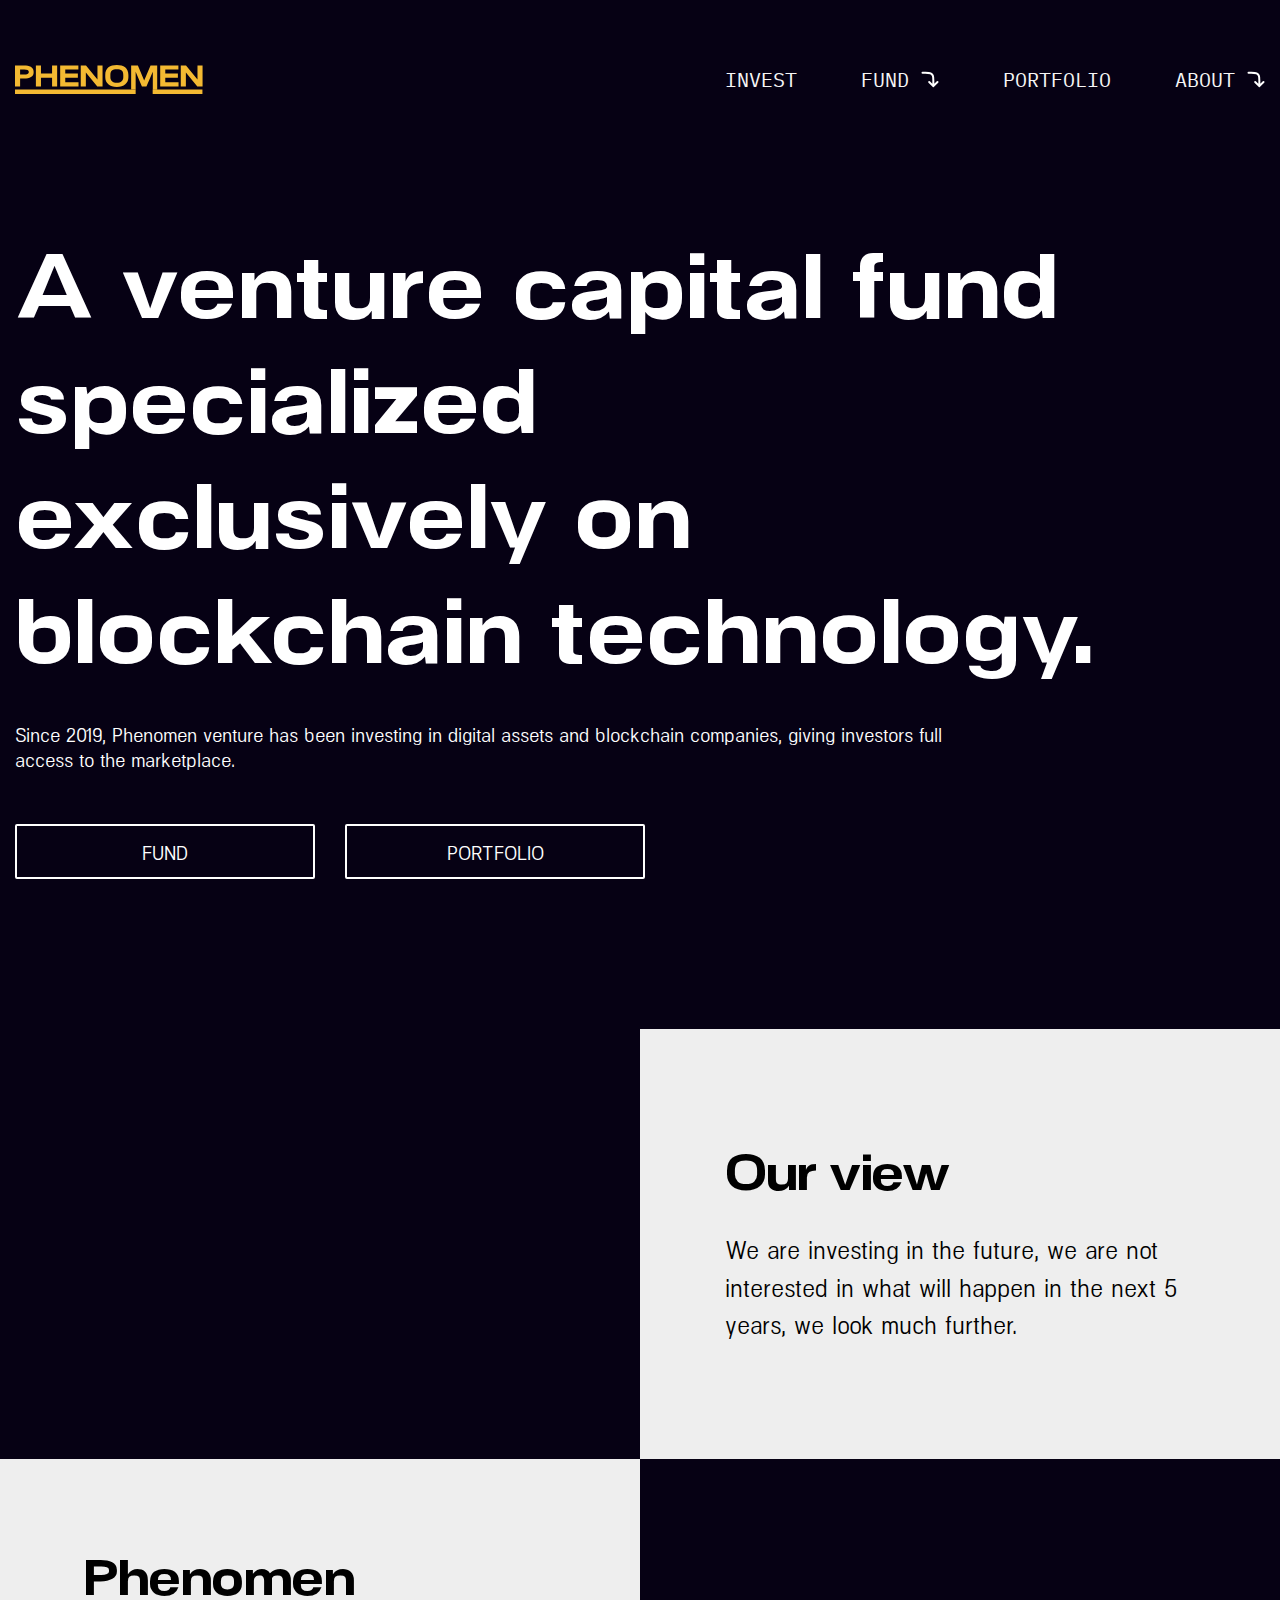
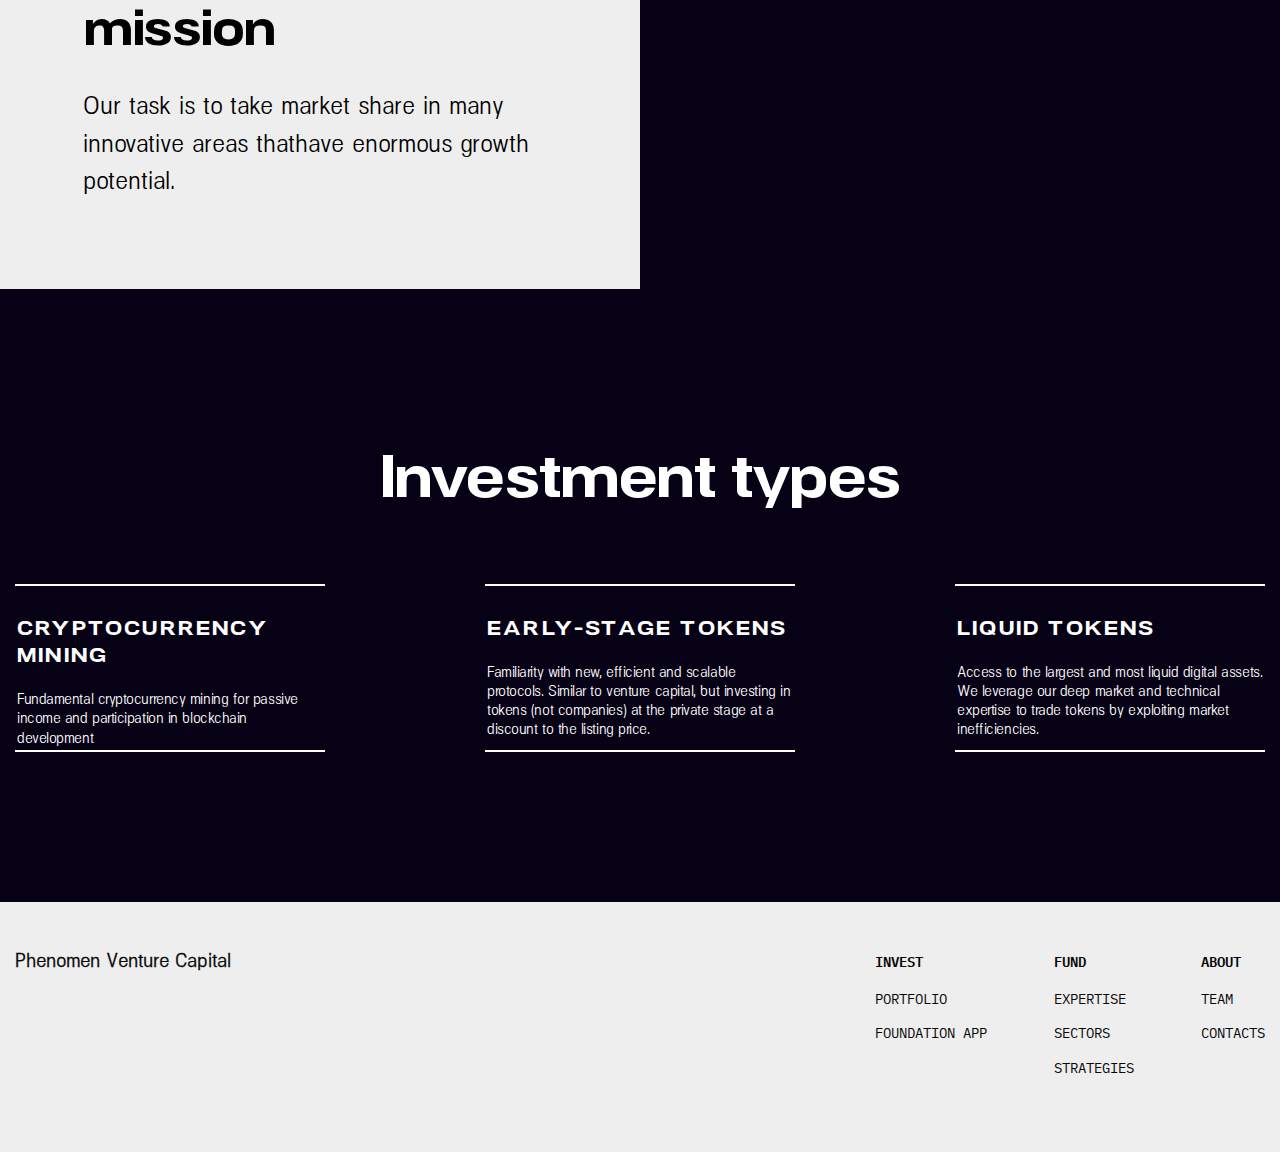
<file: index.html>
<!DOCTYPE html>
<html lang="en">
  <head>
    <meta charset="UTF-8" />
    <meta http-equiv="X-UA-Compatible" content="IE=edge" />
    <meta name="viewport" content="width=device-width, initial-scale=1.0" />
    <title>PHENOMEN</title>
    <link
      type="image/x-icon"
      rel="shortcut icon"
      href="../favicon/favicon.ico"
    />
    <link rel="stylesheet" href="../css/fonts.css" />
    <link rel="stylesheet" href="../css/normalize-css.css" />
    <link rel="stylesheet" href="../css/header.css" />
    <link rel="stylesheet" href="./css/index.css" />
    <link rel="stylesheet" href="../css/footer.css" />
  </head>
  <!-- на body добавлять класс hide-overflow {overflow: hidden} -->
  <body>
    <div class="wrapper">
      <header class="header">
        <div class="header__container">
          <a href="../page-1/page-1.html" class="header__logo">
            <img
              src="../images/logo/phenomen-logo.svg"
              alt="Phenomen-logo"
              class="header__logo-link"
            />
          </a>

          <a href="#" class="burger__button"><span></span></a>

          <!-- на mobile-menu добавлять класс mobile-menu--active -->
          <div class="mobile-menu">
            <nav class="mobile-menu__nav">
              <ul class="mobile-menu__list">
                <li class="mobile-menu__item">
                  <a href="#" class="close-icon-menu"></a>
                </li>
                <li class="mobile-menu__item">
                  <a href="../page-3/page-3.html" class="mobile-menu__link"
                    >INVEST</a
                  >
                </li>
                <li class="mobile-menu__item">
                  <button
                    class="mobile-menu__link collapsible-button"
                    type="button"
                  >
                    FUND
                    <img
                      src="../images/arrow-down-black.svg"
                      alt="arrow"
                      class="header__link-arrow header__link-arrow-down"
                    />
                    <img
                      src="../images/arrow-up.svg"
                      alt="arrow"
                      class="header__link-arrow header__link-arrow-up"
                    />
                  </button>
                  <div class="mobile-menu__drop-down">
                    <a
                      href="../page-3/page-3.html"
                      class="mobile-menu__link drop-down"
                      >SECTORS</a
                    >
                    <a
                      href="../page-4/page-4.html"
                      class="mobile-menu__link drop-down"
                      >EXPERTISE</a
                    >
                    <a
                      href="../page-5/page-5.html"
                      class="mobile-menu__link drop-down"
                      >STRATEGIES</a
                    >
                  </div>
                </li>
                <li class="mobile-menu__item">
                  <a href="../page-6/page-6.html" class="mobile-menu__link"
                    >PORTFOLIO</a
                  >
                </li>
                <li class="mobile-menu__item">
                  <button
                    class="mobile-menu__link collapsible-button"
                    type="button"
                  >
                    ABOUT
                    <img
                      src="../images/arrow-down-black.svg"
                      alt="arrow"
                      class="header__link-arrow header__link-arrow-down"
                    />
                    <img
                      src="../images/arrow-up.svg"
                      alt="arrow"
                      class="header__link-arrow header__link-arrow-up"
                    />
                  </button>
                  <div class="mobile-menu__drop-down">
                    <a
                      href="../page-7/page-7.html"
                      class="mobile-menu__link drop-down"
                      >TEAM</a
                    >
                    <a
                      href="../page-8/page-8.html"
                      class="mobile-menu__link drop-down"
                      >CONTACTS</a
                    >
                  </div>
                </li>
              </ul>
            </nav>
          </div>

          <nav class="header__nav">
            <ul class="header__list">
              <li class="header__list-item">
                <a href="../page-2/page-2.html" class="header__link">INVEST</a>
              </li>
              <li class="header__list-item">
                <div class="header__list-item-arrow">
                  <a href="#" class="header__link">FUND</a>
                  <img
                    src="../images/arrow-down.svg"
                    alt="arrow"
                    class="header__link-arrow header__link-arrow-down"
                  />
                  <img
                    src="../images/arrow-up.svg"
                    alt="arrow"
                    class="header__link-arrow header__link-arrow-up"
                  />
                </div>
                <!-- выпадающее меню -->
                <ul class="menu__options menu__options-fund">
                  <li class="menu__option">
                    <a href="../page-3/page-3.html" class="menu__option-link"
                      >SECTORS</a
                    >
                  </li>
                  <li class="menu__option">
                    <a href="../page-4/page-4.html" class="menu__option-link"
                      >EXPERTISE</a
                    >
                  </li>
                  <li class="menu__option">
                    <a href="../page-5/page-5.html" class="menu__option-link"
                      >STRATEGIES</a
                    >
                  </li>
                </ul>
              </li>
              <li class="header__list-item">
                <a href="../page-6/page-6.html" class="header__link"
                  >PORTFOLIO</a
                >
              </li>
              <li class="header__list-item">
                <div class="header__list-item-arrow">
                  <a href="#" class="header__link">ABOUT</a>
                  <img
                    src="../images/arrow-down.svg"
                    alt="arrow"
                    class="header__link-arrow header__link-arrow-down"
                  />
                  <img
                    src="../images/arrow-up.svg"
                    alt="arrow"
                    class="header__link-arrow header__link-arrow-up"
                  />
                </div>
                <!-- выпадающее меню -->
                <ul class="menu__options menu__options-about">
                  <li class="menu__option">
                    <a
                      href="../page-7-popup/page-7-popup.html"
                      class="menu__option-link"
                      >TEAM</a
                    >
                  </li>
                  <li class="menu__option">
                    <a href="../page-8/page-8.html" class="menu__option-link"
                      >CONTACTS</a
                    >
                  </li>
                </ul>
              </li>
            </ul>
          </nav>
        </div>
      </header>

      <main class="main">
        <section class="main__container">
          <h1 class="main__title">
            A venture capital fund specialized exclusively on blockchain
            technology.
          </h1>
          <p class="main__desc">
            Since 2019, Phenomen venture has been investing in digital assets
            and blockchain companies, giving investors full access to the
            marketplace.
          </p>
          <nav class="main__nav">
            <a class="main__link" href="#">FUND</a>
            <a class="main__link" href="../page-6/page-6.html">PORTFOLIO</a>
          </nav>
        </section>

        <section class="checkerboard">
          <div class="checkerboard__block">
            <div class="checkerboard__article checkerboard__article-right">
              <h2 class="checkerboard__article-title">Our view</h2>
              <p class="checkerboard__article-desc">
                We are investing in the future, we are not interested in what
                will happen in the next 5 years, we look much further.
              </p>
            </div>
          </div>
          <div class="checkerboard__block">
            <div class="checkerboard__article checkerboard__article-left">
              <h2 class="checkerboard__article-title">Phenomen mission</h2>
              <p class="checkerboard__article-desc">
                Our task is to take market share in many innovative areas
                thathave enormous growth potential.
              </p>
            </div>
          </div>
        </section>

        <section class="investment__container">
          <h2 class="investment__container-title">Investment types</h2>
          <ul class="investment__types">
            <li class="investment__type">
              <div class="text__type">
                <h3 class="investment__type-title">CRYPTOCURRENCY MINING</h3>
                <p class="investment__type-desc">
                  Fundamental cryptocurrency mining for passive income and
                  participation in blockchain development
                </p>
              </div>
            </li>
            <li class="investment__type">
              <div class="text__type">
                <h3 class="investment__type-title">EARLY-STAGE TOKENS</h3>
                <p class="investment__type-desc">
                  Familiarity with new, efficient and scalable protocols.
                  Similar to venture capital, but investing in tokens (not
                  companies) at the private stage at a discount to the listing
                  price.
                </p>
              </div>
            </li>
            <li class="investment__type">
              <div class="text__type">
                <h3 class="investment__type-title">LIQUID TOKENS</h3>
                <p class="investment__type-desc short">
                  Access to the largest and most liquid digital assets. We
                  leverage our deep market and technical expertise to trade
                  tokens by exploiting market inefficiencies.
                </p>
              </div>
            </li>
          </ul>
        </section>
      </main>

      <footer class="footer">
        <section class="footer__container">
          <h2 class="footer__title">Phenomen Venture Capital</h2>
          <nav class="footer__nav">
            <ul class="footer__nav-item-list">
              <li class="footer__nav-item">
                <h4 class="footer__nav-item-title">INVEST</h4>
              </li>
              <li class="footer__nav-item">
                <a href="../page-6/page-6.html" class="footer__link"
                  >PORTFOLIO</a
                >
              </li>
              <li class="footer__nav-item">
                <a
                  href="https://play.google.com/store/games?hl=ru&gl=US"
                  class="footer__link"
                  >FOUNDATION APP</a
                >
              </li>
            </ul>
            <ul class="footer__nav-item-list">
              <li class="footer__nav-item">
                <h4 class="footer__nav-item-title">FUND</h4>
              </li>
              <li class="footer__nav-item">
                <a href="../page-4/page-4.html" class="footer__link"
                  >EXPERTISE</a
                >
              </li>
              <li class="footer__nav-item">
                <a href="../page-3/page-3.html" class="footer__link">SECTORS</a>
              </li>
              <li class="footer__nav-item">
                <a href="../page-5/page-5.html" class="footer__link"
                  >STRATEGIES</a
                >
              </li>
            </ul>
            <ul class="footer__nav-item-list">
              <li class="footer__nav-item">
                <h4 class="footer__nav-item-title">ABOUT</h4>
              </li>
              <li class="footer__nav-item">
                <a href="../page-7/page-7.html" class="footer__link">TEAM</a>
              </li>
              <li class="footer__nav-item">
                <a href="../page-8/page-8.html" class="footer__link"
                  >CONTACTS</a
                >
              </li>
            </ul>
          </nav>
        </section>
      </footer>
    </div>
    <script src="../js/mobile-menu.js"></script>
  </body>
</html>
</file>
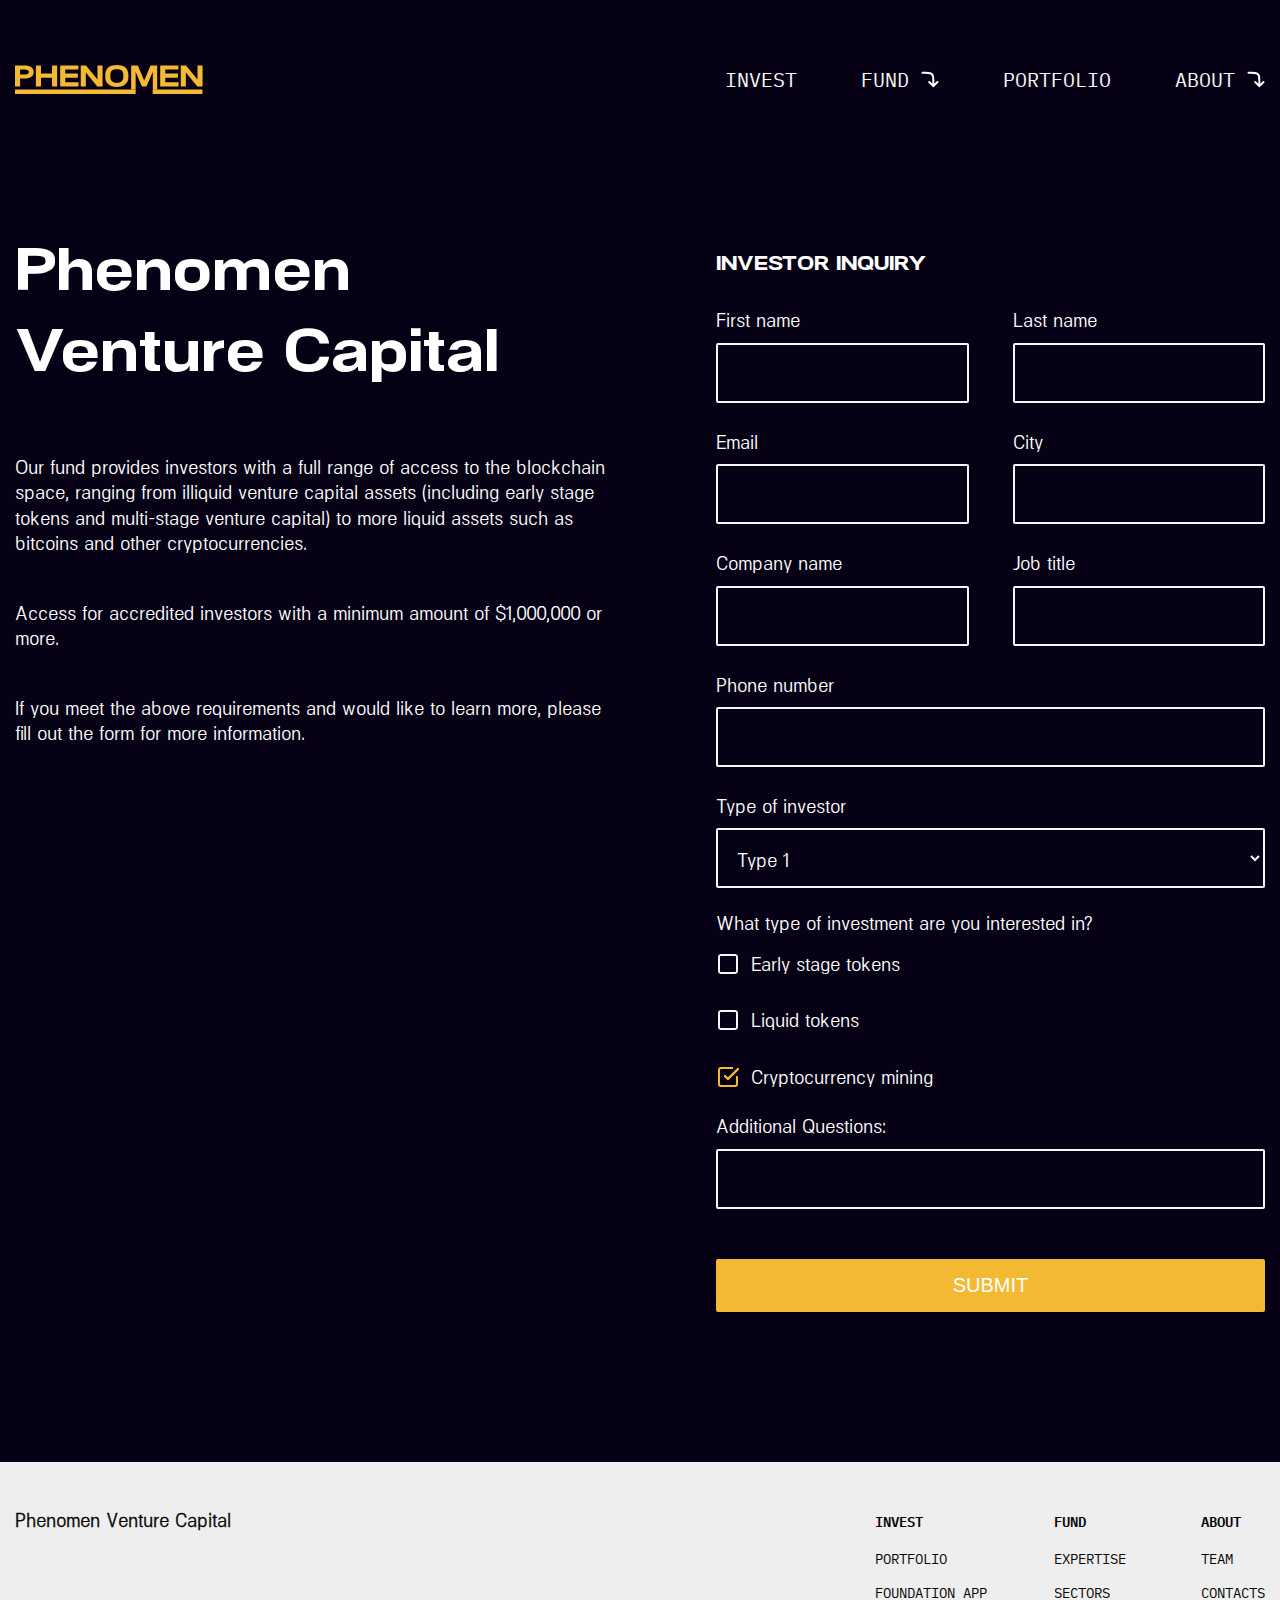
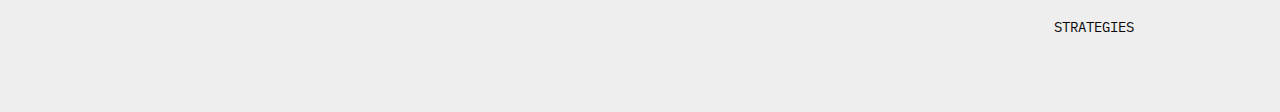
<file: page-2/page-2.html>
<!DOCTYPE html>
<html lang="en">
  <head>
    <meta charset="UTF-8" />
    <meta http-equiv="X-UA-Compatible" content="IE=edge" />
    <meta name="viewport" content="width=device-width, initial-scale=1.0" />
    <title>PHENOMEN</title>
    <link
      type="image/x-icon"
      rel="shortcut icon"
      href="../favicon/favicon.ico"
    />
    <link rel="stylesheet" href="../css/fonts.css" />
    <link rel="stylesheet" href="../css/normalize-css.css" />
    <link rel="stylesheet" href="../css/header.css" />
    <link rel="stylesheet" href="./style-2.css" />
    <link rel="stylesheet" href="../css/footer.css" />
  </head>
  <!-- на body добавлять класс hide-overflow {overflow: hidden} -->
  <body>
    <div class="wrapper">
      <header class="header">
        <div class="header__container">
          <a href="../page-1/page-1.html" class="header__logo">
            <img
              src="../images/logo/phenomen-logo.svg"
              alt="Phenomen-logo"
              class="header__logo-link"
            />
          </a>

          <a href="#" class="burger__button"><span></span></a>

          <!-- на mobile-menu добавлять класс mobile-menu--active -->
          <div class="mobile-menu">
            <nav class="mobile-menu__nav">
              <ul class="mobile-menu__list">
                <li class="mobile-menu__item">
                  <a href="#" class="close-icon-menu"></a>
                </li>
                <li class="mobile-menu__item">
                  <a href="../page-3/page-3.html" class="mobile-menu__link"
                    >INVEST</a
                  >
                </li>
                <li class="mobile-menu__item">
                  <button
                    class="mobile-menu__link collapsible-button"
                    type="button"
                  >
                    FUND
                    <img
                      src="../images/arrow-down-black.svg"
                      alt="arrow"
                      class="header__link-arrow header__link-arrow-down"
                    />
                    <img
                      src="../images/arrow-up.svg"
                      alt="arrow"
                      class="header__link-arrow header__link-arrow-up"
                    />
                  </button>
                  <div class="mobile-menu__drop-down">
                    <a
                      href="../page-3/page-3.html"
                      class="mobile-menu__link drop-down"
                      >SECTORS</a
                    >
                    <a
                      href="../page-4/page-4.html"
                      class="mobile-menu__link drop-down"
                      >EXPERTISE</a
                    >
                    <a
                      href="../page-5/page-5.html"
                      class="mobile-menu__link drop-down"
                      >STRATEGIES</a
                    >
                  </div>
                </li>
                <li class="mobile-menu__item">
                  <a href="../page-6/page-6.html" class="mobile-menu__link"
                    >PORTFOLIO</a
                  >
                </li>
                <li class="mobile-menu__item">
                  <button
                    class="mobile-menu__link collapsible-button"
                    type="button"
                  >
                    ABOUT
                    <img
                      src="../images/arrow-down-black.svg"
                      alt="arrow"
                      class="header__link-arrow header__link-arrow-down"
                    />
                    <img
                      src="../images/arrow-up.svg"
                      alt="arrow"
                      class="header__link-arrow header__link-arrow-up"
                    />
                  </button>
                  <div class="mobile-menu__drop-down">
                    <a
                      href="../page-7/page-7.html"
                      class="mobile-menu__link drop-down"
                      >TEAM</a
                    >
                    <a
                      href="../page-8/page-8.html"
                      class="mobile-menu__link drop-down"
                      >CONTACTS</a
                    >
                  </div>
                </li>
              </ul>
            </nav>
          </div>

          <nav class="header__nav">
            <ul class="header__list">
              <li class="header__list-item">
                <a href="../page-2/page-2.html" class="header__link">INVEST</a>
              </li>
              <li class="header__list-item">
                <div class="header__list-item-arrow">
                  <a href="#" class="header__link">FUND</a>
                  <img
                    src="../images/arrow-down.svg"
                    alt="arrow"
                    class="header__link-arrow header__link-arrow-down"
                  />
                  <img
                    src="../images/arrow-up.svg"
                    alt="arrow"
                    class="header__link-arrow header__link-arrow-up"
                  />
                </div>
                <!-- выпадающее меню -->
                <ul class="menu__options menu__options-fund">
                  <li class="menu__option">
                    <a href="../page-3/page-3.html" class="menu__option-link"
                      >SECTORS</a
                    >
                  </li>
                  <li class="menu__option">
                    <a href="../page-4/page-4.html" class="menu__option-link"
                      >EXPERTISE</a
                    >
                  </li>
                  <li class="menu__option">
                    <a href="../page-5/page-5.html" class="menu__option-link"
                      >STRATEGIES</a
                    >
                  </li>
                </ul>
              </li>
              <li class="header__list-item">
                <a href="../page-6/page-6.html" class="header__link"
                  >PORTFOLIO</a
                >
              </li>
              <li class="header__list-item">
                <div class="header__list-item-arrow">
                  <a href="#" class="header__link">ABOUT</a>
                  <img
                    src="../images/arrow-down.svg"
                    alt="arrow"
                    class="header__link-arrow header__link-arrow-down"
                  />
                  <img
                    src="../images/arrow-up.svg"
                    alt="arrow"
                    class="header__link-arrow header__link-arrow-up"
                  />
                </div>
                <!-- выпадающее меню -->
                <ul class="menu__options menu__options-about">
                  <li class="menu__option">
                    <a
                      href="../page-7-popup/page-7-popup.html"
                      class="menu__option-link"
                      >TEAM</a
                    >
                  </li>
                  <li class="menu__option">
                    <a href="../page-8/page-8.html" class="menu__option-link"
                      >CONTACTS</a
                    >
                  </li>
                </ul>
              </li>
            </ul>
          </nav>
        </div>
      </header>

      <main class="main">
        <section class="main__container">
          <div class="venture-capital">
            <h1 class="venture-capital__title">Phenomen Venture Capital</h1>
            <ul class="venture-capital__desc-list">
              <li class="venture-capital__desc">
                Our fund provides investors with a full range of access to the
                blockchain space, ranging from illiquid venture capital assets
                (including early stage tokens and multi-stage venture capital)
                to more liquid assets such as bitcoins and other
                cryptocurrencies.
              </li>
              <li class="venture-capital__desc">
                Access for accredited investors with a minimum amount of
                $1,000,000 or more.
              </li>
              <li class="venture-capital__desc">
                If you meet the above requirements and would like to learn more,
                please fill out the form for more information.
              </li>
            </ul>
          </div>
          <div class="inquiry">
            <h2 class="inquiry__title">INVESTOR INQUIRY</h2>
            <form class="reg-form" id="form" name="form">
              <div class="reg-form__elements">
                <!-- First name -->
                <div class="reg-form__elements-block">
                  <fieldset class="reg-form__element">
                    <label class="reg-form__label" for="first-name"
                      >First name</label
                    >
                    <input
                      id="first-name"
                      name="first-name"
                      type="text"
                      required
                    />
                  </fieldset>
                  <!-- Last name -->
                  <fieldset class="reg-form__element">
                    <label class="reg-form__label" for="last-name"
                      >Last name</label
                    >
                    <input
                      id="last-name"
                      name="last-name"
                      type="text"
                      required
                    />
                  </fieldset>
                </div>
                <div class="reg-form__elements-block">
                  <!-- Email -->
                  <fieldset class="reg-form__element">
                    <label class="reg-form__label" for="email">Email</label>
                    <input id="email" name="email" type="email" required />
                  </fieldset>
                  <!-- City -->
                  <fieldset class="reg-form__element">
                    <label class="reg-form__label" for="city">City</label>
                    <input id="city" name="city" type="text" required />
                  </fieldset>
                </div>
                <div class="reg-form__elements-block">
                  <!-- Company name -->
                  <fieldset class="reg-form__element">
                    <label class="reg-form__label" for="company"
                      >Company name</label
                    >
                    <input id="company" name="company" type="text" required />
                  </fieldset>
                  <!-- Job title -->
                  <fieldset class="reg-form__element">
                    <label class="reg-form__label" for="job-title"
                      >Job title</label
                    >
                    <input
                      id="job-title"
                      name="job-title"
                      type="text"
                      required
                    />
                  </fieldset>
                </div>
              </div>
              <!-- Phone number -->
              <fieldset class="reg-form__element">
                <label class="reg-form__label" for="phone-number"
                  >Phone number</label
                >
                <input
                  id="phone-number"
                  name="phone-number"
                  type="tel"
                  required
                />
              </fieldset>
              <!-- Type of investor -->
              <fieldset class="reg-form__element">
                <label class="reg-form__label" for="investor"
                  >Type of investor</label
                >
                <select
                  class="select"
                  id="investor"
                  name="investor"
                  required
                  autofocus
                >
                  <option >Type 1</option>
                  <option >Type 2</option>
                  <option >Type 3</option>
                </select>
              </fieldset>
              <!-- What type of investment are you interested in? -->
              <fieldset class="reg-form__element-checkbox">
                <h3 class="reg-form__label-checkbox-title">
                  What type of investment are you interested in?
                </h3>

                <label class="reg-form__label reg-form__label-checkbox">
                  <input type="checkbox" name="a" value="Early stage tokens" />
                  <span>Early stage tokens</span>
                </label>

                <label class="reg-form__label reg-form__label-checkbox">
                  <input type="checkbox" name="b" value="Liquid tokens" />
                  <span>Liquid tokens</span>
                </label>

                <label class="reg-form__label reg-form__label-checkbox">
                  <input
                    type="checkbox"
                    name="c"
                    value="Cryptocurrency mining"
                    checked
                  />
                  <span>Cryptocurrency mining</span>
                </label>
              </fieldset>
              <!-- Additional Questions -->
              <fieldset class="reg-form__element">
                <label class="reg-form__label" for="questions"
                  >Additional Questions:</label
                >
                <input id="questions" name="questions" type="text" required />
              </fieldset>
              <!-- Submit -->
              <fieldset class="reg-form__element">
                <button class="reg-form__submit" type="submit">SUBMIT</button>
              </fieldset>
            </form>
          </div>
        </section>
      </main>

      <footer class="footer">
        <section class="footer__container">
          <h2 class="footer__title">Phenomen Venture Capital</h2>
          <div class="footer__nav">
            <ul class="footer__nav-item-list">
              <li class="footer__nav-item">
                <h4 class="footer__nav-item-title">INVEST</h4>
              </li>
              <li class="footer__nav-item">
                <a href="#" class="footer__link">PORTFOLIO</a>
              </li>
              <li class="footer__nav-item">
                <a href="#" class="footer__link">FOUNDATION APP</a>
              </li>
            </ul>
            <ul class="footer__nav-item-list">
              <li class="footer__nav-item">
                <h4 class="footer__nav-item-title">FUND</h4>
              </li>
              <li class="footer__nav-item">
                <a href="#" class="footer__link">EXPERTISE</a>
              </li>
              <li class="footer__nav-item">
                <a href="#" class="footer__link">SECTORS</a>
              </li>
              <li class="footer__nav-item">
                <a href="#" class="footer__link">STRATEGIES</a>
              </li>
            </ul>
            <ul class="footer__nav-item-list">
              <li class="footer__nav-item">
                <h4 class="footer__nav-item-title">ABOUT</h4>
              </li>
              <li class="footer__nav-item">
                <a href="#" class="footer__link">TEAM</a>
              </li>
              <li class="footer__nav-item">
                <a href="#" class="footer__link">CONTACTS</a>
              </li>
            </ul>
          </div>
        </section>
      </footer>
    </div>
    <script src="../js/mobile-menu.js"></script>
  </body>
</html>
</file>
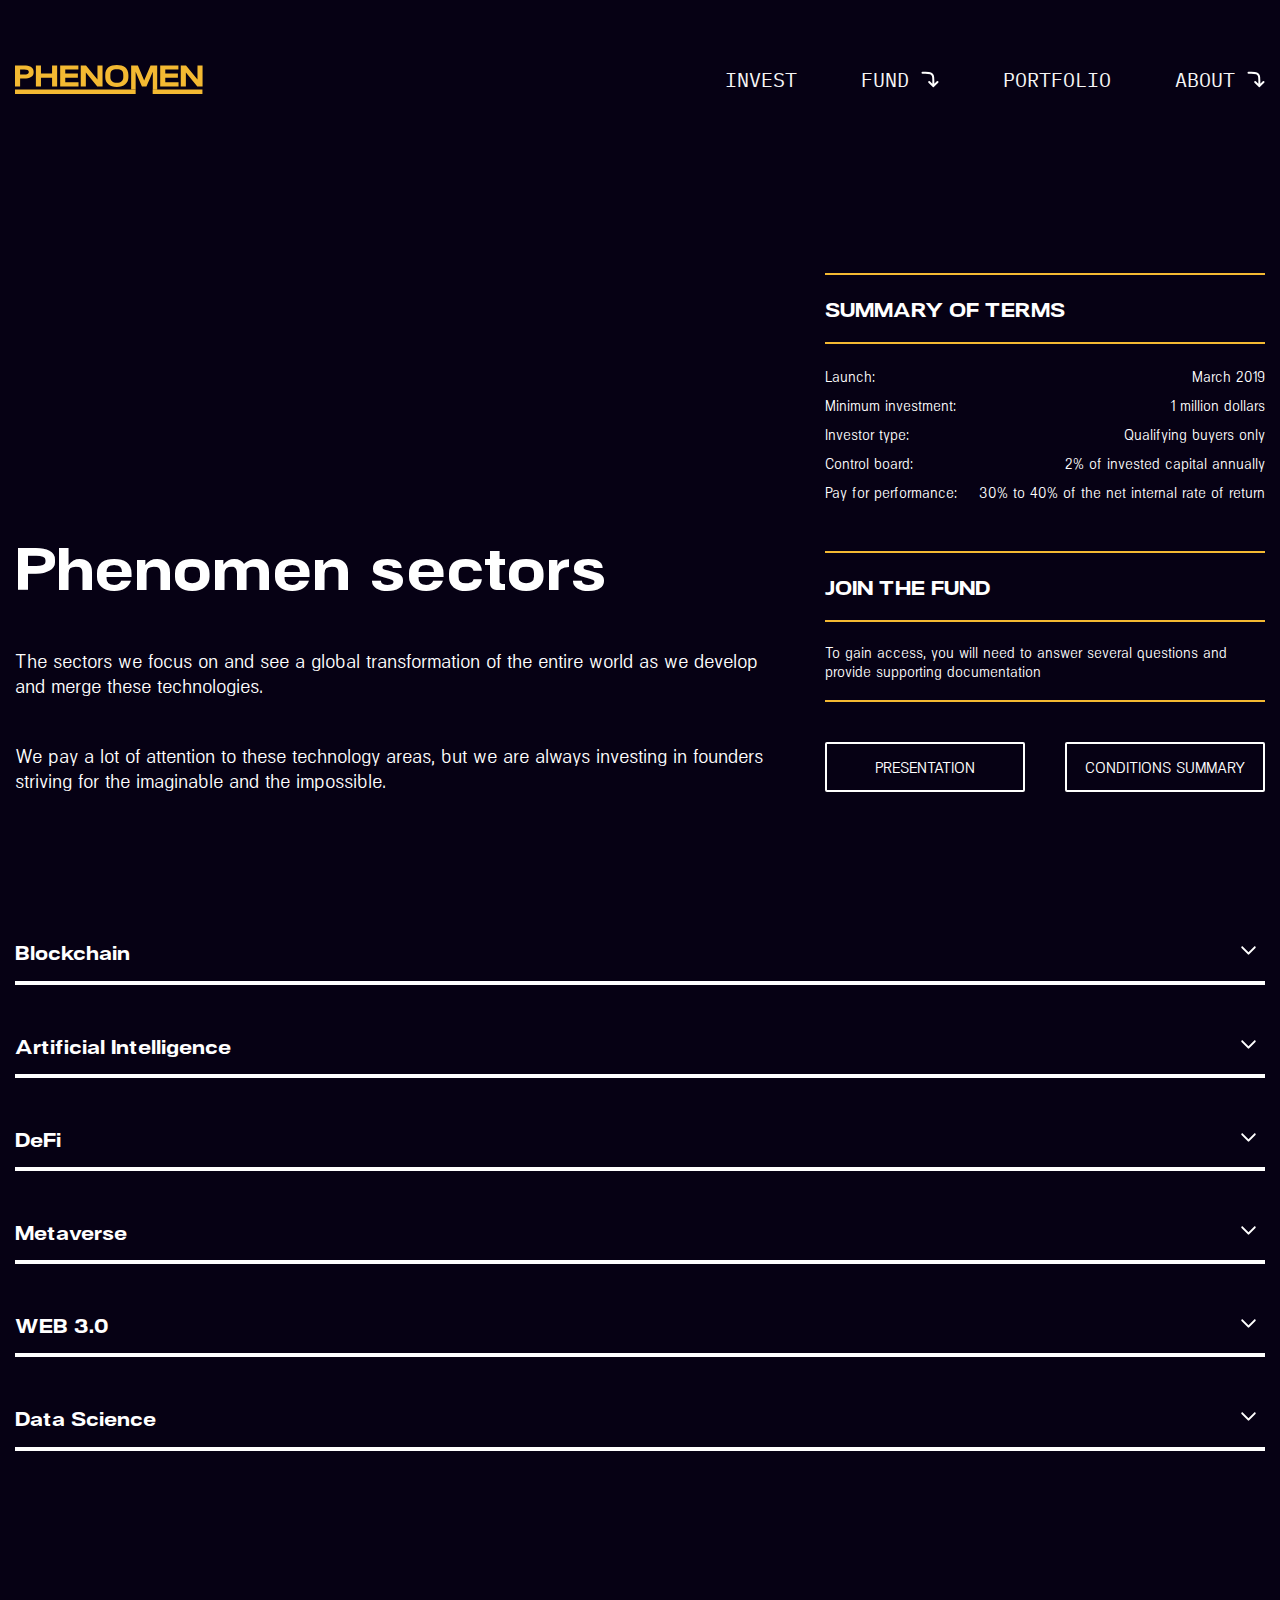
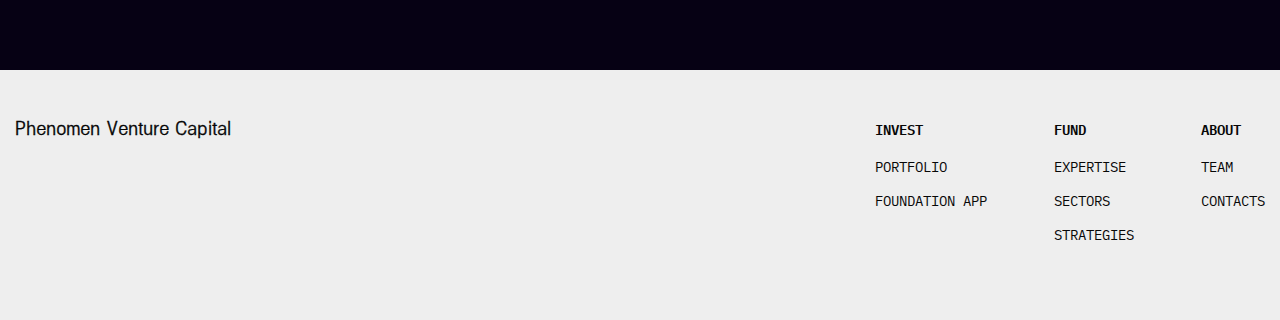
<file: page-3/page-3.html>
<!DOCTYPE html>
<html lang="en">
  <head>
    <meta charset="UTF-8" />
    <meta http-equiv="X-UA-Compatible" content="IE=edge" />
    <meta name="viewport" content="width=device-width, initial-scale=1.0" />
    <title>PHENOMEN</title>
    <link
      type="image/x-icon"
      rel="shortcut icon"
      href="../favicon/favicon.ico"
    />
    <link rel="stylesheet" href="../css/fonts.css" />
    <link rel="stylesheet" href="../css/normalize-css.css" />
    <link rel="stylesheet" href="../css/header.css" />
    <link rel="stylesheet" href="./style-3.css" />
    <link rel="stylesheet" href="../css/footer.css" />
  </head>
  <!-- на body добавлять класс hide-overflow {overflow: hidden} -->
  <body>
    <div class="wrapper">
      <header class="header">
        <div class="header__container">
          <a href="../page-1/page-1.html" class="header__logo">
            <img
              src="../images/logo/phenomen-logo.svg"
              alt="Phenomen-logo"
              class="header__logo-link"
            />
          </a>

          <a href="#" class="burger__button"><span></span></a>

          <!-- на mobile-menu добавлять класс mobile-menu--active -->
          <div class="mobile-menu">
            <nav class="mobile-menu__nav">
              <ul class="mobile-menu__list">
                <li class="mobile-menu__item">
                  <a href="#" class="close-icon-menu"></a>
                </li>
                <li class="mobile-menu__item">
                  <a href="../page-3/page-3.html" class="mobile-menu__link"
                    >INVEST</a
                  >
                </li>
                <li class="mobile-menu__item">
                  <button
                    class="mobile-menu__link collapsible-button"
                    type="button"
                  >
                    FUND
                    <img
                      src="../images/arrow-down-black.svg"
                      alt="arrow"
                      class="header__link-arrow header__link-arrow-down"
                    />
                    <img
                      src="../images/arrow-up.svg"
                      alt="arrow"
                      class="header__link-arrow header__link-arrow-up"
                    />
                  </button>
                  <div class="mobile-menu__drop-down">
                    <a
                      href="../page-3/page-3.html"
                      class="mobile-menu__link drop-down"
                      >SECTORS</a
                    >
                    <a
                      href="../page-4/page-4.html"
                      class="mobile-menu__link drop-down"
                      >EXPERTISE</a
                    >
                    <a
                      href="../page-5/page-5.html"
                      class="mobile-menu__link drop-down"
                      >STRATEGIES</a
                    >
                  </div>
                </li>
                <li class="mobile-menu__item">
                  <a href="../page-6/page-6.html" class="mobile-menu__link"
                    >PORTFOLIO</a
                  >
                </li>
                <li class="mobile-menu__item">
                  <button
                    class="mobile-menu__link collapsible-button"
                    type="button"
                  >
                    ABOUT
                    <img
                      src="../images/arrow-down-black.svg"
                      alt="arrow"
                      class="header__link-arrow header__link-arrow-down"
                    />
                    <img
                      src="../images/arrow-up.svg"
                      alt="arrow"
                      class="header__link-arrow header__link-arrow-up"
                    />
                  </button>
                  <div class="mobile-menu__drop-down">
                    <a
                      href="../page-7/page-7.html"
                      class="mobile-menu__link drop-down"
                      >TEAM</a
                    >
                    <a
                      href="../page-8/page-8.html"
                      class="mobile-menu__link drop-down"
                      >CONTACTS</a
                    >
                  </div>
                </li>
              </ul>
            </nav>
          </div>

          <nav class="header__nav">
            <ul class="header__list">
              <li class="header__list-item">
                <a href="../page-2/page-2.html" class="header__link">INVEST</a>
              </li>
              <li class="header__list-item">
                <div class="header__list-item-arrow">
                  <a href="#" class="header__link">FUND</a>
                  <img
                    src="../images/arrow-down.svg"
                    alt="arrow"
                    class="header__link-arrow header__link-arrow-down"
                  />
                  <img
                    src="../images/arrow-up.svg"
                    alt="arrow"
                    class="header__link-arrow header__link-arrow-up"
                  />
                </div>
                <!-- выпадающее меню -->
                <ul class="menu__options menu__options-fund">
                  <div class="triangle"></div>
                  <li class="menu__option">
                    <a href="../page-3/page-3.html" class="menu__option-link"
                      >SECTORS</a
                    >
                  </li>
                  <li class="menu__option">
                    <a href="../page-4/page-4.html" class="menu__option-link"
                      >EXPERTISE</a
                    >
                  </li>
                  <li class="menu__option">
                    <a href="../page-5/page-5.html" class="menu__option-link"
                      >STRATEGIES</a
                    >
                  </li>
                </ul>
              </li>
              <li class="header__list-item">
                <a href="../page-6/page-6.html" class="header__link"
                  >PORTFOLIO</a
                >
              </li>
              <li class="header__list-item">
                <div class="header__list-item-arrow">
                  <a href="#" class="header__link">ABOUT</a>
                  <img
                    src="../images/arrow-down.svg"
                    alt="arrow"
                    class="header__link-arrow header__link-arrow-down"
                  />
                  <img
                    src="../images/arrow-up.svg"
                    alt="arrow"
                    class="header__link-arrow header__link-arrow-up"
                  />
                </div>
                <!-- выпадающее меню -->
                <ul class="menu__options menu__options-about">
                  <div class="triangle"></div>
                  <li class="menu__option">
                    <a
                      href="../page-7-popup/page-7-popup.html"
                      class="menu__option-link"
                      >TEAM</a
                    >
                  </li>
                  <li class="menu__option">
                    <a href="../page-8/page-8.html" class="menu__option-link"
                      >CONTACTS</a
                    >
                  </li>
                </ul>
              </li>
            </ul>
          </nav>
        </div>
      </header>

      <main class="main">
        <section class="sectors__container">
          <div class="sectors">
            <h1 class="sectors__head-title">Phenomen sectors</h1>
            <ul class="sectors__desc-list">
              <li class="sectors__desc">
                The sectors we focus on and see a global transformation of the
                entire world as we develop and merge these technologies.
              </li>
              <li class="sectors__desc">
                We pay a lot of attention to these technology areas, but we are
                always investing in founders striving for the imaginable and the
                impossible.
              </li>
            </ul>
          </div>
          <aside class="summary">
            <p class="summary__title">SUMMARY OF TERMS</p>

            <dl class="summare__list">
              <dt class="summary__item-key">Launch</dt>
              <dd class="summary__item-value">March 2019</dd>
              <dt class="summary__item-key">Minimum investment</dt>
              <dd class="summary__item-value">1 million dollars</dd>
              <dt class="summary__item-key">Investor type</dt>
              <dd class="summary__item-value">Qualifying buyers only</dd>
              <dt class="summary__item-key">Control board</dt>
              <dd class="summary__item-value">
                2% of invested capital annually
              </dd>
              <dt class="summary__item-key">Pay for performance</dt>
              <dd class="summary__item-value">
                30% to 40% of the net internal rate of return
              </dd>
            </dl>

            <p class="summary__title">JOIN THE FUND</p>
            <p class="summary__desk">
              To gain access, you will need to answer several questions and
              provide supporting documentation
            </p>
            <div class="summary__nav">
              <a class="summary__link" href="#">PRESENTATION</a>
              <a class="summary__link" href="#">CONDITIONS SUMMARY</a>
            </div>
          </aside>
        </section>

        <section class="faq__container">
          <div class="faq__item">
            <!-- 1 -->
            <button class="collapsible">Blockchain</button>
            <div class="content">
              <p>
                Lorem ipsum dolor sit amet, consectetur adipisicing elit, sed do
                eiusmod tempor incididunt ut labore et dolore magna aliqua. Ut
                enim ad minim veniam, quis nostrud exercitation ullamco laboris
                nisi ut aliquip ex ea commodo consequat.
              </p>
            </div>
            <!-- 2 -->
            <button class="collapsible">Artificial Intelligence</button>
            <div class="content">
              <p>
                Lorem ipsum dolor sit amet, consectetur adipisicing elit, sed do
                eiusmod tempor incididunt ut labore et dolore magna aliqua. Ut
                enim ad minim veniam, quis nostrud exercitation ullamco laboris
                nisi ut aliquip ex ea commodo consequat.
              </p>
            </div>
            <!-- 3 -->
            <button class="collapsible">DeFi</button>
            <div class="content">
              <p>
                Lorem ipsum dolor sit amet, consectetur adipisicing elit, sed do
                eiusmod tempor incididunt ut labore et dolore magna aliqua. Ut
                enim ad minim veniam, quis nostrud exercitation ullamco laboris
                nisi ut aliquip ex ea commodo consequat.
              </p>
            </div>
            <!-- 4 -->
            <button class="collapsible">Metaverse</button>
            <div class="content">
              <p>
                Lorem ipsum dolor sit amet, consectetur adipisicing elit, sed do
                eiusmod tempor incididunt ut labore et dolore magna aliqua. Ut
                enim ad minim veniam, quis nostrud exercitation ullamco laboris
                nisi ut aliquip ex ea commodo consequat.
              </p>
            </div>
            <!-- 5 -->
            <button class="collapsible">WEB 3.0</button>
            <div class="content">
              <p>
                Lorem ipsum dolor sit amet, consectetur adipisicing elit, sed do
                eiusmod tempor incididunt ut labore et dolore magna aliqua. Ut
                enim ad minim veniam, quis nostrud exercitation ullamco laboris
                nisi ut aliquip ex ea commodo consequat.
              </p>
            </div>
            <!-- 6 -->
            <button class="collapsible">Data Science</button>
            <div class="content">
              <p>
                Every day humanity generates about 2.5 quintillion bytes of
                different data. If data analytics answers questions about the
                past, Data Science literally looks to the future. With big data,
                applications are developed and models are created to better
                understand societies and their needs. Data science opens the
                door to the future.
              </p>
            </div>
          </div>
        </section>
      </main>

      <footer class="footer">
        <section class="footer__container">
          <h2 class="footer__title">Phenomen Venture Capital</h2>
          <nav class="footer__nav">
            <ul class="footer__nav-item-list">
              <li class="footer__nav-item">
                <h4 class="footer__nav-item-title">INVEST</h4>
              </li>
              <li class="footer__nav-item">
                <a href="#" class="footer__link">PORTFOLIO</a>
              </li>
              <li class="footer__nav-item">
                <a href="#" class="footer__link">FOUNDATION APP</a>
              </li>
            </ul>
            <ul class="footer__nav-item-list">
              <li class="footer__nav-item">
                <h4 class="footer__nav-item-title">FUND</h4>
              </li>
              <li class="footer__nav-item">
                <a href="#" class="footer__link">EXPERTISE</a>
              </li>
              <li class="footer__nav-item">
                <a href="#" class="footer__link">SECTORS</a>
              </li>
              <li class="footer__nav-item">
                <a href="#" class="footer__link">STRATEGIES</a>
              </li>
            </ul>
            <ul class="footer__nav-item-list">
              <li class="footer__nav-item">
                <h4 class="footer__nav-item-title">ABOUT</h4>
              </li>
              <li class="footer__nav-item">
                <a href="#" class="footer__link">TEAM</a>
              </li>
              <li class="footer__nav-item">
                <a href="#" class="footer__link">CONTACTS</a>
              </li>
            </ul>
          </nav>
        </section>
      </footer>
    </div>
    <script src="../js/collapsible.js"></script>
    <script src="../js/mobile-menu.js"></script>
  </body>
</html>
</file>
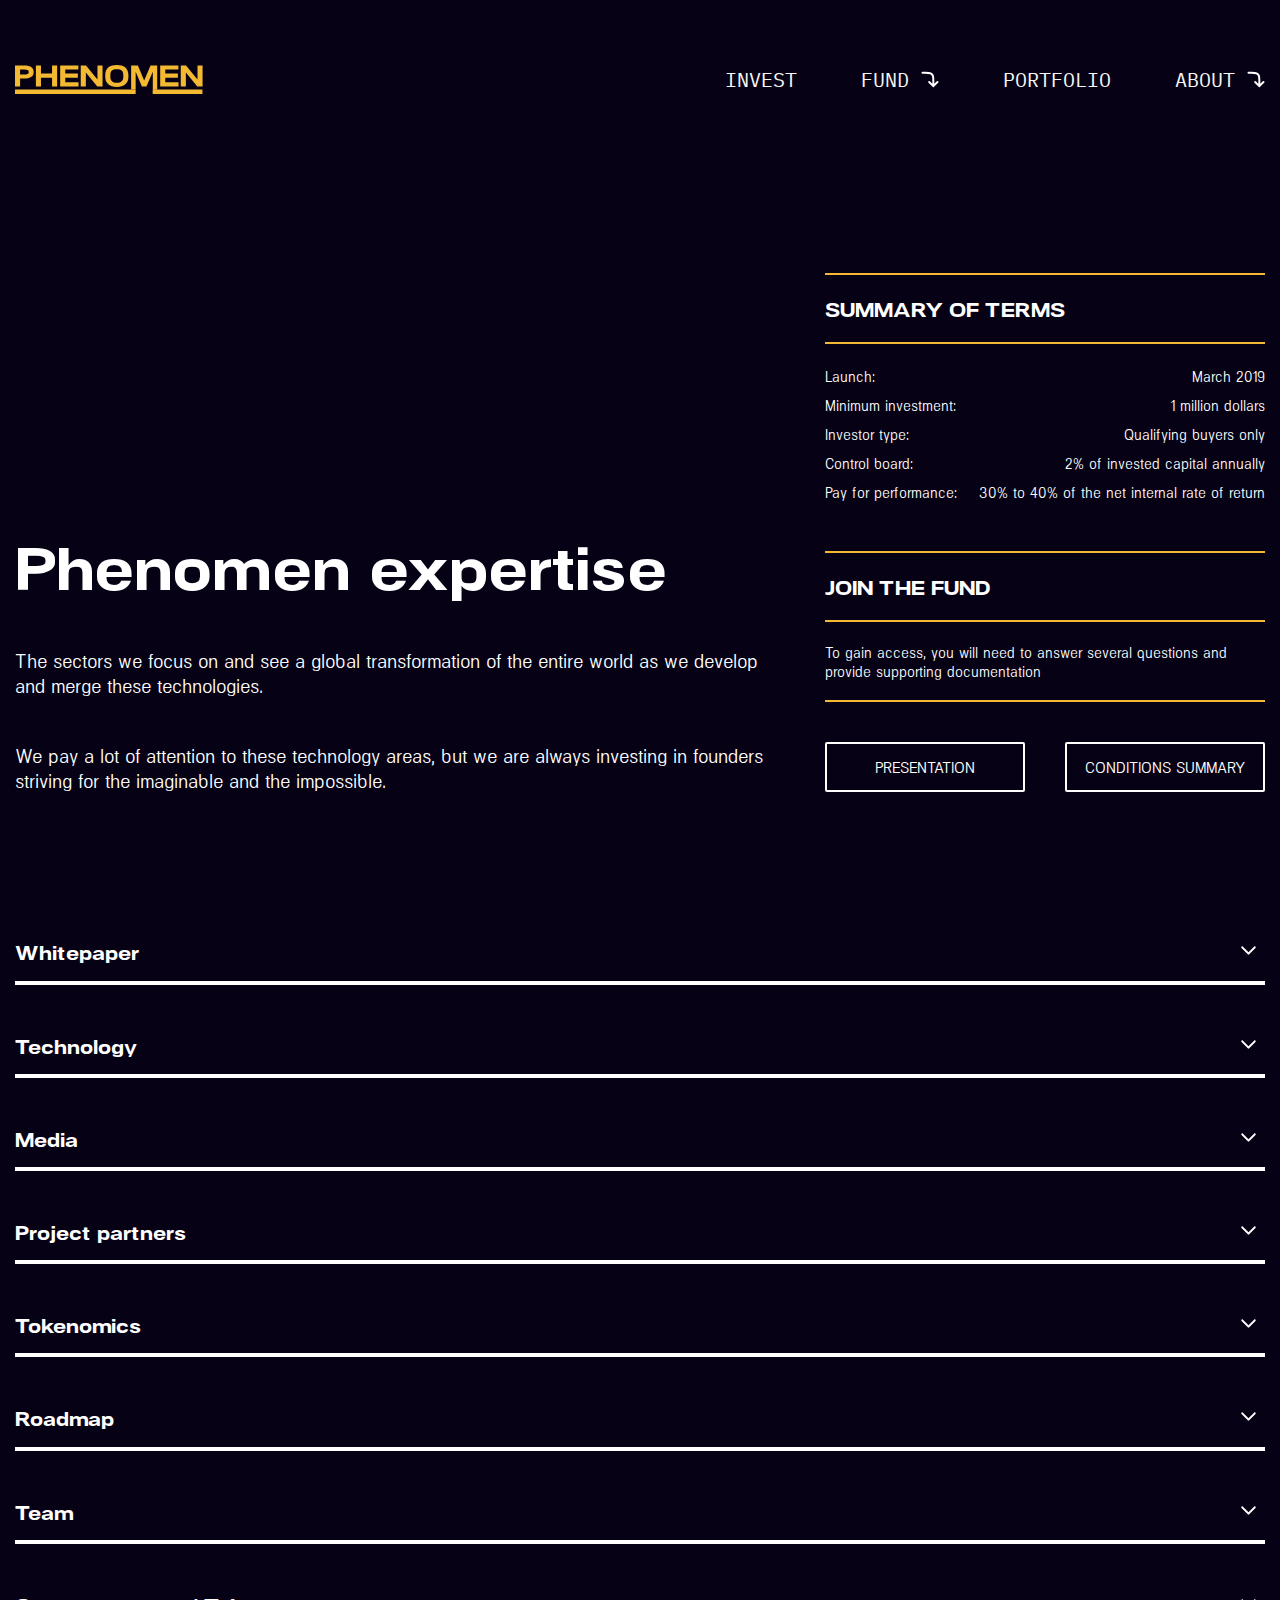
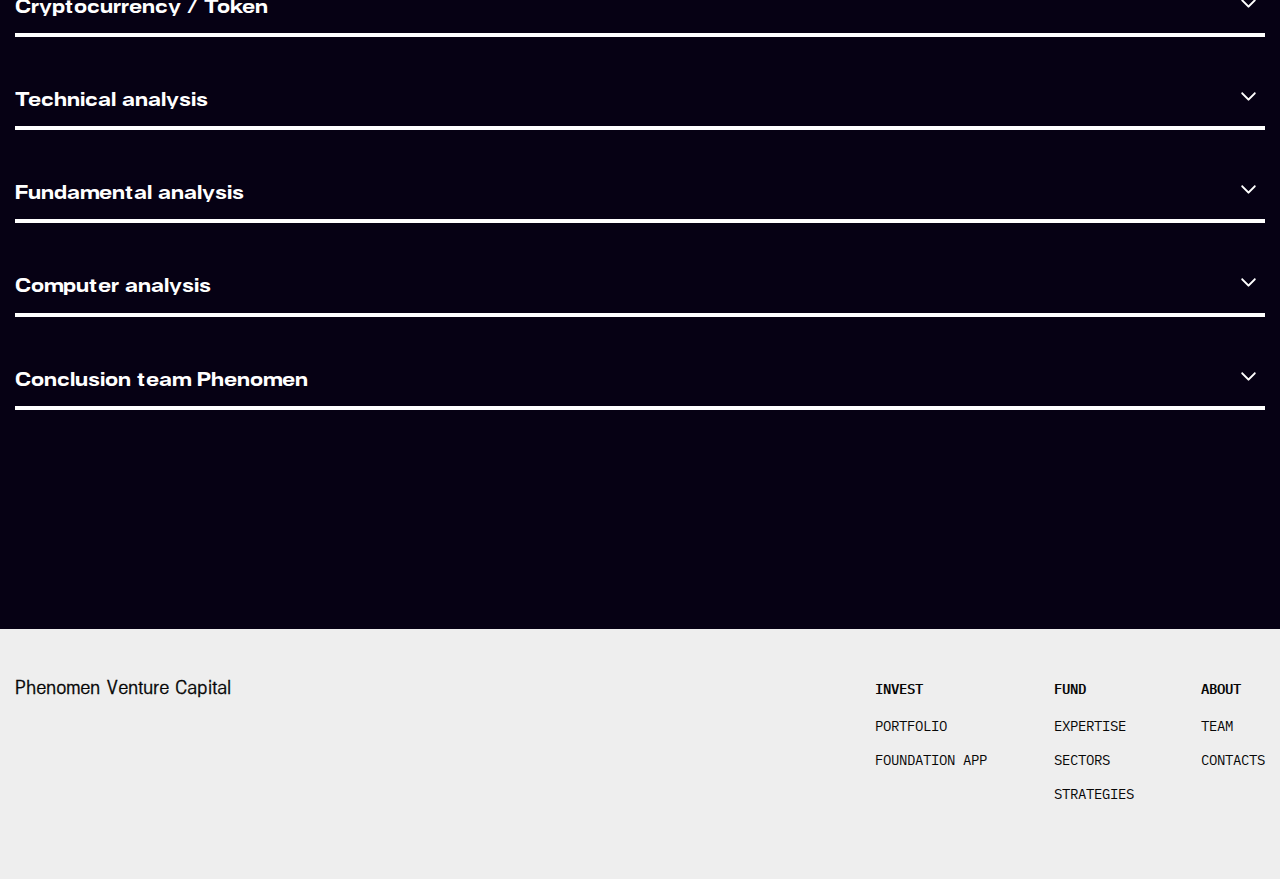
<file: page-4/page-4.html>
<!DOCTYPE html>
<html lang="en">
  <head>
    <meta charset="UTF-8" />
    <meta http-equiv="X-UA-Compatible" content="IE=edge" />
    <meta name="viewport" content="width=device-width, initial-scale=1.0" />
    <title>PHENOMEN</title>
    <link
      type="image/x-icon"
      rel="shortcut icon"
      href="../favicon/favicon.ico"
    />
    <link rel="stylesheet" href="../css/fonts.css" />
    <link rel="stylesheet" href="../css/normalize-css.css" />
    <link rel="stylesheet" href="../css/header.css" />
    <link rel="stylesheet" href="./style-4.css" />
    <link rel="stylesheet" href="../css/footer.css" />
  </head>
  <!-- на body добавлять класс hide-overflow {overflow: hidden} -->
  <body>
    <div class="wrapper">
      <header class="header">
        <div class="header__container">
          <a href="../page-1/page-1.html" class="header__logo">
            <img
              src="../images/logo/phenomen-logo.svg"
              alt="Phenomen-logo"
              class="header__logo-link"
            />
          </a>

          <a href="#" class="burger__button"><span></span></a>

          <!-- на mobile-menu добавлять класс mobile-menu--active -->
          <div class="mobile-menu">
            <nav class="mobile-menu__nav">
              <ul class="mobile-menu__list">
                <li class="mobile-menu__item">
                  <a href="#" class="close-icon-menu"></a>
                </li>
                <li class="mobile-menu__item">
                  <a href="../page-3/page-3.html" class="mobile-menu__link"
                    >INVEST</a
                  >
                </li>
                <li class="mobile-menu__item">
                  <button
                    class="mobile-menu__link collapsible-button"
                    type="button"
                  >
                    FUND
                    <img
                      src="../images/arrow-down-black.svg"
                      alt="arrow"
                      class="header__link-arrow header__link-arrow-down"
                    />
                    <img
                      src="../images/arrow-up.svg"
                      alt="arrow"
                      class="header__link-arrow header__link-arrow-up"
                    />
                  </button>
                  <div class="mobile-menu__drop-down">
                    <a
                      href="../page-3/page-3.html"
                      class="mobile-menu__link drop-down"
                      >SECTORS</a
                    >
                    <a
                      href="../page-4/page-4.html"
                      class="mobile-menu__link drop-down"
                      >EXPERTISE</a
                    >
                    <a
                      href="../page-5/page-5.html"
                      class="mobile-menu__link drop-down"
                      >STRATEGIES</a
                    >
                  </div>
                </li>
                <li class="mobile-menu__item">
                  <a href="../page-6/page-6.html" class="mobile-menu__link"
                    >PORTFOLIO</a
                  >
                </li>
                <li class="mobile-menu__item">
                  <button
                    class="mobile-menu__link collapsible-button"
                    type="button"
                  >
                    ABOUT
                    <img
                      src="../images/arrow-down-black.svg"
                      alt="arrow"
                      class="header__link-arrow header__link-arrow-down"
                    />
                    <img
                      src="../images/arrow-up.svg"
                      alt="arrow"
                      class="header__link-arrow header__link-arrow-up"
                    />
                  </button>
                  <div class="mobile-menu__drop-down">
                    <a
                      href="../page-7/page-7.html"
                      class="mobile-menu__link drop-down"
                      >TEAM</a
                    >
                    <a
                      href="../page-8/page-8.html"
                      class="mobile-menu__link drop-down"
                      >CONTACTS</a
                    >
                  </div>
                </li>
              </ul>
            </nav>
          </div>

          <nav class="header__nav">
            <ul class="header__list">
              <li class="header__list-item">
                <a href="../page-2/page-2.html" class="header__link">INVEST</a>
              </li>
              <li class="header__list-item">
                <div class="header__list-item-arrow">
                  <a href="#" class="header__link">FUND</a>
                  <img
                    src="../images/arrow-down.svg"
                    alt="arrow"
                    class="header__link-arrow header__link-arrow-down"
                  />
                  <img
                    src="../images/arrow-up.svg"
                    alt="arrow"
                    class="header__link-arrow header__link-arrow-up"
                  />
                </div>
                <!-- выпадающее меню -->
                <ul class="menu__options menu__options-fund">
                  <div class="triangle"></div>
                  <li class="menu__option">
                    <a href="../page-3/page-3.html" class="menu__option-link"
                      >SECTORS</a
                    >
                  </li>
                  <li class="menu__option">
                    <a href="../page-4/page-4.html" class="menu__option-link"
                      >EXPERTISE</a
                    >
                  </li>
                  <li class="menu__option">
                    <a href="../page-5/page-5.html" class="menu__option-link"
                      >STRATEGIES</a
                    >
                  </li>
                </ul>
              </li>
              <li class="header__list-item">
                <a href="../page-6/page-6.html" class="header__link"
                  >PORTFOLIO</a
                >
              </li>
              <li class="header__list-item">
                <div class="header__list-item-arrow">
                  <a href="#" class="header__link">ABOUT</a>
                  <img
                    src="../images/arrow-down.svg"
                    alt="arrow"
                    class="header__link-arrow header__link-arrow-down"
                  />
                  <img
                    src="../images/arrow-up.svg"
                    alt="arrow"
                    class="header__link-arrow header__link-arrow-up"
                  />
                </div>
                <!-- выпадающее меню -->
                <ul class="menu__options menu__options-about">
                  <div class="triangle"></div>
                  <li class="menu__option">
                    <a
                      href="../page-7-popup/page-7-popup.html"
                      class="menu__option-link"
                      >TEAM</a
                    >
                  </li>
                  <li class="menu__option">
                    <a href="../page-8/page-8.html" class="menu__option-link"
                      >CONTACTS</a
                    >
                  </li>
                </ul>
              </li>
            </ul>
          </nav>
        </div>
      </header>

      <main class="main">
        <section class="sectors__container">
          <div class="sectors">
            <h1 class="sectors__head-title">Phenomen expertise</h1>
            <ul class="sectors__desc-list">
              <li class="sectors__desc">
                The sectors we focus on and see a global transformation of the
                entire world as we develop and merge these technologies.
              </li>
              <li class="sectors__desc">
                We pay a lot of attention to these technology areas, but we are
                always investing in founders striving for the imaginable and the
                impossible.
              </li>
            </ul>
          </div>
          <aside class="summary">
            <p class="summary__title">SUMMARY OF TERMS</p>

            <dl class="summare__list">
              <dt class="summary__item-key">Launch</dt>
              <dd class="summary__item-value">March 2019</dd>
              <dt class="summary__item-key">Minimum investment</dt>
              <dd class="summary__item-value">1 million dollars</dd>
              <dt class="summary__item-key">Investor type</dt>
              <dd class="summary__item-value">Qualifying buyers only</dd>
              <dt class="summary__item-key">Control board</dt>
              <dd class="summary__item-value">
                2% of invested capital annually
              </dd>
              <dt class="summary__item-key">Pay for performance</dt>
              <dd class="summary__item-value">
                30% to 40% of the net internal rate of return
              </dd>
            </dl>

            <p class="summary__title">JOIN THE FUND</p>
            <p class="summary__desk">
              To gain access, you will need to answer several questions and
              provide supporting documentation
            </p>
            <div class="summary__nav">
              <a class="summary__link" href="#">PRESENTATION</a>
              <a class="summary__link" href="#">CONDITIONS SUMMARY</a>
            </div>
          </aside>
        </section>
        <section class="faq__container">
          <div class="faq__item">
            <!-- 1 -->
            <button class="collapsible">Whitepaper</button>
            <div class="content">
              <p>
                Studying the main project document, which sets out the rationale
                for developing a solution, its key parameters, features, and
                application in practice. The white paper is the main project
                document, where the team details the main goals and objectives
                of their solution.
              </p>
            </div>
            <!-- 2 -->
            <button class="collapsible">Technology</button>
            <div class="content">
              <p>
                Lorem ipsum dolor sit amet, consectetur adipisicing elit, sed do
                eiusmod tempor incididunt ut labore et dolore magna aliqua. Ut
                enim ad minim veniam, quis nostrud exercitation ullamco laboris
                nisi ut aliquip ex ea commodo consequat.
              </p>
            </div>
            <!-- 3 -->
            <button class="collapsible">Media</button>
            <div class="content">
              <p>
                Lorem ipsum dolor sit amet, consectetur adipisicing elit, sed do
                eiusmod tempor incididunt ut labore et dolore magna aliqua. Ut
                enim ad minim veniam, quis nostrud exercitation ullamco laboris
                nisi ut aliquip ex ea commodo consequat.
              </p>
            </div>
            <!-- 4 -->
            <button class="collapsible">Project partners</button>
            <div class="content">
              <p>
                Lorem ipsum dolor sit amet, consectetur adipisicing elit, sed do
                eiusmod tempor incididunt ut labore et dolore magna aliqua. Ut
                enim ad minim veniam, quis nostrud exercitation ullamco laboris
                nisi ut aliquip ex ea commodo consequat.
              </p>
            </div>
            <!-- 5 -->
            <button class="collapsible">Tokenomics</button>
            <div class="content">
              <p>
                Lorem ipsum dolor sit amet, consectetur adipisicing elit, sed do
                eiusmod tempor incididunt ut labore et dolore magna aliqua. Ut
                enim ad minim veniam, quis nostrud exercitation ullamco laboris
                nisi ut aliquip ex ea commodo consequat.
              </p>
            </div>
            <!-- 6 -->
            <button class="collapsible">Roadmap</button>
            <div class="content">
              <p>
                Lorem ipsum dolor sit amet, consectetur adipisicing elit, sed do
                eiusmod tempor incididunt ut labore et dolore magna aliqua. Ut
                enim ad minim veniam, quis nostrud exercitation ullamco laboris
                nisi ut aliquip ex ea commodo consequat.
              </p>
            </div>
            <!-- 7 -->
            <button class="collapsible">Team</button>
            <div class="content">
              <p>
                Lorem ipsum dolor sit amet, consectetur adipisicing elit, sed do
                eiusmod tempor incididunt ut labore et dolore magna aliqua. Ut
                enim ad minim veniam, quis nostrud exercitation ullamco laboris
                nisi ut aliquip ex ea commodo consequat.
              </p>
            </div>
            <!-- 8 -->
            <button class="collapsible">Cryptocurrency / Token</button>
            <div class="content">
              <p>
                Lorem ipsum dolor sit amet, consectetur adipisicing elit, sed do
                eiusmod tempor incididunt ut labore et dolore magna aliqua. Ut
                enim ad minim veniam, quis nostrud exercitation ullamco laboris
                nisi ut aliquip ex ea commodo consequat.
              </p>
            </div>
            <!-- 9 -->
            <button class="collapsible">Technical analysis</button>
            <div class="content">
              <p>
                Lorem ipsum dolor sit amet, consectetur adipisicing elit, sed do
                eiusmod tempor incididunt ut labore et dolore magna aliqua. Ut
                enim ad minim veniam, quis nostrud exercitation ullamco laboris
                nisi ut aliquip ex ea commodo consequat.
              </p>
            </div>
            <!-- 10 -->
            <button class="collapsible">Fundamental analysis</button>
            <div class="content">
              <p>
                Lorem ipsum dolor sit amet, consectetur adipisicing elit, sed do
                eiusmod tempor incididunt ut labore et dolore magna aliqua. Ut
                enim ad minim veniam, quis nostrud exercitation ullamco laboris
                nisi ut aliquip ex ea commodo consequat.
              </p>
            </div>
            <!-- 11 -->
            <button class="collapsible">Computer analysis</button>
            <div class="content">
              <p>
                Lorem ipsum dolor sit amet, consectetur adipisicing elit, sed do
                eiusmod tempor incididunt ut labore et dolore magna aliqua. Ut
                enim ad minim veniam, quis nostrud exercitation ullamco laboris
                nisi ut aliquip ex ea commodo consequat.
              </p>
            </div>
            <!-- 12 -->
            <button class="collapsible">Conclusion team Phenomen</button>
            <div class="content">
              <p>
                Lorem ipsum dolor sit amet, consectetur adipisicing elit, sed do
                eiusmod tempor incididunt ut labore et dolore magna aliqua. Ut
                enim ad minim veniam, quis nostrud exercitation ullamco laboris
                nisi ut aliquip ex ea commodo consequat.
              </p>
            </div>
          </div>
        </section>
      </main>

      <footer class="footer">
        <section class="footer__container">
          <h2 class="footer__title">Phenomen Venture Capital</h2>
          <nav class="footer__nav">
            <ul class="footer__nav-item-list">
              <li class="footer__nav-item">
                <h4 class="footer__nav-item-title">INVEST</h4>
              </li>
              <li class="footer__nav-item">
                <a href="#" class="footer__link">PORTFOLIO</a>
              </li>
              <li class="footer__nav-item">
                <a href="#" class="footer__link">FOUNDATION APP</a>
              </li>
            </ul>
            <ul class="footer__nav-item-list">
              <li class="footer__nav-item">
                <h4 class="footer__nav-item-title">FUND</h4>
              </li>
              <li class="footer__nav-item">
                <a href="#" class="footer__link">EXPERTISE</a>
              </li>
              <li class="footer__nav-item">
                <a href="#" class="footer__link">SECTORS</a>
              </li>
              <li class="footer__nav-item">
                <a href="#" class="footer__link">STRATEGIES</a>
              </li>
            </ul>
            <ul class="footer__nav-item-list">
              <li class="footer__nav-item">
                <h4 class="footer__nav-item-title">ABOUT</h4>
              </li>
              <li class="footer__nav-item">
                <a href="#" class="footer__link">TEAM</a>
              </li>
              <li class="footer__nav-item">
                <a href="#" class="footer__link">CONTACTS</a>
              </li>
            </ul>
          </nav>
        </section>
      </footer>
    </div>
    <script src="../js/collapsible.js"></script>
    <script src="../js/mobile-menu.js"></script>
  </body>
</html>
</file>
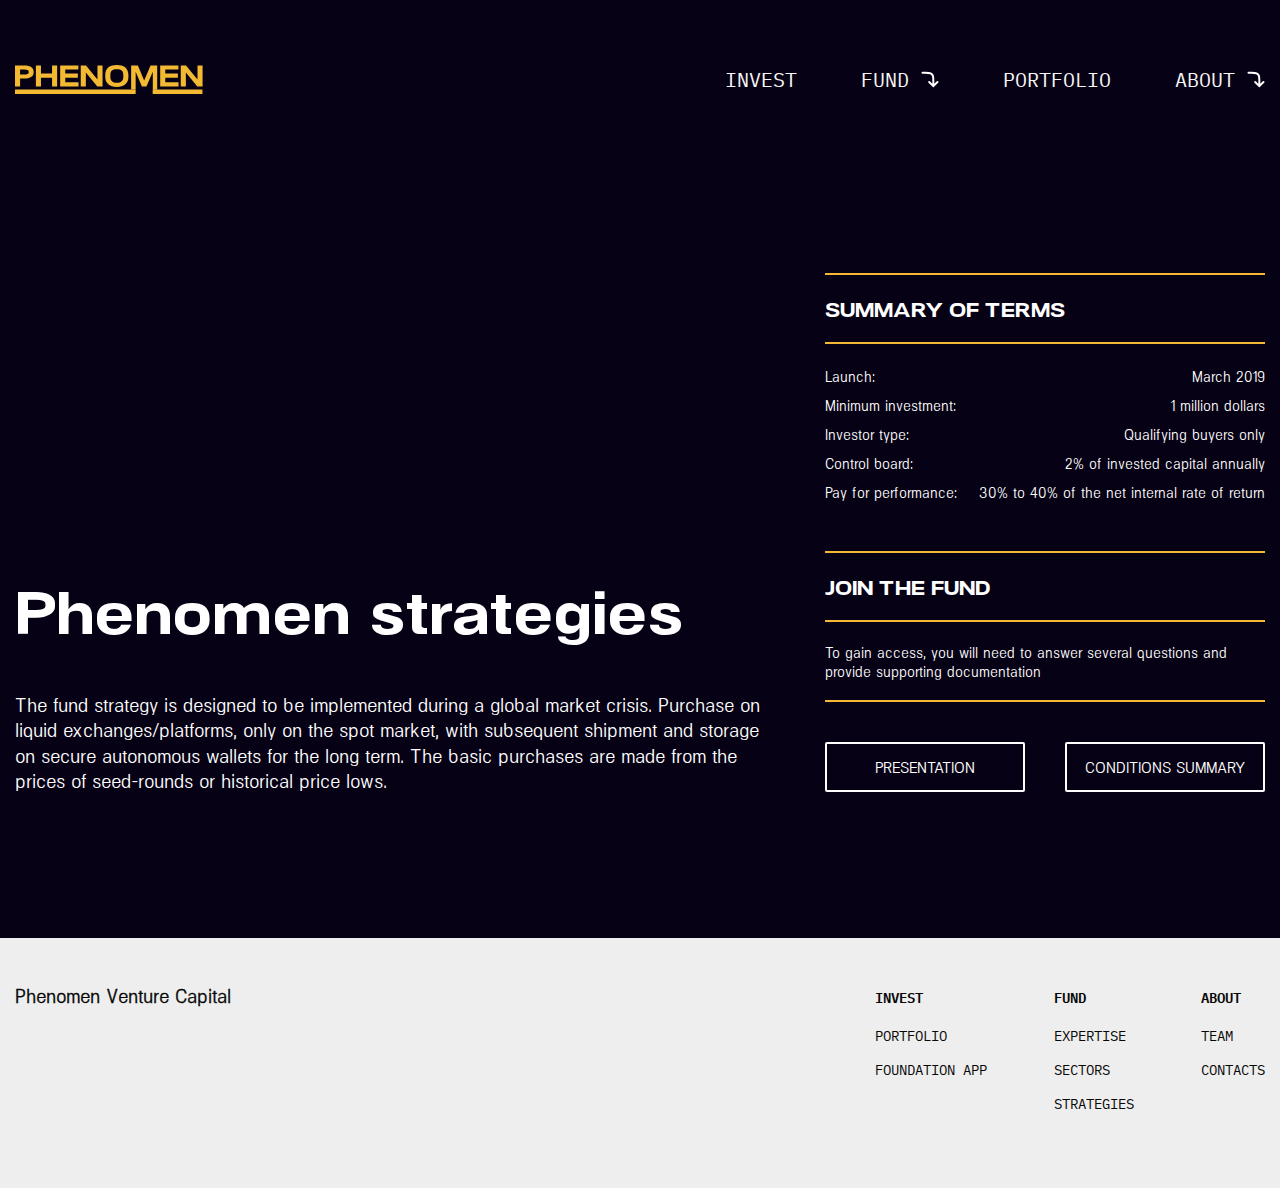
<file: page-5/page-5.html>
<!DOCTYPE html>
<html lang="en">
  <head>
    <meta charset="UTF-8" />
    <meta http-equiv="X-UA-Compatible" content="IE=edge" />
    <meta name="viewport" content="width=device-width, initial-scale=1.0" />
    <title>PHENOMEN</title>
    <link
      type="image/x-icon"
      rel="shortcut icon"
      href="../favicon/favicon.ico"
    />
    <link rel="stylesheet" href="../css/fonts.css" />
    <link rel="stylesheet" href="../css/normalize-css.css" />
    <link rel="stylesheet" href="../css/header.css" />
    <link rel="stylesheet" href="./style-5.css" />
    <link rel="stylesheet" href="../css/footer.css" />
  </head>
  <!-- на body добавлять класс hide-overflow {overflow: hidden} -->
  <body>
    <div class="wrapper">
      <header class="header">
        <div class="header__container">
          <a href="../page-1/page-1.html" class="header__logo">
            <img
              src="../images/logo/phenomen-logo.svg"
              alt="Phenomen-logo"
              class="header__logo-link"
            />
          </a>

          <a href="#" class="burger__button"><span></span></a>

          <!-- на mobile-menu добавлять класс mobile-menu--active -->
          <div class="mobile-menu">
            <nav class="mobile-menu__nav">
              <ul class="mobile-menu__list">
                <li class="mobile-menu__item">
                  <a href="#" class="close-icon-menu"></a>
                </li>
                <li class="mobile-menu__item">
                  <a href="../page-3/page-3.html" class="mobile-menu__link"
                    >INVEST</a
                  >
                </li>
                <li class="mobile-menu__item">
                  <button
                    class="mobile-menu__link collapsible-button"
                    type="button"
                  >
                    FUND
                    <img
                      src="../images/arrow-down-black.svg"
                      alt="arrow"
                      class="header__link-arrow header__link-arrow-down"
                    />
                    <img
                      src="../images/arrow-up.svg"
                      alt="arrow"
                      class="header__link-arrow header__link-arrow-up"
                    />
                  </button>
                  <div class="mobile-menu__drop-down">
                    <a
                      href="../page-3/page-3.html"
                      class="mobile-menu__link drop-down"
                      >SECTORS</a
                    >
                    <a
                      href="../page-4/page-4.html"
                      class="mobile-menu__link drop-down"
                      >EXPERTISE</a
                    >
                    <a
                      href="../page-5/page-5.html"
                      class="mobile-menu__link drop-down"
                      >STRATEGIES</a
                    >
                  </div>
                </li>
                <li class="mobile-menu__item">
                  <a href="../page-6/page-6.html" class="mobile-menu__link"
                    >PORTFOLIO</a
                  >
                </li>
                <li class="mobile-menu__item">
                  <button
                    class="mobile-menu__link collapsible-button"
                    type="button"
                  >
                    ABOUT
                    <img
                      src="../images/arrow-down-black.svg"
                      alt="arrow"
                      class="header__link-arrow header__link-arrow-down"
                    />
                    <img
                      src="../images/arrow-up.svg"
                      alt="arrow"
                      class="header__link-arrow header__link-arrow-up"
                    />
                  </button>
                  <div class="mobile-menu__drop-down">
                    <a
                      href="../page-7/page-7.html"
                      class="mobile-menu__link drop-down"
                      >TEAM</a
                    >
                    <a
                      href="../page-8/page-8.html"
                      class="mobile-menu__link drop-down"
                      >CONTACTS</a
                    >
                  </div>
                </li>
              </ul>
            </nav>
          </div>

          <nav class="header__nav">
            <ul class="header__list">
              <li class="header__list-item">
                <a href="../page-2/page-2.html" class="header__link">INVEST</a>
              </li>
              <li class="header__list-item">
                <div class="header__list-item-arrow">
                  <a href="#" class="header__link">FUND</a>
                  <img
                    src="../images/arrow-down.svg"
                    alt="arrow"
                    class="header__link-arrow header__link-arrow-down"
                  />
                  <img
                    src="../images/arrow-up.svg"
                    alt="arrow"
                    class="header__link-arrow header__link-arrow-up"
                  />
                </div>
                <!-- выпадающее меню -->
                <ul class="menu__options menu__options-fund">
                  <div class="triangle"></div>
                  <li class="menu__option">
                    <a href="../page-3/page-3.html" class="menu__option-link"
                      >SECTORS</a
                    >
                  </li>
                  <li class="menu__option">
                    <a href="../page-4/page-4.html" class="menu__option-link"
                      >EXPERTISE</a
                    >
                  </li>
                  <li class="menu__option">
                    <a href="../page-5/page-5.html" class="menu__option-link"
                      >STRATEGIES</a
                    >
                  </li>
                </ul>
              </li>
              <li class="header__list-item">
                <a href="../page-6/page-6.html" class="header__link"
                  >PORTFOLIO</a
                >
              </li>
              <li class="header__list-item">
                <div class="header__list-item-arrow">
                  <a href="#" class="header__link">ABOUT</a>
                  <img
                    src="../images/arrow-down.svg"
                    alt="arrow"
                    class="header__link-arrow header__link-arrow-down"
                  />
                  <img
                    src="../images/arrow-up.svg"
                    alt="arrow"
                    class="header__link-arrow header__link-arrow-up"
                  />
                </div>
                <!-- выпадающее меню -->
                <ul class="menu__options menu__options-about">
                  <div class="triangle"></div>
                  <li class="menu__option">
                    <a
                      href="../page-7-popup/page-7-popup.html"
                      class="menu__option-link"
                      >TEAM</a
                    >
                  </li>
                  <li class="menu__option">
                    <a href="../page-8/page-8.html" class="menu__option-link"
                      >CONTACTS</a
                    >
                  </li>
                </ul>
              </li>
            </ul>
          </nav>
        </div>
      </header>

      <main class="main">
        <section class="sectors__container">
          <div class="sectors">
            <h1 class="sectors__head-title">Phenomen strategies</h1>
            <ul class="sectors__desc-list">
              <li class="sectors__desc">
                The fund strategy is designed to be implemented during a global
                market crisis. Purchase on liquid exchanges/platforms, only on
                the spot market, with subsequent shipment and storage on secure
                autonomous wallets for the long term. The basic purchases are
                made from the prices of seed-rounds or historical price lows.
              </li>
            </ul>
          </div>
          <aside class="summary">
            <p class="summary__title">SUMMARY OF TERMS</p>

            <dl class="summare__list">
              <dt class="summary__item-key">Launch</dt>
              <dd class="summary__item-value">March 2019</dd>
              <dt class="summary__item-key">Minimum investment</dt>
              <dd class="summary__item-value">1 million dollars</dd>
              <dt class="summary__item-key">Investor type</dt>
              <dd class="summary__item-value">Qualifying buyers only</dd>
              <dt class="summary__item-key">Control board</dt>
              <dd class="summary__item-value">
                2% of invested capital annually
              </dd>
              <dt class="summary__item-key">Pay for performance</dt>
              <dd class="summary__item-value">
                30% to 40% of the net internal rate of return
              </dd>
            </dl>

            <p class="summary__title">JOIN THE FUND</p>
            <p class="summary__desk">
              To gain access, you will need to answer several questions and
              provide supporting documentation
            </p>
            <div class="summary__nav">
              <a class="summary__link" href="#">PRESENTATION</a>
              <a class="summary__link" href="#">CONDITIONS SUMMARY</a>
            </div>
          </aside>
        </section>
      </main>

      <footer class="footer">
        <section class="footer__container">
          <h2 class="footer__title">Phenomen Venture Capital</h2>
          <nav class="footer__nav">
            <ul class="footer__nav-item-list">
              <li class="footer__nav-item">
                <h4 class="footer__nav-item-title">INVEST</h4>
              </li>
              <li class="footer__nav-item">
                <a href="#" class="footer__link">PORTFOLIO</a>
              </li>
              <li class="footer__nav-item">
                <a href="#" class="footer__link">FOUNDATION APP</a>
              </li>
            </ul>
            <ul class="footer__nav-item-list">
              <li class="footer__nav-item">
                <h4 class="footer__nav-item-title">FUND</h4>
              </li>
              <li class="footer__nav-item">
                <a href="#" class="footer__link">EXPERTISE</a>
              </li>
              <li class="footer__nav-item">
                <a href="#" class="footer__link">SECTORS</a>
              </li>
              <li class="footer__nav-item">
                <a href="#" class="footer__link">STRATEGIES</a>
              </li>
            </ul>
            <ul class="footer__nav-item-list">
              <li class="footer__nav-item">
                <h4 class="footer__nav-item-title">ABOUT</h4>
              </li>
              <li class="footer__nav-item">
                <a href="#" class="footer__link">TEAM</a>
              </li>
              <li class="footer__nav-item">
                <a href="#" class="footer__link">CONTACTS</a>
              </li>
            </ul>
          </nav>
        </section>
      </footer>
    </div>
    <script src="../js/collapsible.js"></script>
    <script src="../js/mobile-menu.js"></script>
  </body>
</html>
</file>
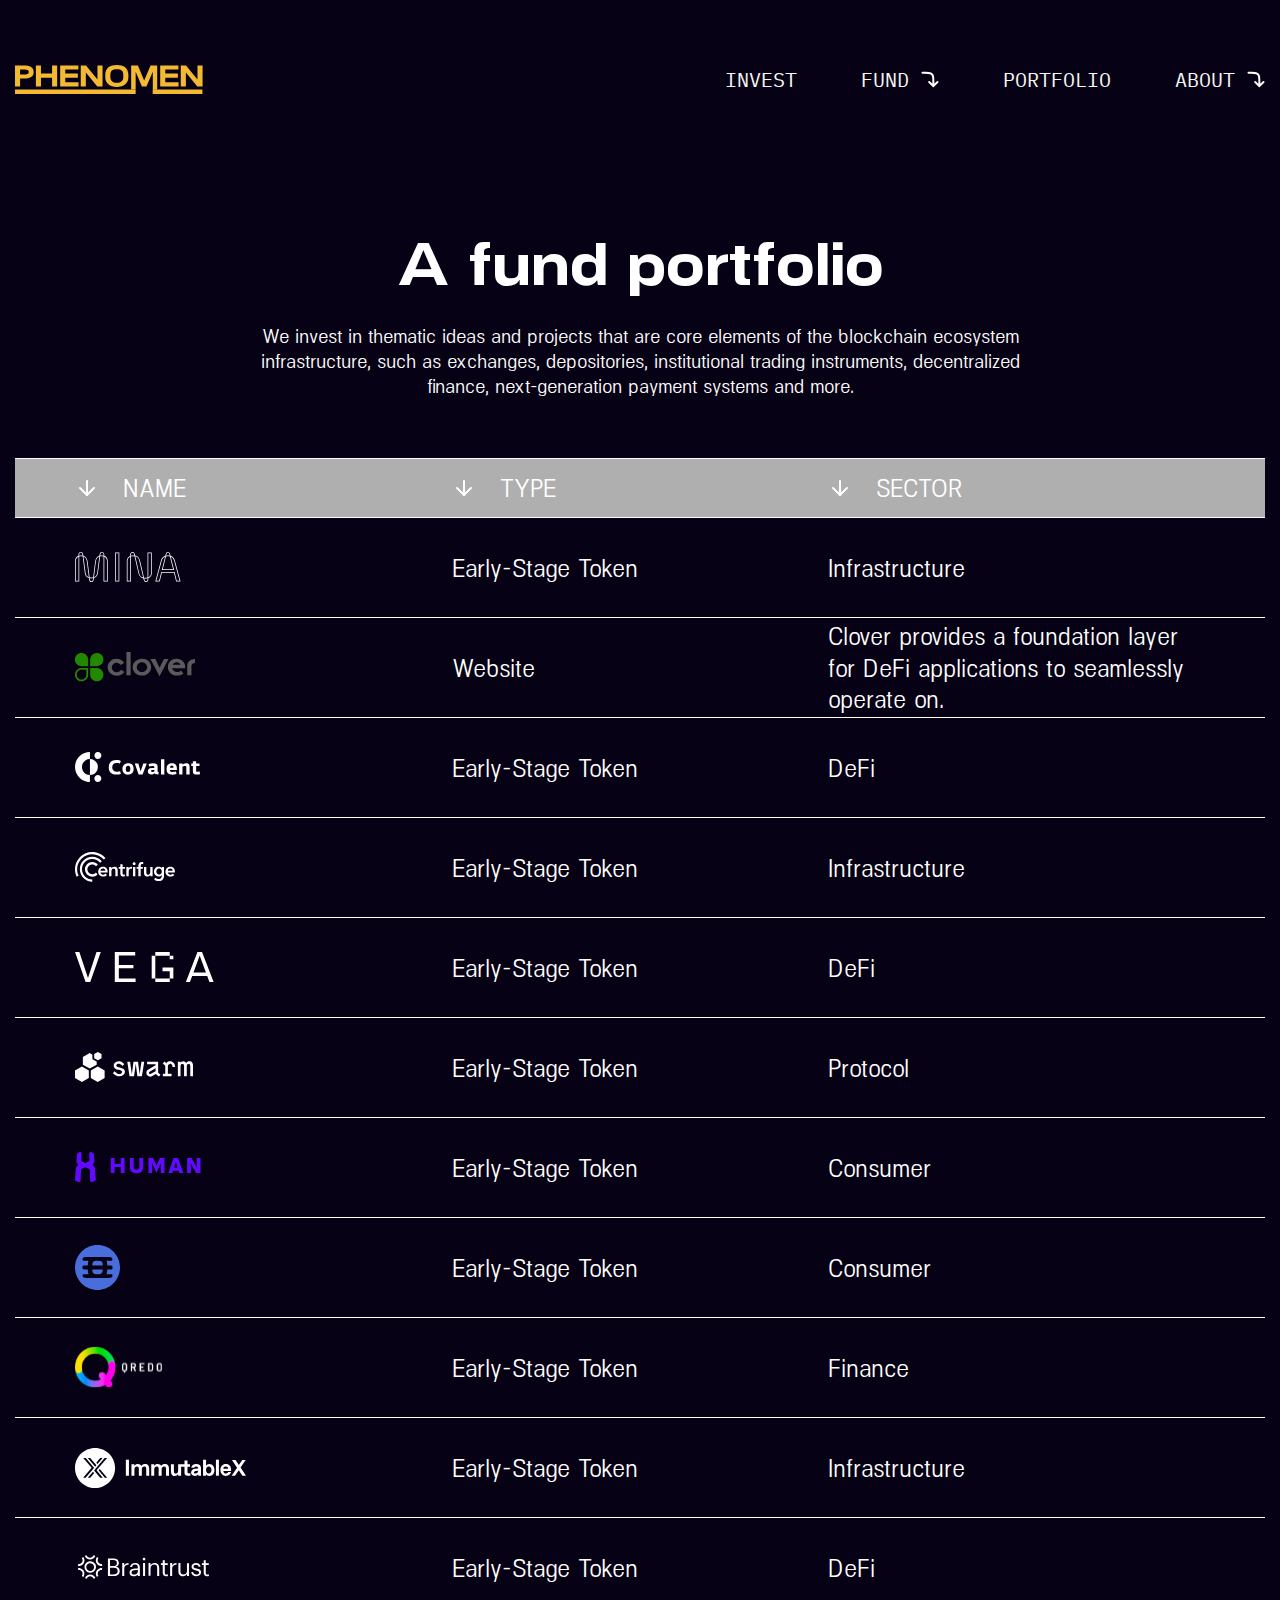
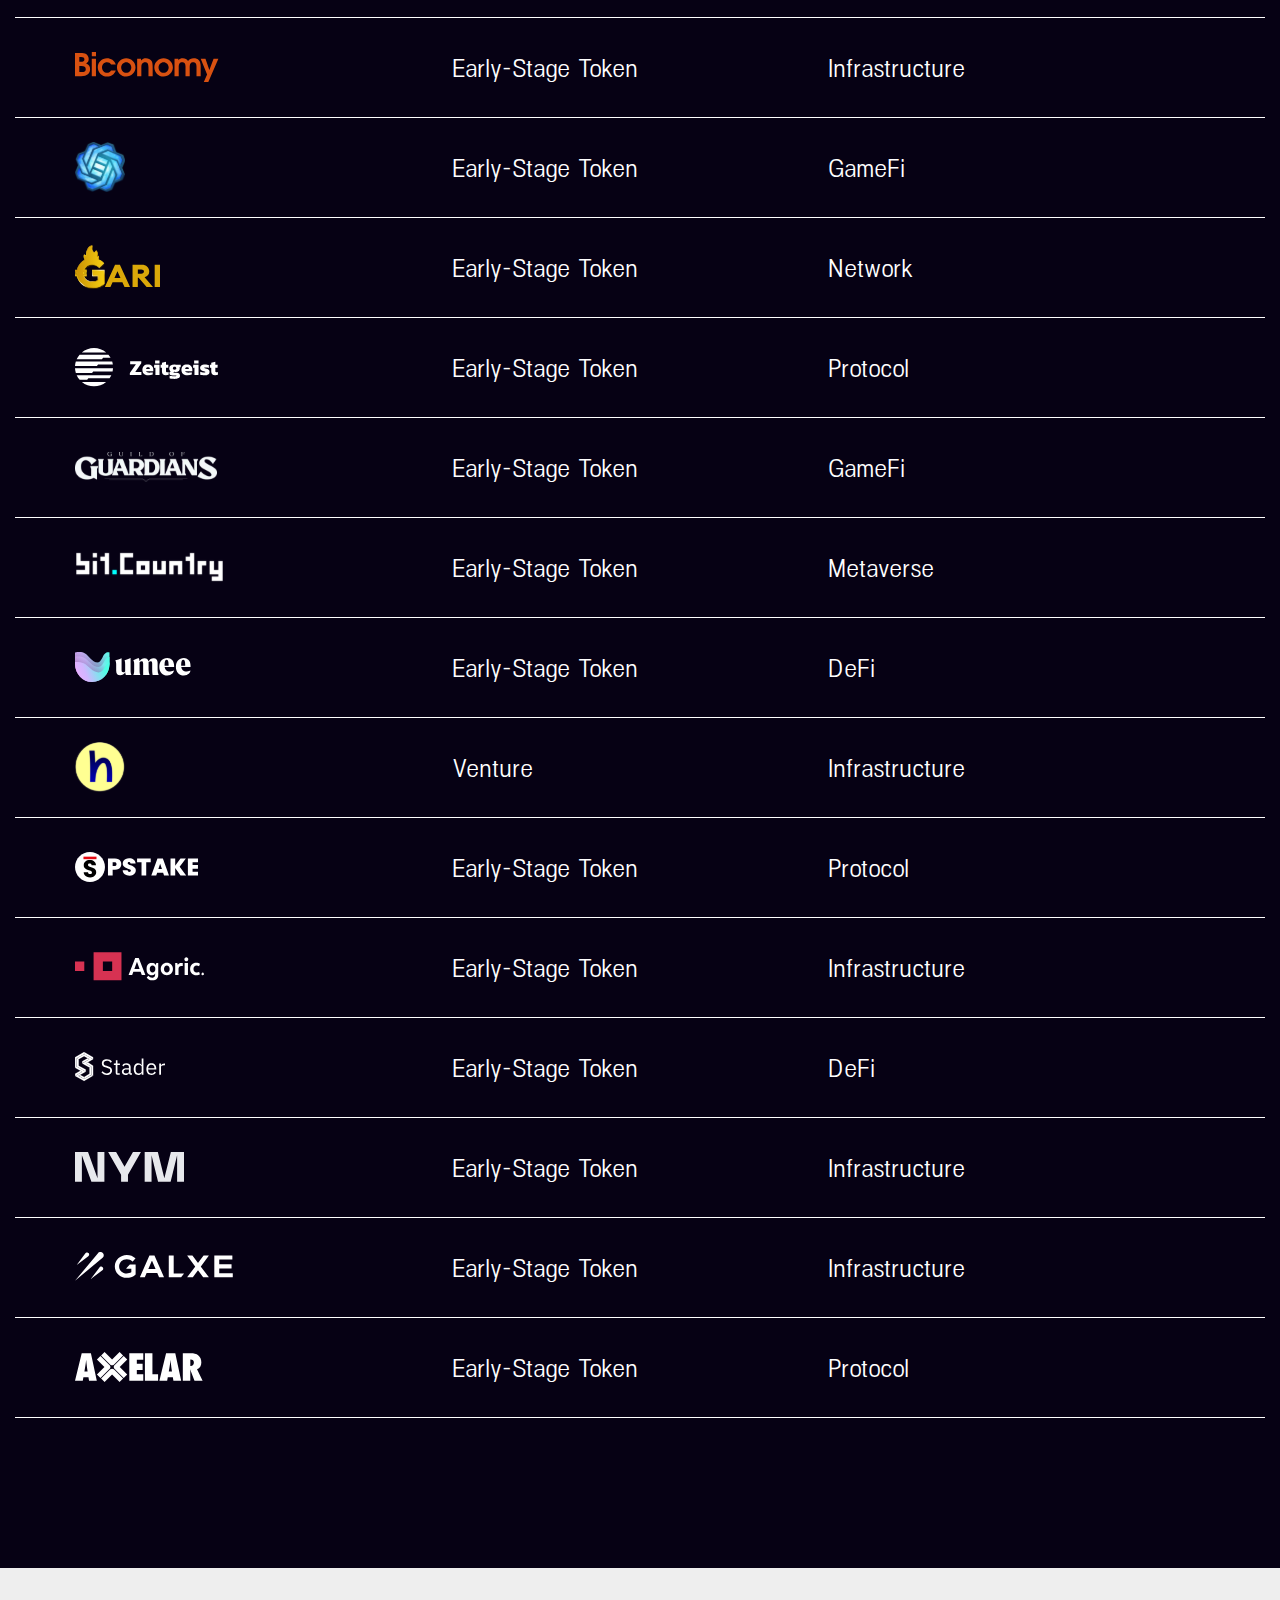
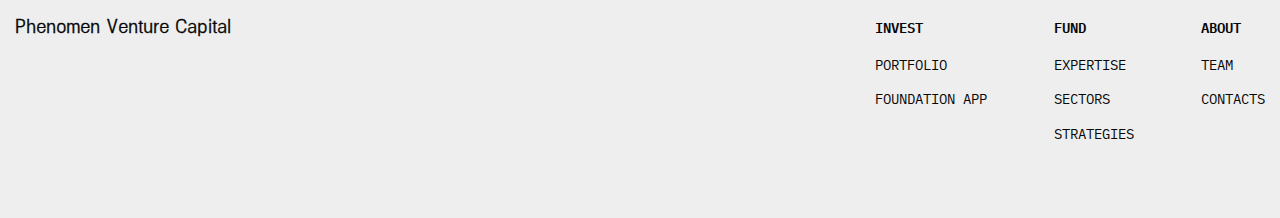
<file: page-6/page-6.html>
<!DOCTYPE html>
<html lang="en">
  <head>
    <meta charset="UTF-8" />
    <meta http-equiv="X-UA-Compatible" content="IE=edge" />
    <meta name="viewport" content="width=device-width, initial-scale=1.0" />
    <title>PHENOMEN</title>
    <link
      type="image/x-icon"
      rel="shortcut icon"
      href="../favicon/favicon.ico"
    />
    <link rel="stylesheet" href="../css/fonts.css" />
    <link rel="stylesheet" href="../css/normalize-css.css" />
    <link rel="stylesheet" href="../css/header.css" />
    <link rel="stylesheet" href="./style-6.css" />
    <link rel="stylesheet" href="../css/footer.css" />
  </head>
  <!-- на body добавлять класс hide-overflow {overflow: hidden} -->
  <body>
    <div class="wrapper">
      <header class="header">
        <div class="header__container">
          <a href="../page-1/page-1.html" class="header__logo">
            <img
              src="../images/logo/phenomen-logo.svg"
              alt="Phenomen-logo"
              class="header__logo-link"
            />
          </a>

          <a href="#" class="burger__button"><span></span></a>

          <!-- на mobile-menu добавлять класс mobile-menu--active -->
          <div class="mobile-menu">
            <nav class="mobile-menu__nav">
              <ul class="mobile-menu__list">
                <li class="mobile-menu__item">
                  <a href="#" class="close-icon-menu"></a>
                </li>
                <li class="mobile-menu__item">
                  <a href="../page-3/page-3.html" class="mobile-menu__link"
                    >INVEST</a
                  >
                </li>
                <li class="mobile-menu__item">
                  <button
                    class="mobile-menu__link collapsible-button"
                    type="button"
                  >
                    FUND
                    <img
                      src="../images/arrow-down-black.svg"
                      alt="arrow"
                      class="header__link-arrow header__link-arrow-down"
                    />
                    <img
                      src="../images/arrow-up.svg"
                      alt="arrow"
                      class="header__link-arrow header__link-arrow-up"
                    />
                  </button>
                  <div class="mobile-menu__drop-down">
                    <a
                      href="../page-3/page-3.html"
                      class="mobile-menu__link drop-down"
                      >SECTORS</a
                    >
                    <a
                      href="../page-4/page-4.html"
                      class="mobile-menu__link drop-down"
                      >EXPERTISE</a
                    >
                    <a
                      href="../page-5/page-5.html"
                      class="mobile-menu__link drop-down"
                      >STRATEGIES</a
                    >
                  </div>
                </li>
                <li class="mobile-menu__item">
                  <a href="../page-6/page-6.html" class="mobile-menu__link"
                    >PORTFOLIO</a
                  >
                </li>
                <li class="mobile-menu__item">
                  <button
                    class="mobile-menu__link collapsible-button"
                    type="button"
                  >
                    ABOUT
                    <img
                      src="../images/arrow-down-black.svg"
                      alt="arrow"
                      class="header__link-arrow header__link-arrow-down"
                    />
                    <img
                      src="../images/arrow-up.svg"
                      alt="arrow"
                      class="header__link-arrow header__link-arrow-up"
                    />
                  </button>
                  <div class="mobile-menu__drop-down">
                    <a
                      href="../page-7/page-7.html"
                      class="mobile-menu__link drop-down"
                      >TEAM</a
                    >
                    <a
                      href="../page-8/page-8.html"
                      class="mobile-menu__link drop-down"
                      >CONTACTS</a
                    >
                  </div>
                </li>
              </ul>
            </nav>
          </div>

          <nav class="header__nav">
            <ul class="header__list">
              <li class="header__list-item">
                <a href="../page-2/page-2.html" class="header__link">INVEST</a>
              </li>
              <li class="header__list-item">
                <div class="header__list-item-arrow">
                  <a href="#" class="header__link">FUND</a>
                  <img
                    src="../images/arrow-down.svg"
                    alt="arrow"
                    class="header__link-arrow header__link-arrow-down"
                  />
                  <img
                    src="../images/arrow-up.svg"
                    alt="arrow"
                    class="header__link-arrow header__link-arrow-up"
                  />
                </div>
                <!-- выпадающее меню -->
                <ul class="menu__options menu__options-fund">
                  <div class="triangle"></div>
                  <li class="menu__option">
                    <a href="../page-3/page-3.html" class="menu__option-link"
                      >SECTORS</a
                    >
                  </li>
                  <li class="menu__option">
                    <a href="../page-4/page-4.html" class="menu__option-link"
                      >EXPERTISE</a
                    >
                  </li>
                  <li class="menu__option">
                    <a href="../page-5/page-5.html" class="menu__option-link"
                      >STRATEGIES</a
                    >
                  </li>
                </ul>
              </li>
              <li class="header__list-item">
                <a href="../page-6/page-6.html" class="header__link"
                  >PORTFOLIO</a
                >
              </li>
              <li class="header__list-item">
                <div class="header__list-item-arrow">
                  <a href="#" class="header__link">ABOUT</a>
                  <img
                    src="../images/arrow-down.svg"
                    alt="arrow"
                    class="header__link-arrow header__link-arrow-down"
                  />
                  <img
                    src="../images/arrow-up.svg"
                    alt="arrow"
                    class="header__link-arrow header__link-arrow-up"
                  />
                </div>
                <!-- выпадающее меню -->
                <ul class="menu__options menu__options-about">
                  <div class="triangle"></div>
                  <li class="menu__option">
                    <a
                      href="../page-7-popup/page-7-popup.html"
                      class="menu__option-link"
                      >TEAM</a
                    >
                  </li>
                  <li class="menu__option">
                    <a href="../page-8/page-8.html" class="menu__option-link"
                      >CONTACTS</a
                    >
                  </li>
                </ul>
              </li>
            </ul>
          </nav>
        </div>
      </header>

      <main class="main">
        <section class="portfolio__container">
          <div class="portfolio__haed">
            <h1 class="portfolio__haed-title">A fund portfolio</h1>
            <p class="portfolio__haed-desc">
              We invest in thematic ideas and projects that are core elements of
              the blockchain ecosystem infrastructure, such as exchanges,
              depositories, institutional trading instruments, decentralized
              finance, next-generation payment systems and more.
            </p>
          </div>

          <div class="token__static-list">
            <ul class="token__items">
              <li class="token__item token__item-filter">
                <div class="token__item-block">
                  <img
                    src="../images/arrow-title-line.svg"
                    alt="logo"
                    class="token__item-arrow"
                  />
                  <p class="token__name-column token__name-column-title">
                    NAME
                  </p>
                </div>
                <div class="token__item-block">
                  <img
                    src="../images/arrow-title-line.svg"
                    alt="logo"
                    class="token__item-arrow"
                  />
                  <p class="token__name-column token__name-column-title">
                    TYPE
                  </p>
                </div>
                <div class="token__item-block">
                  <img
                    src="../images/arrow-title-line.svg"
                    alt="logo"
                    class="token__item-arrow"
                  />
                  <p class="token__name-column token__name-column-title">
                    SECTOR
                  </p>
                </div>
              </li>
              <!-- 1 -->
              <li class="token__item">
                <div class="token__item-block">
                  <img
                    src="../images/logo/1-mina.svg"
                    alt="logo"
                    class="token__item-logo"
                  />
                </div>
                <div class="token__item-block">
                  <p class="token__name-column">Early-Stage Token</p>
                </div>
                <div class="token__item-block">
                  <p class="token__name-column">Infrastructure</p>
                </div>
              </li>
              <!-- 2 -->
              <li class="token__item">
                <div class="token__item-block">
                  <img
                    src="../images/logo/2-clover.svg"
                    alt="logo"
                    class="token__item-logo"
                  />
                </div>
                <div class="token__item-block">
                  <p class="token__name-column">Website</p>
                </div>
                <div class="token__item-block">
                  <p class="token__name-column">
                    Clover provides a foundation layer for DeFi applications to
                    seamlessly operate on.
                  </p>
                </div>
              </li>
              <!-- 3 -->
              <li class="token__item">
                <div class="token__item-block">
                  <img
                    src="../images/logo/3-covalent.svg"
                    alt="logo"
                    class="token__item-logo"
                  />
                </div>
                <div class="token__item-block">
                  <p class="token__name-column">Early-Stage Token</p>
                </div>
                <div class="token__item-block">
                  <p class="token__name-column">DeFi</p>
                </div>
              </li>
              <!-- 4 -->
              <li class="token__item">
                <div class="token__item-block">
                  <img
                    src="../images/logo/4-contrefuge.svg"
                    alt="logo"
                    class="token__item-logo"
                  />
                </div>
                <div class="token__item-block">
                  <p class="token__name-column">Early-Stage Token</p>
                </div>
                <div class="token__item-block">
                  <p class="token__name-column">Infrastructure</p>
                </div>
              </li>
              <!-- 5 -->
              <li class="token__item">
                <div class="token__item-block">
                  <img
                    src="../images/logo/5-vega.svg"
                    alt="logo"
                    class="token__item-logo"
                  />
                </div>
                <div class="token__item-block">
                  <p class="token__name-column">Early-Stage Token</p>
                </div>
                <div class="token__item-block">
                  <p class="token__name-column">DeFi</p>
                </div>
              </li>
              <!-- 6 -->
              <li class="token__item">
                <div class="token__item-block">
                  <img
                    src="../images/logo/6-swarm.svg"
                    alt="logo"
                    class="token__item-logo"
                  />
                </div>
                <div class="token__item-block">
                  <p class="token__name-column">Early-Stage Token</p>
                </div>
                <div class="token__item-block">
                  <p class="token__name-column">Protocol</p>
                </div>
              </li>
              <!-- 7 -->
              <li class="token__item">
                <div class="token__item-block">
                  <img
                    src="../images/logo/7-human.svg"
                    alt="logo"
                    class="token__item-logo"
                  />
                </div>
                <div class="token__item-block">
                  <p class="token__name-column">Early-Stage Token</p>
                </div>
                <div class="token__item-block">
                  <p class="token__name-column">Consumer</p>
                </div>
              </li>
              <!-- 8 -->
              <li class="token__item">
                <div class="token__item-block">
                  <img
                    src="../images/logo/8.svg"
                    alt="logo"
                    class="token__item-logo"
                  />
                </div>
                <div class="token__item-block">
                  <p class="token__name-column">Early-Stage Token</p>
                </div>
                <div class="token__item-block">
                  <p class="token__name-column">Consumer</p>
                </div>
              </li>
              <!-- 9 -->
              <li class="token__item">
                <div class="token__item-block">
                  <img
                    src="../images/logo/9-qredo.svg"
                    alt="logo"
                    class="token__item-logo"
                  />
                </div>
                <div class="token__item-block">
                  <p class="token__name-column">Early-Stage Token</p>
                </div>
                <div class="token__item-block">
                  <p class="token__name-column">Finance</p>
                </div>
              </li>
              <!-- 10 -->
              <li class="token__item">
                <div class="token__item-block">
                  <img
                    src="../images/logo/10-immutablex.svg"
                    alt="logo"
                    class="token__item-logo"
                  />
                </div>
                <div class="token__item-block">
                  <p class="token__name-column">Early-Stage Token</p>
                </div>
                <div class="token__item-block">
                  <p class="token__name-column">Infrastructure</p>
                </div>
              </li>
              <!-- 11 -->
              <li class="token__item">
                <div class="token__item-block">
                  <img
                    src="../images/logo/11-braintrust.svg"
                    alt="logo"
                    class="token__item-logo"
                  />
                </div>
                <div class="token__item-block">
                  <p class="token__name-column">Early-Stage Token</p>
                </div>
                <div class="token__item-block">
                  <p class="token__name-column">DeFi</p>
                </div>
              </li>
              <!-- 12 -->
              <li class="token__item">
                <div class="token__item-block">
                  <img
                    src="../images/logo/12-biconomy.svg"
                    alt="logo"
                    class="token__item-logo"
                  />
                </div>
                <div class="token__item-block">
                  <p class="token__name-column">Early-Stage Token</p>
                </div>
                <div class="token__item-block">
                  <p class="token__name-column">Infrastructure</p>
                </div>
              </li>
              <!-- 13 -->
              <li class="token__item">
                <div class="token__item-block">
                  <img
                    src="../images/logo/13.svg"
                    alt="logo"
                    class="token__item-logo"
                  />
                </div>
                <div class="token__item-block">
                  <p class="token__name-column">Early-Stage Token</p>
                </div>
                <div class="token__item-block">
                  <p class="token__name-column">GameFi</p>
                </div>
              </li>
              <!-- 14 -->
              <li class="token__item">
                <div class="token__item-block">
                  <img
                    src="../images/logo/14-gari.svg"
                    alt="logo"
                    class="token__item-logo"
                  />
                </div>
                <div class="token__item-block">
                  <p class="token__name-column">Early-Stage Token</p>
                </div>
                <div class="token__item-block">
                  <p class="token__name-column">Network</p>
                </div>
              </li>
              <!-- 15 -->
              <li class="token__item">
                <div class="token__item-block">
                  <img
                    src="../images/logo/15-zeitgeist.svg"
                    alt="logo"
                    class="token__item-logo"
                  />
                </div>
                <div class="token__item-block">
                  <p class="token__name-column">Early-Stage Token</p>
                </div>
                <div class="token__item-block">
                  <p class="token__name-column">Protocol</p>
                </div>
              </li>
              <!-- 16 -->
              <li class="token__item">
                <div class="token__item-block">
                  <img
                    src="../images/logo/16-guardians.svg"
                    alt="logo"
                    class="token__item-logo"
                  />
                </div>
                <div class="token__item-block">
                  <p class="token__name-column">Early-Stage Token</p>
                </div>
                <div class="token__item-block">
                  <p class="token__name-column">GameFi</p>
                </div>
              </li>
              <!-- 17 -->
              <li class="token__item">
                <div class="token__item-block">
                  <img
                    src="../images/logo/17-sit.country.svg"
                    alt="logo"
                    class="token__item-logo"
                  />
                </div>
                <div class="token__item-block">
                  <p class="token__name-column">Early-Stage Token</p>
                </div>
                <div class="token__item-block">
                  <p class="token__name-column">Metaverse</p>
                </div>
              </li>
              <!-- 18 -->
              <li class="token__item">
                <div class="token__item-block">
                  <img
                    src="../images/logo/18-umee.svg"
                    alt="logo"
                    class="token__item-logo"
                  />
                </div>
                <div class="token__item-block">
                  <p class="token__name-column">Early-Stage Token</p>
                </div>
                <div class="token__item-block">
                  <p class="token__name-column">DeFi</p>
                </div>
              </li>
              <!-- 19 -->
              <li class="token__item">
                <div class="token__item-block">
                  <img
                    src="../images/logo/19-h.svg"
                    alt="logo"
                    class="token__item-logo"
                  />
                </div>
                <div class="token__item-block">
                  <p class="token__name-column">Venture</p>
                </div>
                <div class="token__item-block">
                  <p class="token__name-column">Infrastructure</p>
                </div>
              </li>
              <!-- 20 -->
              <li class="token__item">
                <div class="token__item-block">
                  <img
                    src="../images/logo/20-spstake.svg"
                    alt="logo"
                    class="token__item-logo"
                  />
                </div>
                <div class="token__item-block">
                  <p class="token__name-column">Early-Stage Token</p>
                </div>
                <div class="token__item-block">
                  <p class="token__name-column">Protocol</p>
                </div>
              </li>
              <!-- 21 -->
              <li class="token__item">
                <div class="token__item-block">
                  <img
                    src="../images/logo/21-agoric.svg"
                    alt="logo"
                    class="token__item-logo"
                  />
                </div>
                <div class="token__item-block">
                  <p class="token__name-column">Early-Stage Token</p>
                </div>
                <div class="token__item-block">
                  <p class="token__name-column">Infrastructure</p>
                </div>
              </li>
              <!-- 22 -->
              <li class="token__item">
                <div class="token__item-block">
                  <img
                    src="../images/logo/22-stader.svg"
                    alt="logo"
                    class="token__item-logo"
                  />
                </div>
                <div class="token__item-block">
                  <p class="token__name-column">Early-Stage Token</p>
                </div>
                <div class="token__item-block">
                  <p class="token__name-column">DeFi</p>
                </div>
              </li>
              <!-- 23 -->
              <li class="token__item">
                <div class="token__item-block">
                  <img
                    src="../images/logo/23-nym.svg"
                    alt="logo"
                    class="token__item-logo"
                  />
                </div>
                <div class="token__item-block">
                  <p class="token__name-column">Early-Stage Token</p>
                </div>
                <div class="token__item-block">
                  <p class="token__name-column">Infrastructure</p>
                </div>
              </li>
              <!-- 24 -->
              <li class="token__item">
                <div class="token__item-block">
                  <img
                    src="../images/logo/24-galxe.svg"
                    alt="logo"
                    class="token__item-logo"
                  />
                </div>
                <div class="token__item-block">
                  <p class="token__name-column">Early-Stage Token</p>
                </div>
                <div class="token__item-block">
                  <p class="token__name-column">Infrastructure</p>
                </div>
              </li>
              <!-- 25 -->
              <li class="token__item">
                <div class="token__item-block">
                  <img
                    src="../images/logo/25-axelar.svg"
                    alt="logo"
                    class="token__item-logo"
                  />
                </div>
                <div class="token__item-block">
                  <p class="token__name-column">Early-Stage Token</p>
                </div>
                <div class="token__item-block">
                  <p class="token__name-column">Protocol</p>
                </div>
              </li>
            </ul>
          </div>

          <div class="token__dynamic-list">
            <!-- 1 -->
            <div class="token__dynamic-block">
              <button class="collapsible">
                <img
                  src="../images/logo/1-mina.svg"
                  alt="logo"
                  class="token__item-logo"
                />
              </button>
              <div class="content">
                <p class="content__desk-line">Early-Stage Token</p>
                <p class="content__desk-line">Infrastructure</p>
              </div>
            </div>
            <!-- 2 -->
            <div class="token__dynamic-block">
              <button class="collapsible">
                <img
                  src="../images/logo/2-clover.svg"
                  alt="logo"
                  class="token__item-logo"
                />
              </button>
              <div class="content">
                <p class="content__desk-line">Website</p>
                <p class="content__desk-line">
                  Clover provides a foundation layer for DeFi applications to
                  seamlessly operate on.
                </p>
              </div>
            </div>
            <!-- 3 -->
            <div class="token__dynamic-block">
              <button class="collapsible">
                <img
                  src="../images/logo/3-covalent.svg"
                  alt="logo"
                  class="token__item-logo"
                />
              </button>
              <div class="content">
                <p class="content__desk-line">Early-Stage Token</p>
                <p class="content__desk-line">DeFi</p>
              </div>
            </div>
            <!-- 4 -->
            <div class="token__dynamic-block">
              <button class="collapsible">
                <img
                  src="../images/logo/4-contrefuge.svg"
                  alt="logo"
                  class="token__item-logo"
                />
              </button>
              <div class="content">
                <p class="content__desk-line">Early-Stage Token</p>
                <p class="content__desk-line">Infrastructure</p>
              </div>
            </div>
            <!-- 5 -->
            <div class="token__dynamic-block">
              <button class="collapsible">
                <img
                  src="../images/logo/5-vega.svg"
                  alt="logo"
                  class="token__item-logo"
                />
              </button>
              <div class="content">
                <p class="content__desk-line">Early-Stage Token</p>
                <p class="content__desk-line">DeFi</p>
              </div>
            </div>
            <!-- 6 -->
            <div class="token__dynamic-block">
              <button class="collapsible">
                <img
                  src="../images/logo/6-swarm.svg"
                  alt="logo"
                  class="token__item-logo"
                />
              </button>
              <div class="content">
                <p class="content__desk-line">Early-Stage Token</p>
                <p class="content__desk-line">Protocol</p>
              </div>
            </div>
            <!-- 7 -->
            <div class="token__dynamic-block">
              <button class="collapsible">
                <img
                  src="../images/logo/7-human.svg"
                  alt="logo"
                  class="token__item-logo"
                />
              </button>
              <div class="content">
                <p class="content__desk-line">Early-Stage Token</p>
                <p class="content__desk-line">Consumer</p>
              </div>
            </div>
            <!-- 8 -->
            <div class="token__dynamic-block">
              <button class="collapsible">
                <img
                  src="../images/logo/8.svg"
                  alt="logo"
                  class="token__item-logo"
                />
              </button>
              <div class="content">
                <p class="content__desk-line">Early-Stage Token</p>
                <p class="content__desk-line">Consumer</p>
              </div>
            </div>
            <!-- 9 -->
            <div class="token__dynamic-block">
              <button class="collapsible">
                <img
                  src="../images/logo/9-qredo.svg"
                  alt="logo"
                  class="token__item-logo"
                />
              </button>
              <div class="content">
                <p class="content__desk-line">Early-Stage Token</p>
                <p class="content__desk-line">Finance</p>
              </div>
            </div>
            <!-- 10 -->
            <div class="token__dynamic-block">
              <button class="collapsible">
                <img
                  src="../images/logo/10-immutablex.svg"
                  alt="logo"
                  class="token__item-logo"
                />
              </button>
              <div class="content">
                <p class="content__desk-line">Early-Stage Token</p>
                <p class="content__desk-line">Infrastructure</p>
              </div>
            </div>
            <!-- 11 -->
            <div class="token__dynamic-block">
              <button class="collapsible">
                <img
                  src="../images/logo/11-braintrust.svg"
                  alt="logo"
                  class="token__item-logo"
                />
              </button>
              <div class="content">
                <p class="content__desk-line">Early-Stage Token</p>
                <p class="content__desk-line">DeFi</p>
              </div>
            </div>
            <!-- 12 -->
            <div class="token__dynamic-block">
              <button class="collapsible">
                <img
                  src="../images/logo/12-biconomy.svg"
                  alt="logo"
                  class="token__item-logo"
                />
              </button>
              <div class="content">
                <p class="content__desk-line">Early-Stage Token</p>
                <p class="content__desk-line">Infrastructure</p>
              </div>
            </div>
            <!-- 13 -->
            <div class="token__dynamic-block">
              <button class="collapsible">
                <img
                  src="../images/logo/13.svg"
                  alt="logo"
                  class="token__item-logo"
                />
              </button>
              <div class="content">
                <p class="content__desk-line">Early-Stage Token</p>
                <p class="content__desk-line">GameFi</p>
              </div>
            </div>
            <!-- 14 -->
            <div class="token__dynamic-block">
              <button class="collapsible">
                <img
                  src="../images/logo/14-gari.svg"
                  alt="logo"
                  class="token__item-logo"
                />
              </button>
              <div class="content">
                <p class="content__desk-line">Early-Stage Token</p>
                <p class="content__desk-line">Network</p>
              </div>
            </div>
            <!-- 15 -->
            <div class="token__dynamic-block">
              <button class="collapsible">
                <img
                  src="../images/logo/15-zeitgeist.svg"
                  alt="logo"
                  class="token__item-logo"
                />
              </button>
              <div class="content">
                <p class="content__desk-line">Early-Stage Token</p>
                <p class="content__desk-line">Protocol</p>
              </div>
            </div>
            <!-- 16 -->
            <div class="token__dynamic-block">
              <button class="collapsible">
                <img
                  src="../images/logo/16-guardians.svg"
                  alt="logo"
                  class="token__item-logo"
                />
              </button>
              <div class="content">
                <p class="content__desk-line">Early-Stage Token</p>
                <p class="content__desk-line">GameFi</p>
              </div>
            </div>
            <!-- 17 -->
            <div class="token__dynamic-block">
              <button class="collapsible">
                <img
                  src="../images/logo/17-sit.country.svg"
                  alt="logo"
                  class="token__item-logo"
                />
              </button>
              <div class="content">
                <p class="content__desk-line">Early-Stage Token</p>
                <p class="content__desk-line">Metaverse</p>
              </div>
            </div>
            <!-- 18 -->
            <div class="token__dynamic-block">
              <button class="collapsible">
                <img
                  src="../images/logo/18-umee.svg"
                  alt="logo"
                  class="token__item-logo"
                />
              </button>
              <div class="content">
                <p class="content__desk-line">Early-Stage Token</p>
                <p class="content__desk-line">DeFi</p>
              </div>
            </div>
            <!-- 19 -->
            <div class="token__dynamic-block">
              <button class="collapsible">
                <img
                  src="../images/logo/19-h.svg"
                  alt="logo"
                  class="token__item-logo"
                />
              </button>
              <div class="content">
                <p class="content__desk-line">Early-Stage Token</p>
                <p class="content__desk-line">Infrastructure</p>
              </div>
            </div>
            <!-- 20 -->
            <div class="token__dynamic-block">
              <button class="collapsible">
                <img
                  src="../images/logo/20-spstake.svg"
                  alt="logo"
                  class="token__item-logo"
                />
              </button>
              <div class="content">
                <p class="content__desk-line">Early-Stage Token</p>
                <p class="content__desk-line">Protocol</p>
              </div>
            </div>
            <!-- 21 -->
            <div class="token__dynamic-block">
              <button class="collapsible">
                <img
                  src="../images/logo/21-agoric.svg"
                  alt="logo"
                  class="token__item-logo"
                />
              </button>
              <div class="content">
                <p class="content__desk-line">Early-Stage Token</p>
                <p class="content__desk-line">Infrastructure</p>
              </div>
            </div>
            <!-- 22 -->
            <div class="token__dynamic-block">
              <button class="collapsible">
                <img
                  src="../images/logo/22-stader.svg"
                  alt="logo"
                  class="token__item-logo"
                />
              </button>
              <div class="content">
                <p class="content__desk-line">Early-Stage Token</p>
                <p class="content__desk-line">DeFi</p>
              </div>
            </div>
            <!-- 23 -->
            <div class="token__dynamic-block">
              <button class="collapsible">
                <img
                  src="../images/logo/23-nym.svg"
                  alt="logo"
                  class="token__item-logo"
                />
              </button>
              <div class="content">
                <p class="content__desk-line">Early-Stage Token</p>
                <p class="content__desk-line">Infrastructure</p>
              </div>
            </div>
            <!-- 24 -->
            <div class="token__dynamic-block">
              <button class="collapsible">
                <img
                  src="../images/logo/24-galxe.svg"
                  alt="logo"
                  class="token__item-logo"
                />
              </button>
              <div class="content">
                <p class="content__desk-line">Early-Stage Token</p>
                <p class="content__desk-line">Infrastructure</p>
              </div>
            </div>
            <!-- 25 -->
            <div class="token__dynamic-block">
              <button class="collapsible">
                <img
                  src="../images/logo/25-axelar.svg"
                  alt="logo"
                  class="token__item-logo"
                />
              </button>
              <div class="content">
                <p class="content__desk-line">Early-Stage Token</p>
                <p class="content__desk-line">Protocol</p>
              </div>
            </div>
          </div>
        </section>
      </main>

      <footer class="footer">
        <section class="footer__container">
          <h2 class="footer__title">Phenomen Venture Capital</h2>
          <nav class="footer__nav">
            <ul class="footer__nav-item-list">
              <li class="footer__nav-item">
                <h4 class="footer__nav-item-title">INVEST</h4>
              </li>
              <li class="footer__nav-item">
                <a href="#" class="footer__link">PORTFOLIO</a>
              </li>
              <li class="footer__nav-item">
                <a href="#" class="footer__link">FOUNDATION APP</a>
              </li>
            </ul>
            <ul class="footer__nav-item-list">
              <li class="footer__nav-item">
                <h4 class="footer__nav-item-title">FUND</h4>
              </li>
              <li class="footer__nav-item">
                <a href="#" class="footer__link">EXPERTISE</a>
              </li>
              <li class="footer__nav-item">
                <a href="#" class="footer__link">SECTORS</a>
              </li>
              <li class="footer__nav-item">
                <a href="#" class="footer__link">STRATEGIES</a>
              </li>
            </ul>
            <ul class="footer__nav-item-list">
              <li class="footer__nav-item">
                <h4 class="footer__nav-item-title">ABOUT</h4>
              </li>
              <li class="footer__nav-item">
                <a href="#" class="footer__link">TEAM</a>
              </li>
              <li class="footer__nav-item">
                <a href="#" class="footer__link">CONTACTS</a>
              </li>
            </ul>
          </nav>
        </section>
      </footer>
    </div>
    <script src="../js/collapsible.js"></script>
    <script src="../js/mobile-menu.js"></script>
  </body>
</html>
</file>
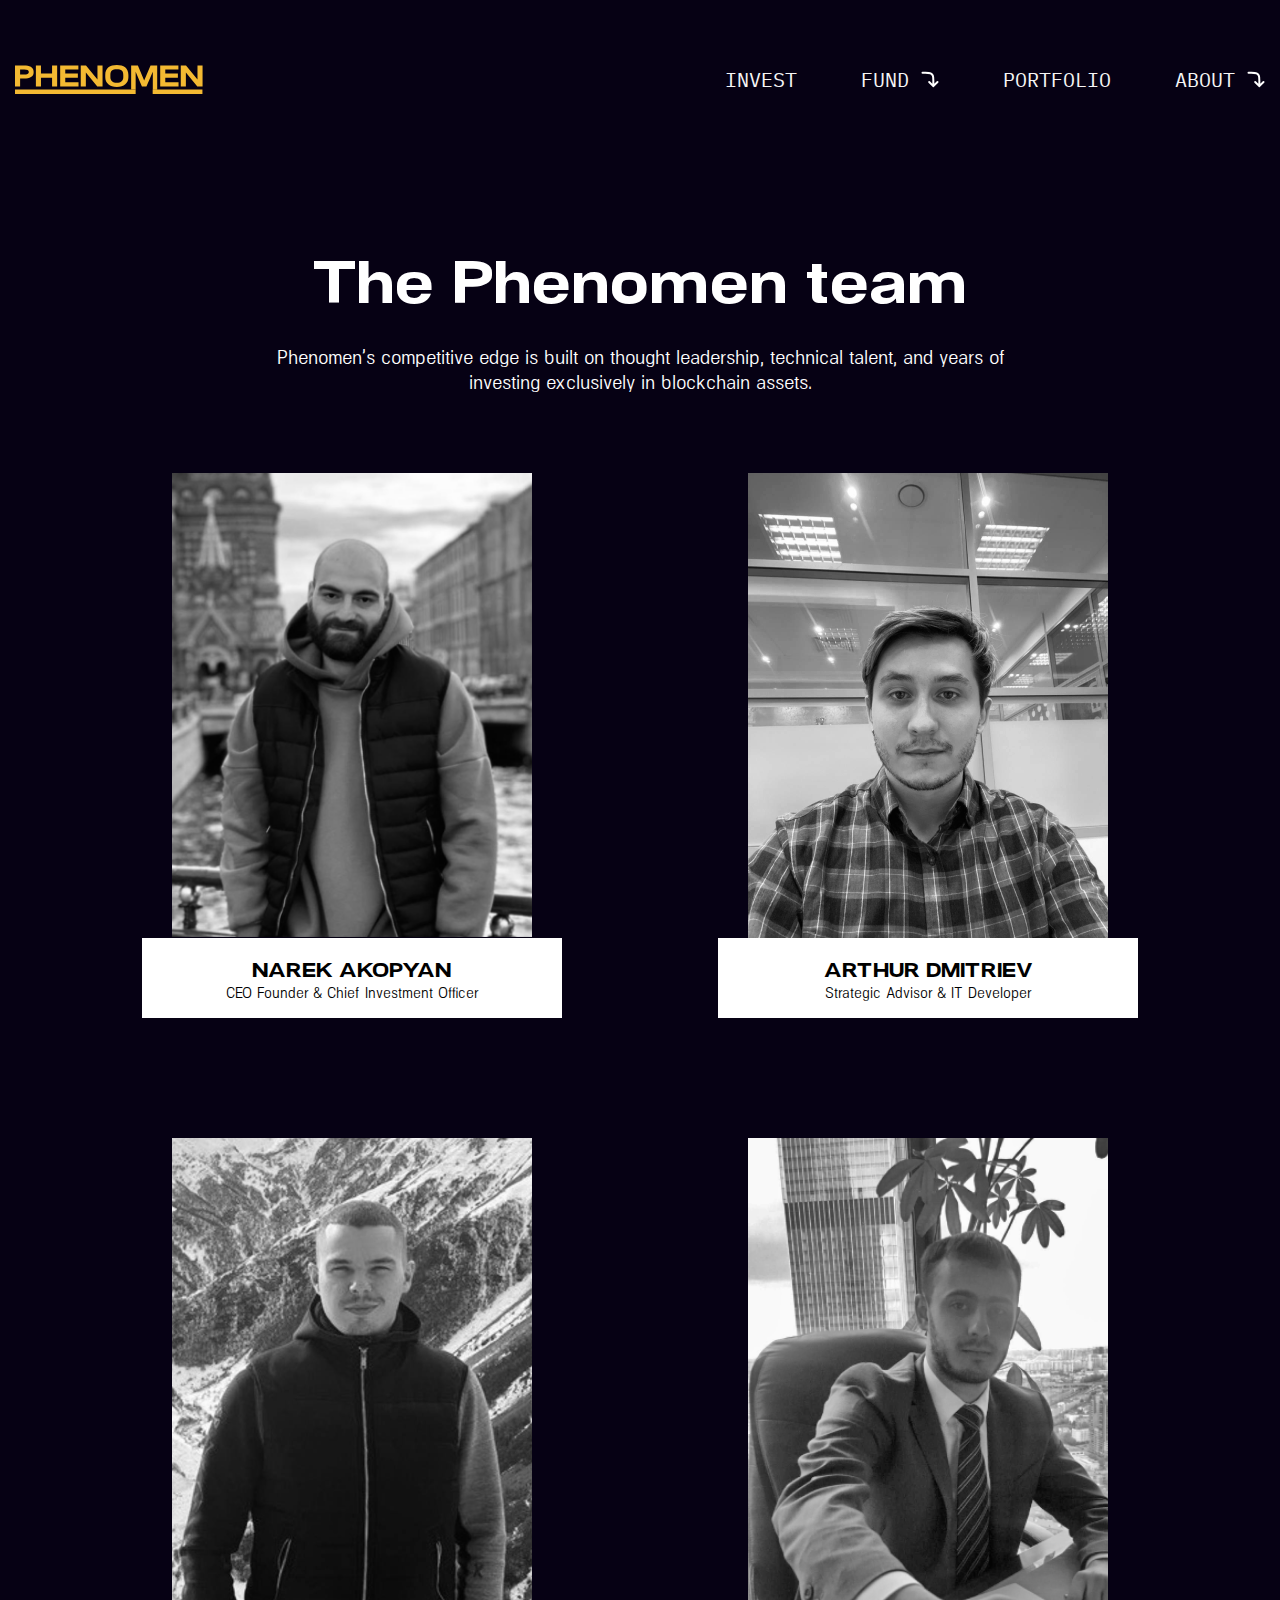
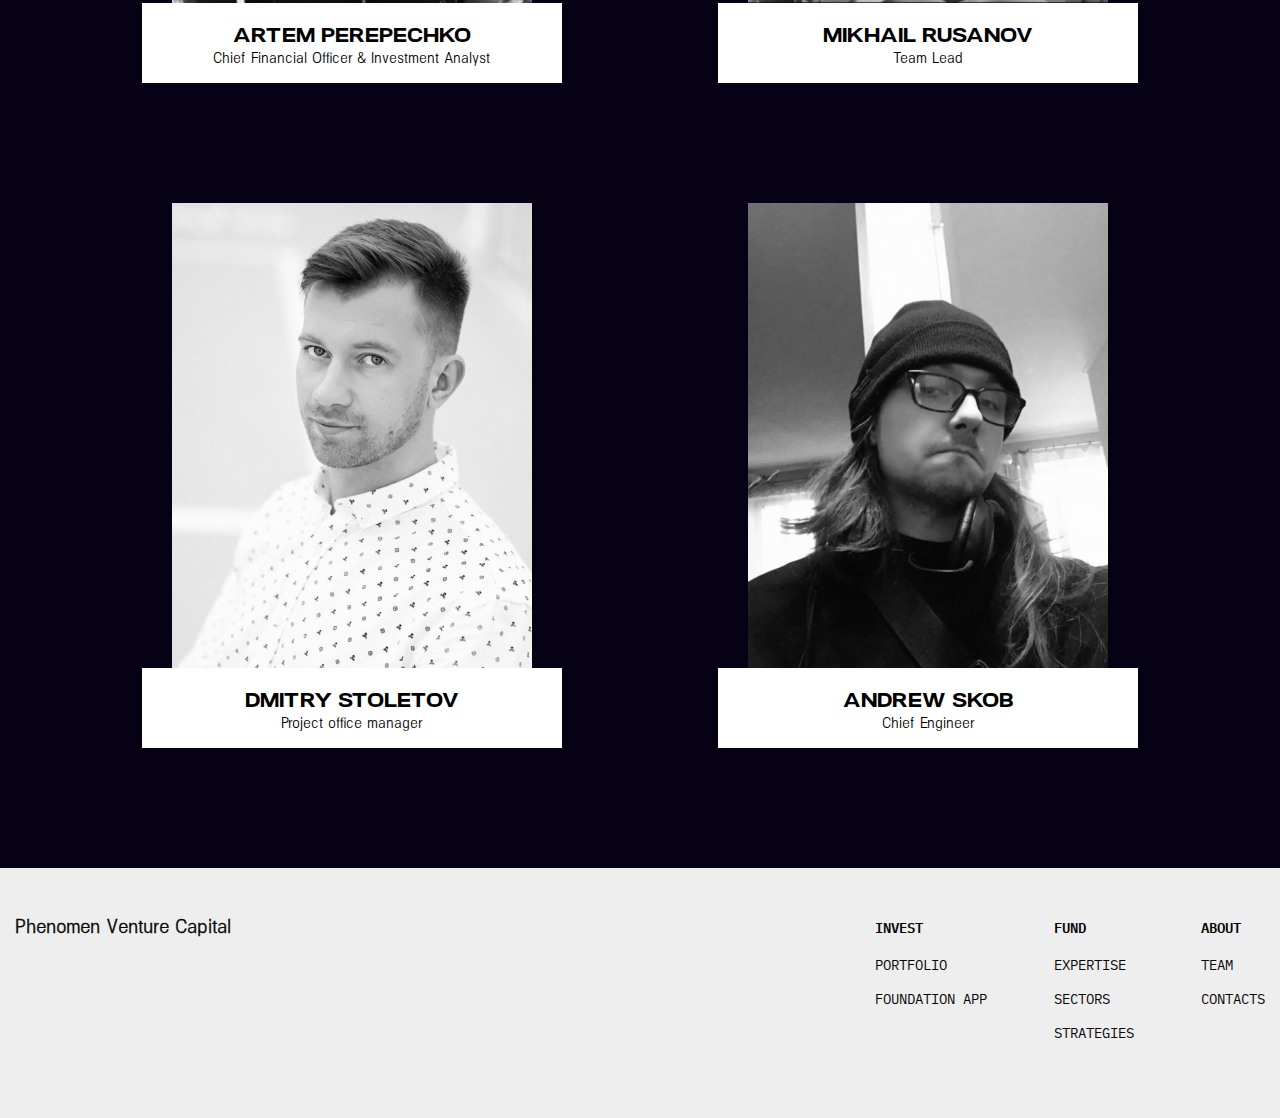
<file: page-7-popup/page-7-popup.html>
<!DOCTYPE html>
<html lang="en">
  <head>
    <meta charset="UTF-8" />
    <meta http-equiv="X-UA-Compatible" content="IE=edge" />
    <meta name="viewport" content="width=device-width, initial-scale=1.0" />
    <title>PHENOMEN</title>
    <link
      type="image/x-icon"
      rel="shortcut icon"
      href="../favicon/favicon.ico"
    />
    <link rel="stylesheet" href="../css/fonts.css" />
    <link rel="stylesheet" href="../css/normalize-css.css" />
    <link rel="stylesheet" href="../css/header.css" />
    <link rel="stylesheet" href="./style-7-popup.css" />
    <link rel="stylesheet" href="../css/footer.css" />
  </head>
  <!-- на body добавлять класс hide-overflow {overflow: hidden} -->
  <body>
    <div class="wrapper">
      <header class="header">
        <div class="header__container">
          <a href="../page-1/page-1.html" class="header__logo">
            <img
              src="../images/logo/phenomen-logo.svg"
              alt="Phenomen-logo"
              class="header__logo-link"
            />
          </a>

          <a href="#" class="burger__button"><span></span></a>

          <!-- на mobile-menu добавлять класс mobile-menu--active -->
          <div class="mobile-menu">
            <nav class="mobile-menu__nav">
              <ul class="mobile-menu__list">
                <li class="mobile-menu__item">
                  <a href="#" class="close-icon-menu"></a>
                </li>
                <li class="mobile-menu__item">
                  <a href="../page-3/page-3.html" class="mobile-menu__link"
                    >INVEST</a
                  >
                </li>
                <li class="mobile-menu__item">
                  <button
                    class="mobile-menu__link collapsible-button"
                    type="button"
                  >
                    FUND
                    <img
                      src="../images/arrow-down-black.svg"
                      alt="arrow"
                      class="header__link-arrow header__link-arrow-down"
                    />
                    <img
                      src="../images/arrow-up.svg"
                      alt="arrow"
                      class="header__link-arrow header__link-arrow-up"
                    />
                  </button>
                  <div class="mobile-menu__drop-down">
                    <a
                      href="../page-3/page-3.html"
                      class="mobile-menu__link drop-down"
                      >SECTORS</a
                    >
                    <a
                      href="../page-4/page-4.html"
                      class="mobile-menu__link drop-down"
                      >EXPERTISE</a
                    >
                    <a
                      href="../page-5/page-5.html"
                      class="mobile-menu__link drop-down"
                      >STRATEGIES</a
                    >
                  </div>
                </li>
                <li class="mobile-menu__item">
                  <a href="../page-6/page-6.html" class="mobile-menu__link"
                    >PORTFOLIO</a
                  >
                </li>
                <li class="mobile-menu__item">
                  <button
                    class="mobile-menu__link collapsible-button"
                    type="button"
                  >
                    ABOUT
                    <img
                      src="../images/arrow-down-black.svg"
                      alt="arrow"
                      class="header__link-arrow header__link-arrow-down"
                    />
                    <img
                      src="../images/arrow-up.svg"
                      alt="arrow"
                      class="header__link-arrow header__link-arrow-up"
                    />
                  </button>
                  <div class="mobile-menu__drop-down">
                    <a
                      href="../page-7/page-7.html"
                      class="mobile-menu__link drop-down"
                      >TEAM</a
                    >
                    <a
                      href="../page-8/page-8.html"
                      class="mobile-menu__link drop-down"
                      >CONTACTS</a
                    >
                  </div>
                </li>
              </ul>
            </nav>
          </div>

          <nav class="header__nav">
            <ul class="header__list">
              <li class="header__list-item">
                <a href="../page-2/page-2.html" class="header__link">INVEST</a>
              </li>
              <li class="header__list-item">
                <div class="header__list-item-arrow">
                  <a href="#" class="header__link">FUND</a>
                  <img
                    src="../images/arrow-down.svg"
                    alt="arrow"
                    class="header__link-arrow header__link-arrow-down"
                  />
                  <img
                    src="../images/arrow-up.svg"
                    alt="arrow"
                    class="header__link-arrow header__link-arrow-up"
                  />
                </div>
                <!-- выпадающее меню -->
                <ul class="menu__options menu__options-fund">
                  <div class="triangle"></div>
                  <li class="menu__option">
                    <a href="../page-3/page-3.html" class="menu__option-link"
                      >SECTORS</a
                    >
                  </li>
                  <li class="menu__option">
                    <a href="../page-4/page-4.html" class="menu__option-link"
                      >EXPERTISE</a
                    >
                  </li>
                  <li class="menu__option">
                    <a href="../page-5/page-5.html" class="menu__option-link"
                      >STRATEGIES</a
                    >
                  </li>
                </ul>
              </li>
              <li class="header__list-item">
                <a href="../page-6/page-6.html" class="header__link"
                  >PORTFOLIO</a
                >
              </li>
              <li class="header__list-item">
                <div class="header__list-item-arrow">
                  <a href="#" class="header__link">ABOUT</a>
                  <img
                    src="../images/arrow-down.svg"
                    alt="arrow"
                    class="header__link-arrow header__link-arrow-down"
                  />
                  <img
                    src="../images/arrow-up.svg"
                    alt="arrow"
                    class="header__link-arrow header__link-arrow-up"
                  />
                </div>
                <!-- выпадающее меню -->
                <ul class="menu__options menu__options-about">
                  <div class="triangle"></div>
                  <li class="menu__option">
                    <a
                      href="../page-7-popup/page-7-popup.html"
                      class="menu__option-link"
                      >TEAM</a
                    >
                  </li>
                  <li class="menu__option">
                    <a href="../page-8/page-8.html" class="menu__option-link"
                      >CONTACTS</a
                    >
                  </li>
                </ul>
              </li>
            </ul>
          </nav>
        </div>
      </header>

      <main class="main">
        <section class="team__container">
          <div class="team__head">
            <h1 class="team__head-title">The Phenomen team</h1>
            <p class="team__head-desc">
              Phenomen&#8217;s competitive edge is built on thought leadership,
              technical talent, and years of investing exclusively in blockchain
              assets.
            </p>
          </div>
          <div class="teams__box">
            <!-- список teamPerson -->
          </div>
        </section>
      </main>

      <footer class="footer">
        <section class="footer__container">
          <h2 class="footer__title">Phenomen Venture Capital</h2>
          <nav class="footer__nav">
            <ul class="footer__nav-item-list">
              <li class="footer__nav-item">
                <h4 class="footer__nav-item-title">INVEST</h4>
              </li>
              <li class="footer__nav-item">
                <a href="../page-6/page-6.html" class="footer__link"
                  >PORTFOLIO</a
                >
              </li>
              <li class="footer__nav-item">
                <a
                  href="https://play.google.com/store/games?hl=ru&gl=US"
                  class="footer__link"
                  >FOUNDATION APP</a
                >
              </li>
            </ul>
            <ul class="footer__nav-item-list">
              <li class="footer__nav-item">
                <h4 class="footer__nav-item-title">FUND</h4>
              </li>
              <li class="footer__nav-item">
                <a href="../page-4/page-4.html" class="footer__link"
                  >EXPERTISE</a
                >
              </li>
              <li class="footer__nav-item">
                <a href="../page-3/page-3.html" class="footer__link">SECTORS</a>
              </li>
              <li class="footer__nav-item">
                <a href="../page-5/page-5.html" class="footer__link"
                  >STRATEGIES</a
                >
              </li>
            </ul>
            <ul class="footer__nav-item-list">
              <li class="footer__nav-item">
                <h4 class="footer__nav-item-title">ABOUT</h4>
              </li>
              <li class="footer__nav-item">
                <a href="../page-7/page-7.html" class="footer__link">TEAM</a>
              </li>
              <li class="footer__nav-item">
                <a href="../page-8/page-8.html" class="footer__link"
                  >CONTACTS</a
                >
              </li>
            </ul>
          </nav>
        </section>
      </footer>

      <!-- POPUP -->

      <!-- на popup__container добавлять классpopup__container--active -->
      <section class="popup__container">
        <div class="popup">
          <div class="popup__close">
            <a href="#" class="popup__close-icone"></a>
          </div>
          <div class="popup__info">
            <h1 class="popup__info-name">N'arek Akopyan</h1>
            <div class="popup__info-items">
              <div class="popup__info-item">
                <h2 class="popup__item-title">ROLE</h2>
                <div class="popup__border"></div>
                <p class="popup__item-desc">
                  CEO Founder & Chief Investment Officer
                </p>
              </div>
              <div class="popup__info-item">
                <h2 class="popup__item-title">BIO</h2>
                <div class="popup__border"></div>
                <p class="popup__item-desc">
                  He has more than 5 years of experience in investing and
                  managing the cryptocurrency market, the main base of analysis
                  is technical. He is the founder of Phenomen Ventures Capital.
                </p>
              </div>
            </div>
          </div>
        </div>
      </section>
    </div>
    <!-- <script type="module"></script> -->
    <script src="../js/mobile-menu.js"></script>
    <script type="module" src="../js/team-persons-elements.js"></script>
    <script type="module" src="../js/popup.js"></script>
  </body>
</html>
</file>
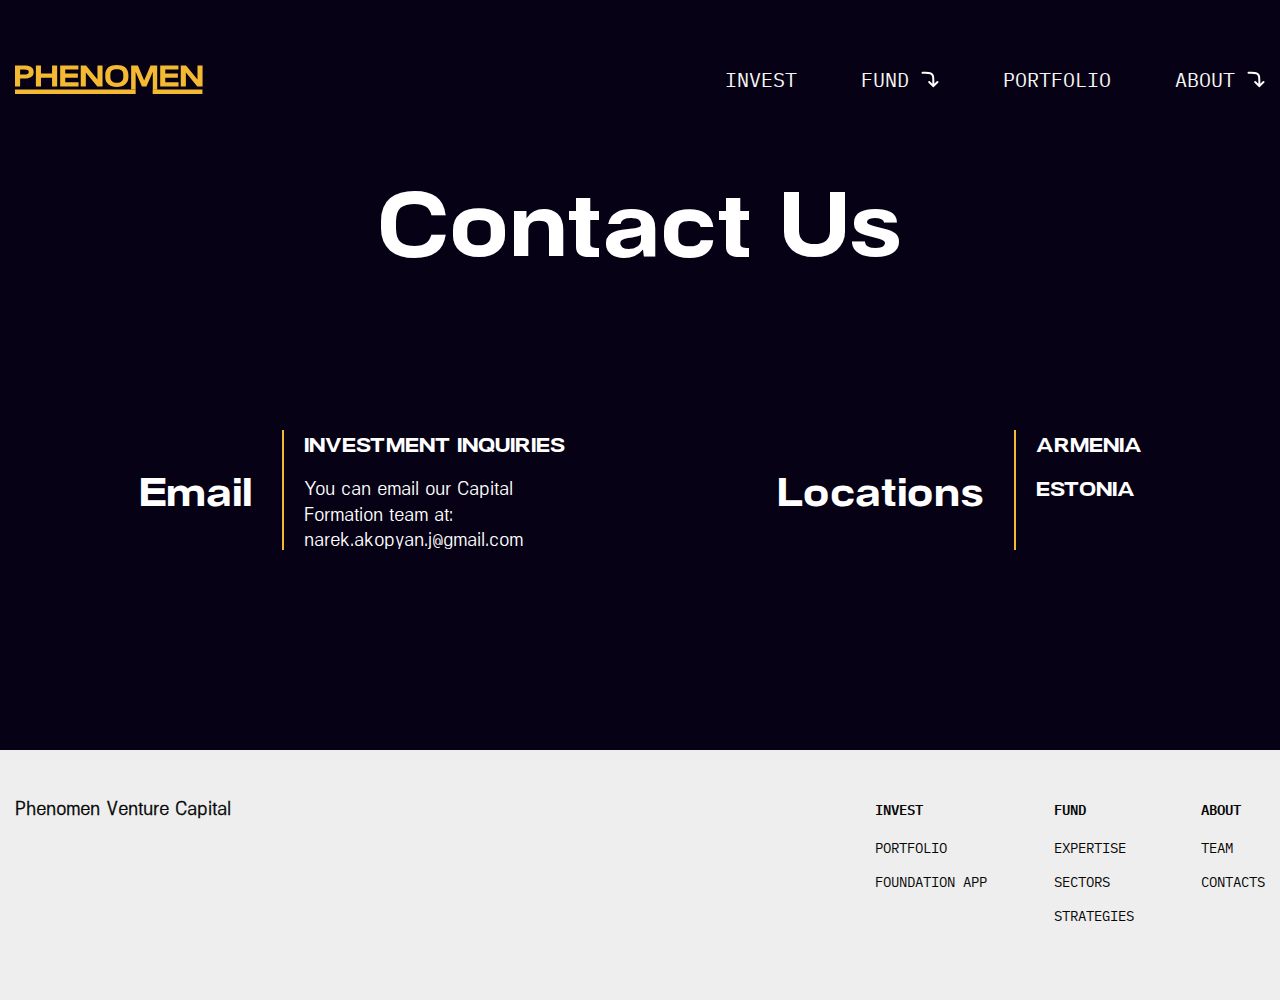
<file: page-8/page-8.html>
<!DOCTYPE html>
<html lang="en">
  <head>
    <meta charset="UTF-8" />
    <meta http-equiv="X-UA-Compatible" content="IE=edge" />
    <meta name="viewport" content="width=device-width, initial-scale=1.0" />
    <title>PHENOMEN</title>
    <link
      type="image/x-icon"
      rel="shortcut icon"
      href="../favicon/favicon.ico"
    />
    <link rel="stylesheet" href="../css/fonts.css" />
    <link rel="stylesheet" href="../css/normalize-css.css" />
    <link rel="stylesheet" href="../css/header.css" />
    <link rel="stylesheet" href="./style-8.css" />
    <link rel="stylesheet" href="../css/footer.css" />
  </head>
  <!-- на body добавлять класс hide-overflow {overflow: hidden} -->
  <body>
    <div class="wrapper">
      <header class="header">
        <div class="header__container">
          <a href="../page-1/page-1.html" class="header__logo">
            <img
              src="../images/logo/phenomen-logo.svg"
              alt="Phenomen-logo"
              class="header__logo-link"
            />
          </a>

          <a href="#" class="burger__button"><span></span></a>

          <!-- на mobile-menu добавлять класс mobile-menu--active -->
          <div class="mobile-menu">
            <nav class="mobile-menu__nav">
              <ul class="mobile-menu__list">
                <li class="mobile-menu__item">
                  <a href="#" class="close-icon-menu"></a>
                </li>
                <li class="mobile-menu__item">
                  <a href="../page-3/page-3.html" class="mobile-menu__link"
                    >INVEST</a
                  >
                </li>
                <li class="mobile-menu__item">
                  <button
                    class="mobile-menu__link collapsible-button"
                    type="button"
                  >
                    FUND
                    <img
                      src="../images/arrow-down-black.svg"
                      alt="arrow"
                      class="header__link-arrow header__link-arrow-down"
                    />
                    <img
                      src="../images/arrow-up.svg"
                      alt="arrow"
                      class="header__link-arrow header__link-arrow-up"
                    />
                  </button>
                  <div class="mobile-menu__drop-down">
                    <a
                      href="../page-3/page-3.html"
                      class="mobile-menu__link drop-down"
                      >SECTORS</a
                    >
                    <a
                      href="../page-4/page-4.html"
                      class="mobile-menu__link drop-down"
                      >EXPERTISE</a
                    >
                    <a
                      href="../page-5/page-5.html"
                      class="mobile-menu__link drop-down"
                      >STRATEGIES</a
                    >
                  </div>
                </li>
                <li class="mobile-menu__item">
                  <a href="../page-6/page-6.html" class="mobile-menu__link"
                    >PORTFOLIO</a
                  >
                </li>
                <li class="mobile-menu__item">
                  <button
                    class="mobile-menu__link collapsible-button"
                    type="button"
                  >
                    ABOUT
                    <img
                      src="../images/arrow-down-black.svg"
                      alt="arrow"
                      class="header__link-arrow header__link-arrow-down"
                    />
                    <img
                      src="../images/arrow-up.svg"
                      alt="arrow"
                      class="header__link-arrow header__link-arrow-up"
                    />
                  </button>
                  <div class="mobile-menu__drop-down">
                    <a
                      href="../page-7/page-7.html"
                      class="mobile-menu__link drop-down"
                      >TEAM</a
                    >
                    <a
                      href="../page-8/page-8.html"
                      class="mobile-menu__link drop-down"
                      >CONTACTS</a
                    >
                  </div>
                </li>
              </ul>
            </nav>
          </div>

          <nav class="header__nav">
            <ul class="header__list">
              <li class="header__list-item">
                <a href="../page-2/page-2.html" class="header__link">INVEST</a>
              </li>
              <li class="header__list-item">
                <div class="header__list-item-arrow">
                  <a href="#" class="header__link">FUND</a>
                  <img
                    src="../images/arrow-down.svg"
                    alt="arrow"
                    class="header__link-arrow header__link-arrow-down"
                  />
                  <img
                    src="../images/arrow-up.svg"
                    alt="arrow"
                    class="header__link-arrow header__link-arrow-up"
                  />
                </div>
                <!-- выпадающее меню -->
                <ul class="menu__options menu__options-fund">
                  <div class="triangle"></div>
                  <li class="menu__option">
                    <a href="../page-3/page-3.html" class="menu__option-link"
                      >SECTORS</a
                    >
                  </li>
                  <li class="menu__option">
                    <a href="../page-4/page-4.html" class="menu__option-link"
                      >EXPERTISE</a
                    >
                  </li>
                  <li class="menu__option">
                    <a href="../page-5/page-5.html" class="menu__option-link"
                      >STRATEGIES</a
                    >
                  </li>
                </ul>
              </li>
              <li class="header__list-item">
                <a href="../page-6/page-6.html" class="header__link"
                  >PORTFOLIO</a
                >
              </li>
              <li class="header__list-item">
                <div class="header__list-item-arrow">
                  <a href="#" class="header__link">ABOUT</a>
                  <img
                    src="../images/arrow-down.svg"
                    alt="arrow"
                    class="header__link-arrow header__link-arrow-down"
                  />
                  <img
                    src="../images/arrow-up.svg"
                    alt="arrow"
                    class="header__link-arrow header__link-arrow-up"
                  />
                </div>
                <!-- выпадающее меню -->
                <ul class="menu__options menu__options-about">
                  <div class="triangle"></div>
                  <li class="menu__option">
                    <a
                      href="../page-7-popup/page-7-popup.html"
                      class="menu__option-link"
                      >TEAM</a
                    >
                  </li>
                  <li class="menu__option">
                    <a href="../page-8/page-8.html" class="menu__option-link"
                      >CONTACTS</a
                    >
                  </li>
                </ul>
              </li>
            </ul>
          </nav>
        </div>
      </header>

      <main class="main">
        <section class="contact-us__container">
          <div class="contact-us">
            <h1 class="contact-us__title">Contact Us</h1>
            <div class="contact-us__info-box">
              <div class="contact-us__info">
                <h2 class="contact-us__info-title">Email</h2>
                <div class="border"></div>
                <div class="contact-us__email-desc">
                  <h3 class="contact-us__email-headline headline-text">
                    INVESTMENT INQUIRIES
                  </h3>
                  <p class="contact-us__desc">
                    You can email our Capital Formation team at:
                    narek.akopyan.j@gmail.com
                  </p>
                </div>
              </div>
              <div class="contact-us__info">
                <h3 class="contact-us__info-title">Locations</h3>
                <div class="border"></div>
                <ul class="country__headline-list headline-text">
                  <li class="country">ARMENIA</li>
                  <li class="country">ESTONIA</li>
                </ul>
              </div>
            </div>
          </div>
        </section>
      </main>

      <footer class="footer">
        <section class="footer__container">
          <h2 class="footer__title">Phenomen Venture Capital</h2>
          <nav class="footer__nav">
            <ul class="footer__nav-item-list">
              <li class="footer__nav-item">
                <h4 class="footer__nav-item-title">INVEST</h4>
              </li>
              <li class="footer__nav-item">
                <a href="#" class="footer__link">PORTFOLIO</a>
              </li>
              <li class="footer__nav-item">
                <a href="#" class="footer__link">FOUNDATION APP</a>
              </li>
            </ul>
            <ul class="footer__nav-item-list">
              <li class="footer__nav-item">
                <h4 class="footer__nav-item-title">FUND</h4>
              </li>
              <li class="footer__nav-item">
                <a href="#" class="footer__link">EXPERTISE</a>
              </li>
              <li class="footer__nav-item">
                <a href="#" class="footer__link">SECTORS</a>
              </li>
              <li class="footer__nav-item">
                <a href="#" class="footer__link">STRATEGIES</a>
              </li>
            </ul>
            <ul class="footer__nav-item-list">
              <li class="footer__nav-item">
                <h4 class="footer__nav-item-title">ABOUT</h4>
              </li>
              <li class="footer__nav-item">
                <a href="#" class="footer__link">TEAM</a>
              </li>
              <li class="footer__nav-item">
                <a href="#" class="footer__link">CONTACTS</a>
              </li>
            </ul>
          </nav>
        </section>
      </footer>
    </div>
    <script src="../js/mobile-menu.js"></script>
  </body>
</html>
</file>
<file: css/fonts.css>
@import url('https://fonts.googleapis.com/css2?family=IBM+Plex+Mono:wght@400;600&display=swap');

@font-face {
  font-family: 'NeoGram Condensed Regular';
  font-weight: 400;
  src: local('NeoGram Condensed Regular'),
    url('../fonts/NeoGram-Condensed-Regular.woff') format('woff');
}

@font-face {
  font-family: 'NeoGram Extended ExtraBold';
  font-weight: 800;
  src: local('NeoGram Extended ExtraBold'),
    url('../fonts/NeoGram Extended W00 ExtraBold.woff2') format('woff2');
}
</file>
<file: css/header.css>
.header__container {
  display: flex;
  justify-content: space-between;
  align-items: center;
  height: 158px;
}
.header__list {
  display: flex;
  justify-content: space-between;
  width: 540px;
}
.header__list-item {
  font-family: 'IBM Plex Mono';
  text-transform: uppercase;
  position: relative;
}
.header__list-item-arrow {
  display: flex;
  justify-content: center;
}
.header__link {
  font-size: 20px;
  line-height: 1.25;
  color: #f6f6f6;
}
.header__link-arrow {
  display: block;
  margin: 0 0 0 12px;
  z-index: 5;
}
.menu__options-fund,
.menu__options-about,
.header__link-arrow-up {
  display: none;
  transition: 0.5s;
}
li:hover .menu__options {
  display: block;
  transition: 0.5s;
}
li:hover .header__link-arrow-down {
  display: none;
  transition: 0.5s;
  z-index: 5;
}
li:hover .header__link-arrow-up {
  display: block;
  transition: 0.5s;
  z-index: 5;
}
.header__list-item:hover .header__link {
  color: #f3b932;
}

/* ----- menu__option ----- */

.menu__option-link:hover {
  color: #f3b932;
}
.menu__options {
  position: absolute;
  border: 1px solid #ffffff;
  /*!  drop-shadow не срабатывает  */
  filter: drop-shadow(0px 0px 8px rgba(0.255, 255, 255, 0.25));
  top: 28px;
}
.menu__options::before {
  content: '';
  position: absolute;
  top: -10px;
  left: 75px;
  border-top: 5px solid transparent;
  border-bottom: 5px solid transparent;
  border-right: 8px solid #ffffff;
  transform: rotate(90deg);
}
.menu__options-fund {
  left: -43px;
}
.menu__options-about {
  left: -39px;
}
.menu__option {
  font-weight: 500;
  font-size: 15px;
  line-height: 0.75;
  width: 160px;
  padding: 18px 0;
  display: flex;
  align-items: center;
  justify-content: center;
  color: #ffffff;
}
.menu__option:only-child {
  border-bottom: 1px solid #ffffff;
}
.menu__option:not(:last-child) {
  border-bottom: 1px solid #ffffff;
}
.menu__option-link {
  color: #f6f6f6;
  text-align: center;
}

.mobile-menu {
  display: none;
}

.hide-overflow {
  overflow: hidden;
}

/* ===== Media ===== */

/* PC */
@media (max-width: 1114.98px) {
  /* good */
}

/* TABLET */
@media (max-width: 991.98px) {
  .header__list {
    width: 440px;
  }
}

/* MOBILE */
@media (max-width: 767.98px) {
  .header__container {
    height: 90px;
  }
  .header__nav {
    display: none;
  }
  body .burger__button {
    display: flex;
    position: relative;
    flex: 0 0 36px;
    height: 26px;
    flex-direction: column;
    justify-content: space-between;
  }
  .burger__button::before,
  .burger__button::after {
    content: '';
    background-color: #ffffff;
    height: 2px;
  }
  .burger__button span {
    background-color: #ffffff;
    height: 2px;
  }

  /*==== Mobile-menu ===*/

  .mobile-menu {
    display: block;
    position: fixed;
    top: 0;
    left: -100%;
    width: 100vw;
    height: 100%;
    overflow: auto;
    z-index: 1;
    background-color: #ffffff;
    transition: left 0.3s ease 0s;
  }
  .mobile-menu--active {
    left: 0;
  }
  .mobile-menu__nav {
    max-width: 450px;
    margin: 0 auto;
  }
  .mobile-menu__list {
    display: flex;
    flex-direction: column;
    justify-content: center;
    align-items: center;
    gap: 50px;
    margin: 0;
  }
  .mobile-menu__item:first-child {
    width: 100%;
    display: flex;
    justify-content: flex-end;
    height: 90px;
    margin-bottom: 63px;
  }
  .close-icon-menu {
    content: url('../images/close-icone-black.svg');
  }
  .mobile-menu__link {
    font-family: 'IBM Plex Mono';
    font-weight: 600;
    text-transform: uppercase;
    color: #070707;
    font-size: 20px;
    line-height: 26px;
    cursor: pointer;
  }
  .mobile-menu__link:hover {
    color: #f3b932;
  }
  .drop-down {
    font-weight: 500;
    color: #787878;
    padding-top: 20px;
  }
  .collapsible-button {
    background-color: transparent;
    display: flex;
    align-items: center;
    margin: 0 auto;
  }

  .collapsible-button:hover {
    color: #f3b932;
  }

  .mobile-menu__drop-down {
    display: flex;
    flex-direction: column;
    align-items: center;
    max-height: 0;
    overflow: hidden;
    transition: max-height 0.2s ease-out;
  }
}

/* MOBILE SMALL */
@media (max-width: 479.98px) {
  .menu__nav {
    max-width: 320px;
    margin: 0 auto;
  }
}
</file>
<file: css/index.css>
/* ===== Section-1 ===== */

.main__container {
  min-height: 100%;
  margin-top: 65px;
  margin-bottom: 150px;
}
.main__title {
  font-family: 'NeoGram Extended ExtraBold';
  font-size: 90px;
  line-height: 115px;
  max-width: 1080px;
  margin-bottom: 38px;
}
.main__desc {
  font-family: 'NeoGram Condensed Regular';
  font-weight: 400;
  font-size: 20px;
  line-height: 25px;
  max-width: 955px;
  margin-bottom: 53px;
}
.main__nav {
  display: flex;
  gap: 30px;
}
.main__link {
  width: 300px;
  height: 55px;
  display: flex;
  align-items: center;
  justify-content: center;
  font-family: 'NeoGram Condensed Regular';
  text-transform: uppercase;
  font-size: 20px;
  line-height: 125%;
  border: 2px solid #ffffff;
  border-radius: 2px;
  color: #ffffff;
}
.main__link:hover {
  color: #f3b932;
  border: 2px solid #f3b932;
  transition: 0.2s;
}

/* ===== Section-2 ===== */

.checkerboard {
  margin-bottom: 142px;
}
.checkerboard__block {
  color: #000000;
  background: #eeeeee;
  width: 50%;
  height: 430px;
  box-sizing: border-box;
  display: flex;
  align-items: center;
}
.checkerboard__block:nth-child(odd) {
  margin-left: auto;
}
.checkerboard__article-right {
  width: 576px;
  margin-left: 150px;
}
.checkerboard__article-left {
  margin: 0 auto;
  width: 474px;
}
.checkerboard__article-title {
  font-family: 'NeoGram Extended ExtraBold';
  font-size: 50px;
  letter-spacing: -0.03em;
  padding-bottom: 37px;
}
.checkerboard__article-desc {
  font-family: 'NeoGram Condensed Regular';
  font-weight: 400;
  font-size: 25px;
  line-height: 37.5px;
}

/* =====Section-3===== */

.investment__container {
  text-align: center;
  margin-bottom: 150px;
}
.investment__container-title {
  font-family: 'NeoGram Extended ExtraBold';
  font-size: 60px;
  line-height: 82px;
  letter-spacing: -0.03em;
  margin-bottom: 71px;
}
.investment__types {
  display: flex;
  justify-content: space-between;
  height: 168px;
}
.investment__type {
  width: 413px;
  border-top: 2px solid #fff;
  border-bottom: 2px solid #fff;
}
.text__type {
  display: flex;
  flex-direction: column;
  padding: 27px 0 0 2px;
  gap: 21px;
  height: 100%;
  text-align: left;
}
.investment__type-title {
  font-family: 'NeoGram Extended ExtraBold';
  font-size: 20px;
  line-height: 27.2px;
  letter-spacing: 0.11em;
  text-transform: uppercase;
}
.investment__type-desc {
  font-family: 'NeoGram Condensed Regular';
  font-size: 15px;
  line-height: 19.08px;
  letter-spacing: -0.03em;
}

.header__menu--active {
  /* display: none; */
}

/* ===== Media ===== */

@media (max-width: 1439.98px) {
  .checkerboard__article-right {
    margin: 0 auto;
    width: 470px;
  }
  .investment__types {
    height: 168px;
  }
  .investment__type {
    width: 310px;
  }
}

/* PC */
@media (max-width: 1114.98px) {
  .main__title {
    font-family: 'NeoGram Extended ExtraBold';
    font-size: 70px;
    line-height: 90px;
    max-width: 840px;
    margin-bottom: 43px;
  }
  .main__desc {
    font-size: 18px;
    line-height: 22.9px;
    max-width: 750px;
  }
  .checkerboard__article-right {
    margin: 0 auto;
    width: 376px;
  }
  .checkerboard__article-left {
    margin: 0 auto;
    width: 274px;
  }
  .investment__types {
    height: 100%;
  }
  .investment__type {
    width: 260px;
  }
}

/* TABLET */
@media (max-width: 991.98px) {
  
  /* =====Section-1===== */

  .main__title {
    font-family: 'NeoGram Extended ExtraBold';
    font-size: 55px;
    line-height: 70px;
    max-width: 660px;
    margin-bottom: 43px;
  }
  .main__desc {
    font-size: 18px;
    line-height: 22.9px;
    max-width: 620px;
  }

  /* =====Section-2===== */

  .checkerboard__block {
    width: 100%;
    height: 330px;
    margin-bottom: 30px;
  }
  .checkerboard__article {
    width: 720px;
    padding-right: 100px;
  }

  /* =====Section-3===== */

  .investment__types {
    display: flex;
    flex-direction: column;
    align-items: center;
    height: 100%;
    width: 100%;
  }
  .investment__type {
    height: 168px;
    width: 100%;
  }
  .investment__type:not(:first-child) {
    border-top: 0;
  }
}

/* MOBILE */
@media (max-width: 767.98px) {

  /* ===== Section-1 ===== */

  .main__title {
    font-size: 40px;
    line-height: 54.4px;
    max-width: 100%;
  }
  .main__desc {
    max-width: 340px;
    font-size: 18px;
    line-height: 22.9px;
    margin-bottom: 51px;
  }
  .main__nav {
    display: flex;
    flex-direction: column;
    align-items: center;
    gap: 20px;
  }
  .main__link {
    width: 419px;
  }

  /* ===== Section-2 ===== */

  .checkerboard {
    margin-bottom: 110px;
  }
  .checkerboard__block {
    height: 242px;
  }
  .checkerboard__article {
    width: 420px;
  }
  .checkerboard__article-title {
    font-size: 30px;
    line-height: 40.8px;
    padding-bottom: 30px;
  }
  .checkerboard__article-desc {
    font-size: 18px;
    line-height: 27px;
  }

  /* ===== Section-3 ===== */

  .investment__container {
    margin-bottom: 80px;
  }
  .investment__container-title {
    font-size: 30px;
    line-height: 40.8px;
    margin-bottom: 71px;
  }
  .investment__type-title {
    font-size: 15px;
    line-height: 20.4px;
  }
  .investment__type-desc {
    font-size: 15px;
    line-height: 19.08px;
    letter-spacing: -0.03em;
  }
}

/* MOBILE SMALL */
@media (max-width: 479.98px) {

  .menu__list {
    max-width: 450px;
  }

  /* ===== Section-1 ===== */

  .main__container {
    min-height: 100%;
    margin-top: 63px;
    margin-bottom: 130px;
  }
  .main__title {
    max-width: 320px;
    font-size: 40px;
    margin-bottom: 30px;
  }

  .main__link {
    width: 320px;
    font-size: 15px;
    line-height: 19.08px;
  }

  /* ===== Section-2 ===== */

  .checkerboard {
    margin-bottom: 110px;
  }
  .checkerboard__block {
    height: 242px;
  }
  .checkerboard__article {
    width: 320px;
    padding-right: 0;
  }

  /* =====Section-3===== */

  .investment__type {
    width: 320px;
  }
}
</file>
<file: css/footer.css>
.footer {
  background: #eeeeee;
  width: 100%;
  height: 250px;
}
.footer__container {
  padding-top: 44px;
  display: flex;
  justify-content: space-between;
  color: #070707;
}
.footer__title {
  -webkit-text-stroke: 0.3px #000000;
  font-family: 'NeoGram Condensed Regular';
  font-size: 20px;
  line-height: 25.44px;
}
.footer__nav {
  display: flex;
  justify-content: space-between;
  padding-top: 6px;
  width: 390px;
}
.footer__nav-item-list {
  font-family: 'IBM Plex Mono';
  text-transform: uppercase;
  font-size: 14px;
  line-height: 18.2px;
}
.footer__nav-item-title {
  font-weight: 600;
  padding-bottom: 4px;
}
/* убирает висячий отступ у последнего элемента */
.footer__nav-item:not(:last-child) {
  padding-bottom: 16px;
}
/* -------------------------------------------- */

.footer__link {
  color: #070707;
}
.footer__link:hover {
  color: #f3b932;
  transition: 0.2s;
}

/* ===== Media ===== */

/* PC */
@media (max-width: 1114.98px) {
  /* good */
}

/* TABLET */
@media (max-width: 991.98px) {
  /* good */
}

/* MOBILE */
@media (max-width: 767.98px) {
  .footer {
    margin: 0 auto;
  }
  .footer__container {
    flex-direction: column;
    justify-content: flex-end;
    padding: 44px 20px 0 20px;
  }
  .footer__title {
    padding-bottom: 26px;
    font-size: 20px;
    line-height: 25.44px;
  }
  .footer__nav {
    width: 100%;
  }
  .footer__nav-item-list {
    font-size: 10px;
    line-height: 13px;
  }
  .footer__nav-item-title {
    font-size: 12px;
    line-height: 15.6px;
  }
}

/* MOBILE SMALL */
@media (max-width: 479.98px) {
}
</file>
<file: page-2/style-2.css>
/* ===== (1) venture ===== */

.main__container {
  display: flex;
  margin-top: 67px;
  margin-bottom: 125px;
  gap: 190px;
}
.venture-capital {
  max-width: 606px;
}
.venture-capital__title {
  font-family: 'NeoGram Extended ExtraBold';
  font-size: 60px;
  line-height: 81px;
  margin-bottom: 66px;
  width: 500px;
}
.venture-capital__desc-list {
  font-family: 'NeoGram Condensed Regular';
  font-size: 20px;
  line-height: 25.44px;
}
.venture-capital__desc:not(:last-child) {
  margin-bottom: 44px;
}

/* ===== (2) inquiry ===== */

.inquiry {
  width: 100%;
}
.inquiry__title {
  font-family: 'NeoGram Extended ExtraBold';
  font-size: 20px;
  line-height: 27.2px;
  margin-top: 23px;
  margin-bottom: 31px;
  text-transform: uppercase;
}
.reg-form {
  font-family: 'NeoGram Condensed Regular';
  font-size: 20px;
  line-height: 25.44px;
}
.reg-form__elements-block {
  display: flex;
  gap: 44px;
}
.reg-form__element {
  padding-bottom: 25px;
  width: 100%;
}
.reg-form__label {
  display: block;
  padding-bottom: 11px;
}
.reg-form__element input,
.reg-form__element select,
.reg-form__element textarea {
  width: 100%;
  height: 60px;
  padding-left: 15px;

  font-family: 'NeoGram Condensed Regular';
  font-size: 20px;
  color: #fff;

  background: #060114;
  border: 2px solid #f6f6f6;
  border-radius: 2px;
  transition: 0.2s;
}
.reg-form__element input:hover,
.reg-form__element select:hover,
.reg-form__element textarea:hover {
  border-color: #f3b932;
  transition: 0.2s;
}

.reg-form__element input:focus,
.reg-form__element select:focus,
.reg-form__element textarea:focus {
  outline: none;
}
.reg-form__label-checkbox-title {
  margin-top: -4px;
  padding-bottom: 15px;
}
.reg-form__label-checkbox {
  cursor: pointer;
  padding-bottom: 31px;
}
.reg-form__label-checkbox:last-child {
  padding-bottom: 24px;
}
.reg-form__label-checkbox input {
  display: none;
}
.reg-form__label-checkbox span {
  display: inline-block;
  position: relative;
  padding: 0 0 0 35px;
  line-height: 22px;
}
.reg-form__label-checkbox span::before {
  content: '';
  display: inline-block;
  width: 24px;
  height: 24px;
  position: absolute;
  left: 0;
  top: 0;
  background: url(/images/checkbox-off.svg) 0 0 no-repeat;
}
.reg-form__label-checkbox input + span::after {
  content: '';
  opacity: 0;
  transition: opacity 0.3s ease;
}
.reg-form__label-checkbox input:checked + span::after,
.reg-form__label-checkbox input:checked + span::before {
  display: inline-block;
  width: 24px;
  height: 24px;
  position: absolute;
  left: 0px;
  top: 0px;
  background: url(/images/checkbox-on.svg) 0 0 no-repeat;
  opacity: 1;
  transition: 0.2s;
}
.reg-form__label-checkbox span:hover:before {
  background: url(/images/checkbox-focus.svg) 0 0 no-repeat;
  transition: 0.2s;
}

.reg-form__submit {
  font-size: 20px;
  line-height: 125%;
  text-transform: uppercase;
  color: #ffffff;
  width: 100%;
  height: 53px;
  margin-top: 25px;
  background: #f3b932;
  border-radius: 2px;
  transition: 0.2s;
}
.reg-form__submit:hover {
  border: 2px solid #f3b932;
  background: #060114;
  color: #f3b932;
  transition: 0.2s;
}

/* ===== Media ===== */

@media (max-width: 1439.98px) {
  .main__container {
    gap: 95px;
  }
}

/* PC */
@media (max-width: 1114.98px) {
  .main__container {
    flex-direction: column;
    gap: 0;
  }
  .venture-capital {
    width: 100%;
  }
  .inquiry {
    width: 100%;
  }
}

/* TABLET */
@media (max-width: 991.98px) {
}

/* MOBILE */
@media (max-width: 767.98px) {
  .reg-form__elements-block {
    flex-direction: column;
    gap: 0;
  }
  .venture-capital__title {
    font-size: 30px;
    line-height: 40.8px;
    margin-bottom: 40px;
    width: 100%;
  }
  .venture-capital__desc-list {
    font-size: 18px;
    line-height: 22.9px;
  }
  .venture-capital__desc {
    margin-bottom: 44px;
  }
  .inquiry__title {
    font-size: 15px;
    line-height: 20.4px;
    margin-top: 0;
    margin-bottom: 31px;
  }
  .reg-form {
    font-size: 18px;
    line-height: 22.9px;
  }
  .reg-form__element input,
  .reg-form__element select,
  .reg-form__element textarea {
    font-size: 18px;
  }
}

/* MOBILE SMALL */
@media (max-width: 479.98px) {
  .main__container {
    width: 320px;
  }
}
</file>
<file: page-3/style-3.css>
/* ===== sectors ===== */

.sectors__container {
  display: flex;
  gap: 100px;
  margin-top: 115px;
  margin-bottom: 146px;
}
.sectors {
  max-width: 846px;
  display: flex;
  flex-wrap: wrap;
  align-content: flex-end;
}
.sectors__head-title {
  font-family: 'NeoGram Extended ExtraBold';
  font-size: 60px;
  line-height: 81.6px;
  margin-bottom: 40px;
}
.sectors__desc-list {
  font-family: 'NeoGram Condensed Regular';
  font-size: 20px;
  line-height: 25.44px;
}
.sectors__desc:not(:last-child) {
  padding-bottom: 44px;
}

/* ===== summary===== */

.summary {
  max-width: 495px;
  font-family: 'NeoGram Condensed Regular';
  font-size: 15px;
  line-height: 19px;
}
.summary__title {
  font-family: 'NeoGram Extended ExtraBold';
  text-transform: uppercase;
  font-size: 20px;
  line-height: 27.2px;
  border-top: 2px solid #f3b932;
  border-bottom: 2px solid #f3b932;
  padding: 20px 0;
}
.summare__list {
  display: grid;
  margin-top: 22px;
  margin-bottom: 50px;
  gap: 10px;
}
.summary__item-key {
  grid-column-start: 1;
}
.summary__item-value {
  grid-column-start: 2;
  text-align: right;
}
.summary__item-key::after {
  content: ':';
}
.summary__desk {
  padding: 20px 0;
  border-bottom: 2px solid #f3b932;
}
.summary__nav {
  display: flex;
  justify-content: center;
  gap: 40px;
  margin-top: 40px;
}
.summary__link {
  width: 200px;
  height: 50px;
  display: flex;
  align-items: center;
  justify-content: center;
  font-family: 'NeoGram Condensed Regular';
  text-transform: uppercase;
  font-size: 16px;
  line-height: 20.35px;
  border: 2px solid #ffffff;
  border-radius: 2px;
  color: #ffffff;
}
.summary__link:hover {
  color: #f3b932;
  border: 2px solid #f3b932;
  transition: 0.2s;
}
.faq__container {
  margin-bottom: 172px;
}
.collapsible {
  margin-bottom: 47px;
  padding-bottom: 12px;
  width: 100%;

  background-color: transparent;
  cursor: pointer;
  border: none;
  border-bottom: 4px solid #fff;
  outline: none;

  font-family: 'NeoGram Extended ExtraBold';
  text-align: left;
  color: #fff;
  font-size: 20px;
  line-height: 27.2px;
}
.active,
.collapsible:hover {
  background-color: transparent;
  color: #f3b932;
}
.collapsible::after {
  content: url('../images/mark-down.svg');
  position: relative;
  float: right;
  margin-left: 5px;
  margin-right: 4px;
}

.active::after {
  content: url('../images/line.svg');
}

.content {
  max-height: 0;
  overflow: hidden;
  font-family: 'NeoGram Condensed Regular';
  font-size: 20px;
  line-height: 25.44px;
  transition: max-height 0.2s ease-out;
}

.content p {
  margin-bottom: 47px;
}

/* ===== Media ===== */

@media (max-width: 1439.98px) {
  .sectors__container {
    gap: 50px;
  }
}

/* PC */
@media (max-width: 1114.98px) {
}

/* TABLET */
@media (max-width: 991.98px) {
  .sectors__container {
    flex-direction: column;
    gap: 100px;
    margin-top: 64px;
    margin-bottom: 146px;
  }
  .summary {
    max-width: 100%;
  }
}

/* MOBILE */
@media (max-width: 767.98px) {
  .sectors__container {
    gap: 50px;
    margin-bottom: 80px;
  }
  .sectors__head-title {
    font-size: 30px;
    line-height: 41px;
    margin-bottom: 40px;
  }
  .sectors__desc-list {
    font-size: 18px;
    line-height: 23px;
  }

  .summary__title {
    font-size: 15px;
    line-height: 20px;
    padding: 20px 0;
  }
  .summary__nav {
    flex-direction: column;
    gap: 20px;
    margin-top: 40px;
  }
  .summary__link {
    width: 100%;
    height: 50px;
    font-size: 15px;
    line-height: 19px;
  }
  .faq__container {
    margin-bottom: 125px;
  }
}

/* MOBILE SMALL */
@media (max-width: 479.98px) {
}
</file>
<file: page-4/style-4.css>
/* ===== sectors ===== */
.sectors__container {
  display: flex;
  gap: 100px;
  margin-top: 115px;
  margin-bottom: 146px;
}
.sectors {
  max-width: 846px;
  display: flex;
  flex-wrap: wrap;
  align-content: flex-end;
}
.sectors__head-title {
  font-family: 'NeoGram Extended ExtraBold';
  font-size: 60px;
  line-height: 81.6px;
  margin-bottom: 40px;
}
.sectors__desc-list {
  font-family: 'NeoGram Condensed Regular';
  font-size: 20px;
  line-height: 25.44px;
}
.sectors__desc:not(:last-child) {
  padding-bottom: 44px;
}

/* ===== summary===== */

.summary {
  max-width: 495px;
  font-family: 'NeoGram Condensed Regular';
  font-size: 15px;
  line-height: 19px;
}
.summary__title {
  font-family: 'NeoGram Extended ExtraBold';
  text-transform: uppercase;
  font-size: 20px;
  line-height: 27.2px;
  border-top: 2px solid #f3b932;
  border-bottom: 2px solid #f3b932;
  padding: 20px 0;
}
.summare__list {
  display: grid;
  margin-top: 22px;
  margin-bottom: 50px;
  gap: 10px;
}
.summary__item-key {
  grid-column-start: 1;
}
.summary__item-value {
  grid-column-start: 2;
  text-align: right;
}
.summary__item-key::after {
  content: ':';
}
.summary__desk {
  padding: 20px 0;
  border-bottom: 2px solid #f3b932;
}
.summary__nav {
  display: flex;
  justify-content: center;
  gap: 40px;
  margin-top: 40px;
}
.summary__link {
  width: 200px;
  height: 50px;
  display: flex;
  align-items: center;
  justify-content: center;
  font-family: 'NeoGram Condensed Regular';
  text-transform: uppercase;
  font-size: 16px;
  line-height: 20.35px;
  border: 2px solid #ffffff;
  border-radius: 2px;
  color: #ffffff;
}
.summary__link:hover {
  color: #f3b932;
  border: 2px solid #f3b932;
  transition: 0.2s;
}
.faq__container {
  margin-bottom: 172px;
}
.collapsible {
  margin-bottom: 47px;
  padding-bottom: 12px;
  width: 100%;

  background-color: transparent;
  cursor: pointer;
  border: none;
  border-bottom: 4px solid #fff;
  outline: none;

  font-family: 'NeoGram Extended ExtraBold';
  text-align: left;
  color: #fff;
  font-size: 20px;
  line-height: 27.2px;
}
/* .active, */
.collapsible:hover {
  background-color: transparent;
  color: #f3b932;
}
.collapsible::after {
  content: url('../images/mark-down.svg');
  position: relative;
  float: right;
  margin-left: 5px;
  margin-right: 4px;
}

.active::after {
  content: url('../images/line.svg');
}

.content {
  max-height: 0;
  overflow: hidden;
  font-family: 'NeoGram Condensed Regular';
  font-size: 20px;
  line-height: 25.44px;
  transition: max-height 0.2s ease-out;
}

.content p {
  margin-bottom: 47px;
}

/* ===== Media ===== */

@media (max-width: 1439.98px) {
  .sectors__container {
    gap: 50px;
  }
}

/* PC */
@media (max-width: 1114.98px) {
}

/* TABLET */
@media (max-width: 991.98px) {
  .sectors__container {
    flex-direction: column;
    gap: 100px;
    margin-top: 64px;
    margin-bottom: 146px;
  }
  .summary {
    max-width: 100%;
  }
}

/* MOBILE */
@media (max-width: 767.98px) {
  .sectors__container {
    gap: 50px;
    margin-bottom: 80px;
  }
  .sectors__head-title {
    font-size: 30px;
    line-height: 41px;
    margin-bottom: 40px;
  }
  .sectors__desc-list {
    font-size: 18px;
    line-height: 23px;
  }

  .summary__title {
    font-size: 15px;
    line-height: 20px;
    padding: 20px 0;
  }
  .summary__nav {
    flex-direction: column;
    gap: 20px;
    margin-top: 40px;
  }
  .summary__link {
    width: 100%;
    height: 50px;
    font-size: 15px;
    line-height: 19px;
  }
  .faq__container {
    margin-bottom: 125px;
  }
}

/* MOBILE SMALL */
@media (max-width: 479.98px) {
}
</file>
<file: page-5/style-5.css>
/* ===== sectors ===== */
.sectors__container {
  display: flex;
  gap: 100px;
  margin-top: 115px;
  margin-bottom: 146px;
}
.sectors {
  max-width: 846px;
  display: flex;
  flex-wrap: wrap;
  align-content: flex-end;
}
.sectors__head-title {
  font-family: 'NeoGram Extended ExtraBold';
  font-size: 60px;
  line-height: 81.6px;
  margin-bottom: 40px;
}
.sectors__desc-list {
  font-family: 'NeoGram Condensed Regular';
  font-size: 20px;
  line-height: 25.44px;
}
.sectors__desc:not(:last-child) {
  padding-bottom: 44px;
}

/* ===== summary===== */

.summary {
  max-width: 495px;
  font-family: 'NeoGram Condensed Regular';
  font-size: 15px;
  line-height: 19px;
}
.summary__title {
  font-family: 'NeoGram Extended ExtraBold';
  text-transform: uppercase;
  font-size: 20px;
  line-height: 27.2px;
  border-top: 2px solid #f3b932;
  border-bottom: 2px solid #f3b932;
  padding: 20px 0;
}
.summare__list {
  display: grid;
  margin-top: 22px;
  margin-bottom: 50px;
  gap: 10px;
}
.summary__item-key {
  grid-column-start: 1;
}
.summary__item-value {
  grid-column-start: 2;
  text-align: right;
}
.summary__item-key::after {
  content: ':';
}
.summary__desk {
  padding: 20px 0;
  border-bottom: 2px solid #f3b932;
}
.summary__nav {
  display: flex;
  justify-content: center;
  gap: 40px;
  margin-top: 40px;
}
.summary__link {
  width: 200px;
  height: 50px;
  display: flex;
  align-items: center;
  justify-content: center;
  font-family: 'NeoGram Condensed Regular';
  text-transform: uppercase;
  font-size: 16px;
  line-height: 20.35px;
  border: 2px solid #ffffff;
  border-radius: 2px;
  color: #ffffff;
}
.summary__link:hover {
  color: #f3b932;
  border: 2px solid #f3b932;
  transition: 0.2s;
}

/* ===== Media ===== */

@media (max-width: 1439.98px) {
  .sectors__container {
    gap: 50px;
  }
}

/* PC */
@media (max-width: 1114.98px) {
}

/* TABLET */
@media (max-width: 991.98px) {
  .sectors__container {
    flex-direction: column;
    gap: 100px;
    margin-top: 64px;
    margin-bottom: 146px;
  }
  .summary {
    max-width: 100%;
  }
}

/* MOBILE */
@media (max-width: 767.98px) {
  .sectors__container {
    gap: 50px;
    margin-bottom: 80px;
  }
  .sectors__head-title {
    font-size: 30px;
    line-height: 41px;
    margin-bottom: 40px;
  }
  .sectors__desc-list {
    font-size: 18px;
    line-height: 23px;
  }

  .summary__title {
    font-size: 15px;
    line-height: 20px;
    padding: 20px 0;
  }
  .summary__nav {
    flex-direction: column;
    gap: 20px;
    margin-top: 40px;
  }
  .summary__link {
    width: 100%;
    height: 50px;
    font-size: 15px;
    line-height: 19px;
  }
}

/* MOBILE SMALL */
@media (max-width: 479.98px) {
}
</file>
<file: page-6/style-6.css>
/* ===== portfolio ===== */

.portfolio__container {
  margin-top: 62px;
  margin-bottom: 150px;
}
.portfolio__haed {
  text-align: center;
}
.portfolio__haed-title {
  font-family: 'NeoGram Extended ExtraBold';
  font-size: 60px;
  line-height: 81.6px;
  margin-bottom: 20px;
}
.portfolio__haed-desc {
  font-family: 'NeoGram Condensed Regular';
  font-size: 20px;
  line-height: 25.44px;
  width: min(100%, 760px);
  margin-inline: auto;
  margin-bottom: 60px;
}

/* ===== token ===== */

.token__dynamic-list {
  display: none;
}

.token__item {
  width: 100%;
  height: 100px;
  padding: 0 60px;
  border-bottom: 1px solid #fff;
  display: flex;
  align-items: center;
}
.token__item:first-child {
  width: 100%;
  border-top: 1px solid #fff;
  background-color: #afafaf;
  height: 60px;
}
.token__item-title {
}
.token__item-block {
  display: flex;
  align-items: center;
  gap: 24px;
  width: 440px;
}
.token__item-arrow {
  width: 24px;
  height: 24px;
}
.token__name-column {
  font-family: 'NeoGram Condensed Regular';
  font-size: 25px;
  line-height: 31.8px;
  letter-spacing: 2%;
}
.token__name-column-title {
  text-transform: uppercase;
  letter-spacing: 11%;
}

/* ===== Media ===== */

@media (max-width: 1439.98px) {
  .sectors__container {
    gap: 50px;
  }
}

/* PC */
@media (max-width: 1114.98px) {
}

/* TABLET */
@media (max-width: 991.98px) {
  .portfolio__haed {
  text-align: left;
}
  .token__item {
    padding: 0 30px;
  }
  .token__name-column {
    font-size: 18px;
    line-height: 15.26px;
  }
  .token__name-column-title {
    text-transform: uppercase;
    font-size: 20px;
  }
}

/* MOBILE */
@media (max-width: 767.98px) {
  .token__static-list {
    display: none;
  }
  .token__dynamic-list {
    display: block;
  }
  .portfolio__haed-title {
    font-size: 30px;
    line-height: 40.8px;
  }
  .portfolio__haed-desc {
    font-size: 18px;
    line-height: 22.9px;
  }

  /* ===== Dynamic Block ===== */

  .token__item-filter {
    display: none;
  }

  .collapsible {
    display: flex;
    align-items: center;
    justify-content: space-between;
    background-color: transparent;
    cursor: pointer;
    border: none;
    outline: none;
    text-align: left;
    width: 100%;
    height: 60px;
    border-bottom: 1px solid #fff;
  }
  .collapsible::before {
    margin-bottom: 20px;
  }
  /* .active,
  .collapsible:hover {
    background-color: transparent;
    color: #f3b932;
  } */
  .collapsible::after {
    content: url('../images/mark-down.svg');
    float: right;
    height: 25px;
    margin-top: 2.5px;
    transition: 0.2s;
  }
  .active::after {
    content: url('../images/mark-down.svg');
    transform: rotate(180deg);
    transition: 0.2s;
  }
  .token__item-logo {
    height: 34%;
  }
  .content {
    max-height: 0;
    overflow: hidden;
    transition: max-height 0.1s ease-out;
    /* margin-bottom: 20px; */
  }
  .content__desk-line {
    display: flex;
    align-items: center;
    font-family: 'NeoGram Condensed Regular';
    font-size: 12px;
    line-height: 15.26px;
    height: 47px;
  }
  .content__desk-line:not(:last-child) {
    border-bottom: 1px solid #fff;
  }
}

/* MOBILE SMALL */
@media (max-width: 479.98px) {
}
</file>
<file: page-7-popup/style-7-popup.css>
/* ===== team head ===== */

.team__container {
  margin-top: 80px;
  margin-bottom: 30px;
}
.team__head {
  margin: 0 auto;
  text-align: center;
  max-width: 760px;
  padding-bottom: 80px;
}
.team__head-title {
  font-family: 'NeoGram Extended ExtraBold';
  font-size: 60px;
  line-height: 81.6px;
  padding-bottom: 23px;
}
.team__head-desc {
  font-family: 'NeoGram Condensed Regular';
  font-size: 20px;
  line-height: 25.44px;
}

/* ===== teams ===== */

.teams {
  display: flex;
  justify-content: space-between;
  flex-wrap: wrap;
}
.team {
  width: 420px;
  height: calc(420px * 1, 19);
  margin-bottom: 90px;
}
.team__photo-box {
  margin: 0 auto;
  width: 360px;
  height: calc(360px * 1.2911);
}
.team__photo {
  display: block;
  object-fit: cover;
  object-position: 0 0;
  width: 360px;
  height: 100%;
}
.team__desc-box {
  display: inline-block;
  width: 100%;
}
.team__desc {
  height: 80px;
  text-align: center;
  background-color: #fff;
  color: #000;
  display: flex;
  flex-direction: column;
  align-items: center;
  justify-content: center;
}
.team__name {
  font-family: 'NeoGram Extended ExtraBold';
  font-size: 20px;
  line-height: 27.2px;
  text-transform: uppercase;
}
.team__role {
  font-family: 'NeoGram Condensed Regular';
  font-size: 15px;
  line-height: 19px;
}

/* ===== добавить hide-overflow тегу body ===== */

.hide-overflow {
  overflow: hidden;
}

/* ===== Popup ===== */

.popup__container {
  position: fixed;
  height: 100vh;
  width: 100vw;
  max-width: 100%;
  z-index: 5;
  background-color: #060114;
  transition: left 0.3s ease 0s;
  left: -100%;
}
.popup__container--active {
  left: 0;
}
.popup {
  max-width: 1180px;
  padding-top: 72px;
  margin: 0 auto;
}
.popup__close {
  display: flex;
  justify-content: flex-end;
}
.popup__close-icone::before {
  content: url('../images/close-icone-white.svg');
  cursor: pointer;
}
.popup__close-icone:hover::before {
  opacity: 0.7;
}
.popup__info {
  padding-top: 106px;
  display: flex;
  justify-content: space-between;
}
.popup__info-name {
  text-align: left;
  max-width: 283px;
  font-family: 'NeoGram Extended ExtraBold';
  font-size: 60px;
  line-height: 82px;
}
.popup__info-items {
  max-width: 657px;
  display: flex;
  flex-direction: column;
  gap: 50px;
}
.popup__item-title {
  font-family: 'NeoGram Extended ExtraBold';
  font-size: 20px;
  line-height: 27.2px;
  text-transform: uppercase;
}
.popup__border {
  border-top: 2px solid #f3b932;
  margin: 16px 0;
}
.popup__item-desc {
  font-family: 'NeoGram Condensed Regular';
  font-size: 20px;
  line-height: 25.44px;
}

/* ===== Media ===== */

/* PC */
@media (max-width: 1344.98px) {
  .teams {
    justify-content: space-evenly;
    gap: 30px;
  }
}

/* TABLET */
@media (max-width: 991.98px) {
  .team__container {
    margin-top: 90px;
    margin-bottom: 130px;
  }
  .teams {
    gap: 0;
  }
  .team {
    margin-bottom: 50px;
  }
  .popup {
    max-width: 750px;
    padding-top: 20px;
  }
  .popup__close {
    margin-bottom: 40px;
  }
  .popup__info-items {
    font-family: 'NeoGram Extended ExtraBold';
    width: 100%;
    gap: 30px;
  }
  .popup__info-name {
    text-align: left;
    width: 283px;
    font-size: 45px;
    line-height: 60px;
  }
  .popup__info-items {
    max-width: 425px;
    display: flex;
    flex-direction: column;
    gap: 40px;
  }
  .popup__item-title {
    font-size: 17.5px;
    line-height: 23px;
    text-transform: uppercase;
  }
  .popup__item-desc {
    font-family: 'NeoGram Condensed Regular';
    font-size: 16px;
    line-height: 20px;
  }
}

/* MOBILE */
@media (max-width: 767.98px) {
  .teams {
    justify-content: center;

  }
  .team {
    width: 300px;
    height: calc(300px * 1.19);
    margin-bottom: 50px;
  }
  .team__photo-box {
    margin: 0 auto;
    width: 240px;
    height: calc(240px * 1.2911);
  }
  .team__photo {
    object-fit: cover;
    object-position: 0 0;
    width: 240px;
    height: 100%;
  }
  .team__desc-box {
    display: inline-block;
    width: 100%;
  }
  .team__desc {
    height: 60px;
    text-align: center;
    background-color: #fff;
    color: #000;
    display: flex;
    flex-direction: column;
    align-items: center;
    justify-content: center;
  }
  .team__name {
    font-family: 'NeoGram Extended ExtraBold';
    font-size: 15px;
    line-height: 20.4px;
    text-transform: uppercase;
  }
  .team__role {
    font-family: 'NeoGram Condensed Regular';
    font-size: 12px;
    line-height: 15.26px;
  }

  .team__head {
    text-align: left;
    padding-bottom: 50px;
  }
  .team__head-title {
    font-size: 30px;
    line-height: 40.8px;
  }
  .team__head-desc {
    font-size: 18px;
    line-height: 22.9px;
  }
  .popup {
    max-width: 450px;
  }
  .popup__info {
    flex-direction: column;
  }
  .popup__info-items {
    width: 100%;
    gap: 30px;
  }
  .popup__info-name {
    text-align: left;
    width: 150px;
    font-size: 30px;
    line-height: 41px;
    margin-bottom: 40px;
  }
  .popup__item-title {
    font-size: 15px;
    line-height: 20.4px;
    text-transform: uppercase;
  }
  .popup__border {
    margin: 10px 0;
  }
  .popup__item-desc {
    font-family: 'NeoGram Condensed Regular';
    font-size: 12px;
    line-height: 15.26px;
  }
}

/* MOBILE SMALL */
@media (max-width: 479.98px) {
}
</file>
<file: page-8/style-8.css>
/* ===== CONTACT US ===== */

.contact-us {
  max-width: 1003px;
  margin: 0 auto;
  padding-bottom: 200px;
}
.contact-us__title {
  font-family: 'NeoGram Extended ExtraBold';
  font-size: 90px;
  line-height: 122.4px;
  text-align: center;
  padding-bottom: 150px;
}
.contact-us__info-box {
  display: flex;
  justify-content: space-between;
  gap: 170px;
  height: 120px;
}
.contact-us__info {
  display: flex;
  justify-content: space-between;
}
.contact-us__info-title {
  font-family: 'NeoGram Extended ExtraBold';
  font-size: 40px;
  line-height: 54.4px;
  line-height: 1.2%;
  display: flex;
  align-items: center;
}
.border {
  border-left: 2px solid #f3b932;
  margin: 0 20px 0 30px;
}
.contact-us__email-desc {
  display: flex;
  flex-direction: column;
  justify-content: space-between;
}
.contact-us__email-headline {
  line-height: 1%;
}
.headline-text {
  font-family: 'NeoGram Extended ExtraBold';
  font-size: 20px;
  line-height: 27.2px;
  text-transform: uppercase;
}
.contact-us__desc {
  font-family: 'NeoGram Condensed Regular';
  font-size: 20px;
  line-height: 25.44px;
  width: 225px;
}
.country__headline-list {
  display: flex;
  flex-direction: column;
  gap: 16px;
}

/* ===== Media ===== */

@media (max-width: 1439.98px) {
}

/* PC */
@media (max-width: 1114.98px) {
}

/* TABLET */
@media (max-width: 991.98px) {
}

/* MOBILE */
@media (max-width: 767.98px) {
}

/* MOBILE SMALL */
@media (max-width: 479.98px) {
}
</file>
